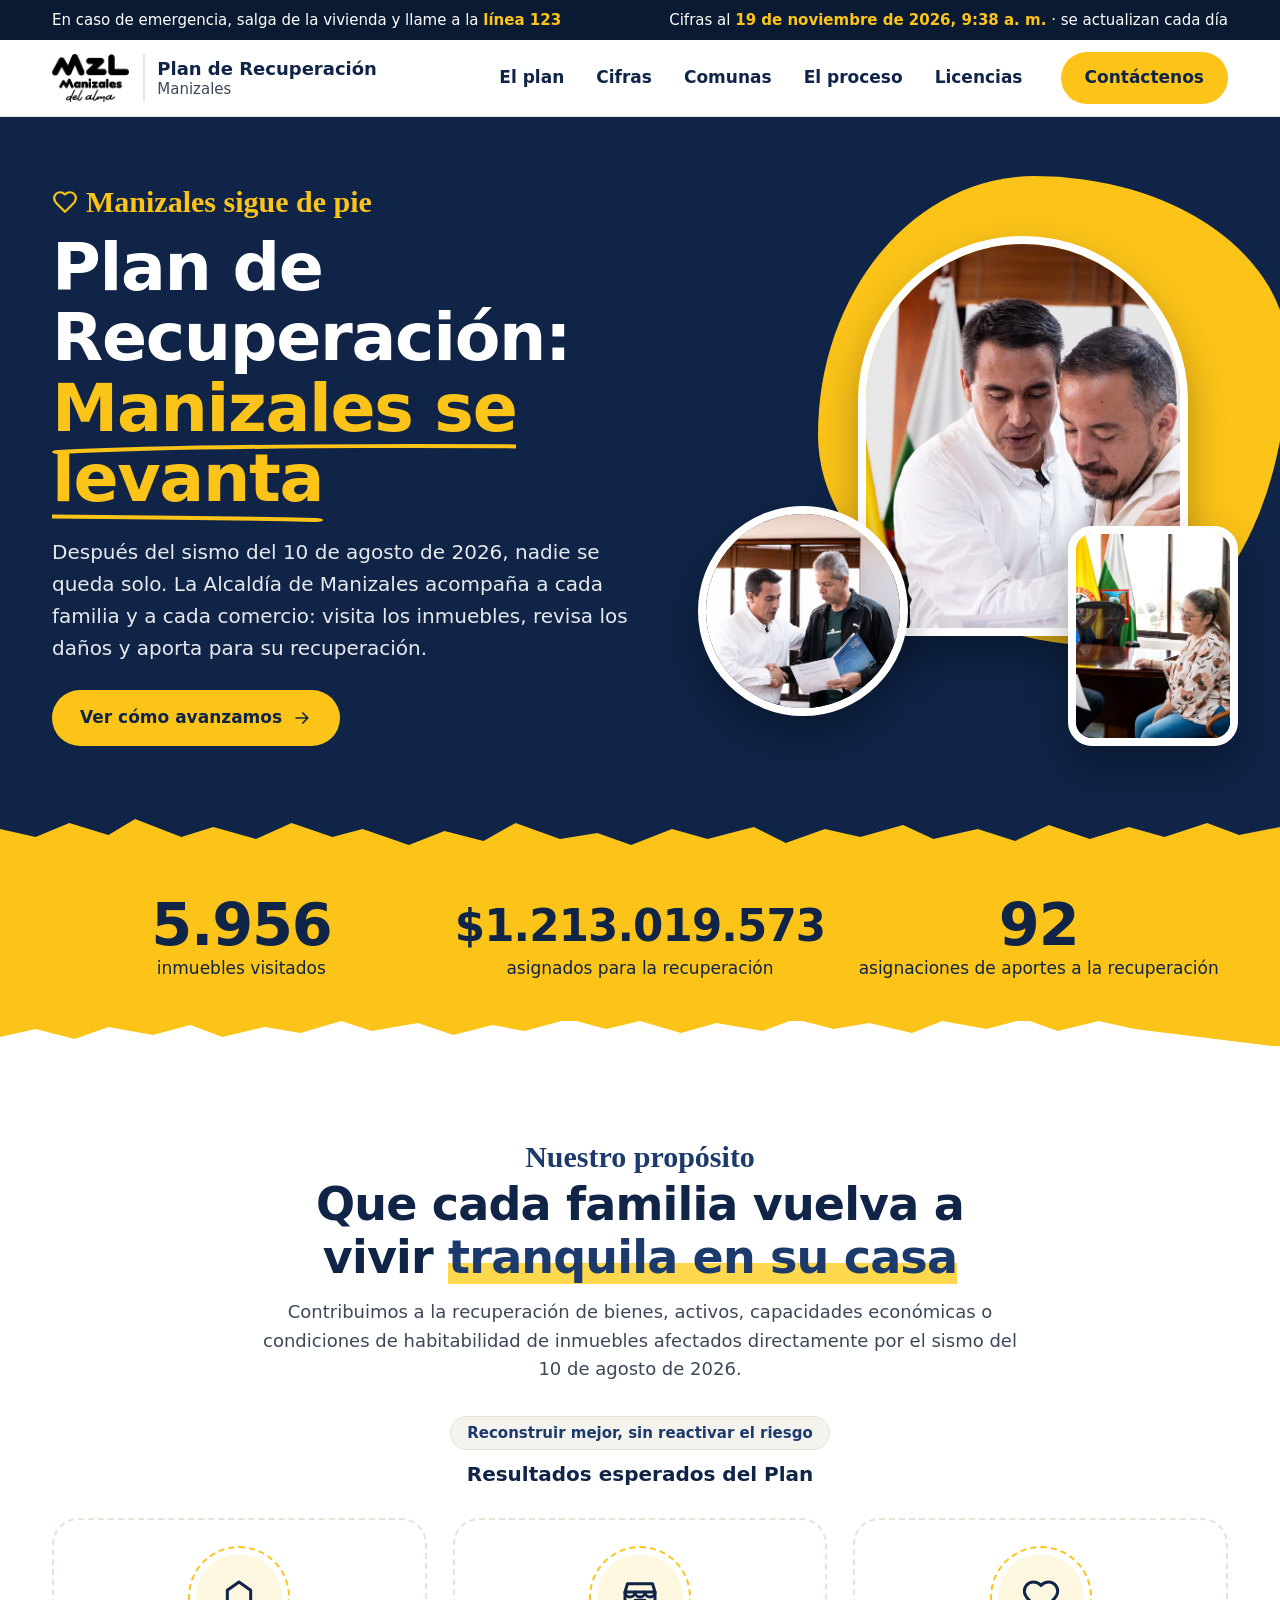
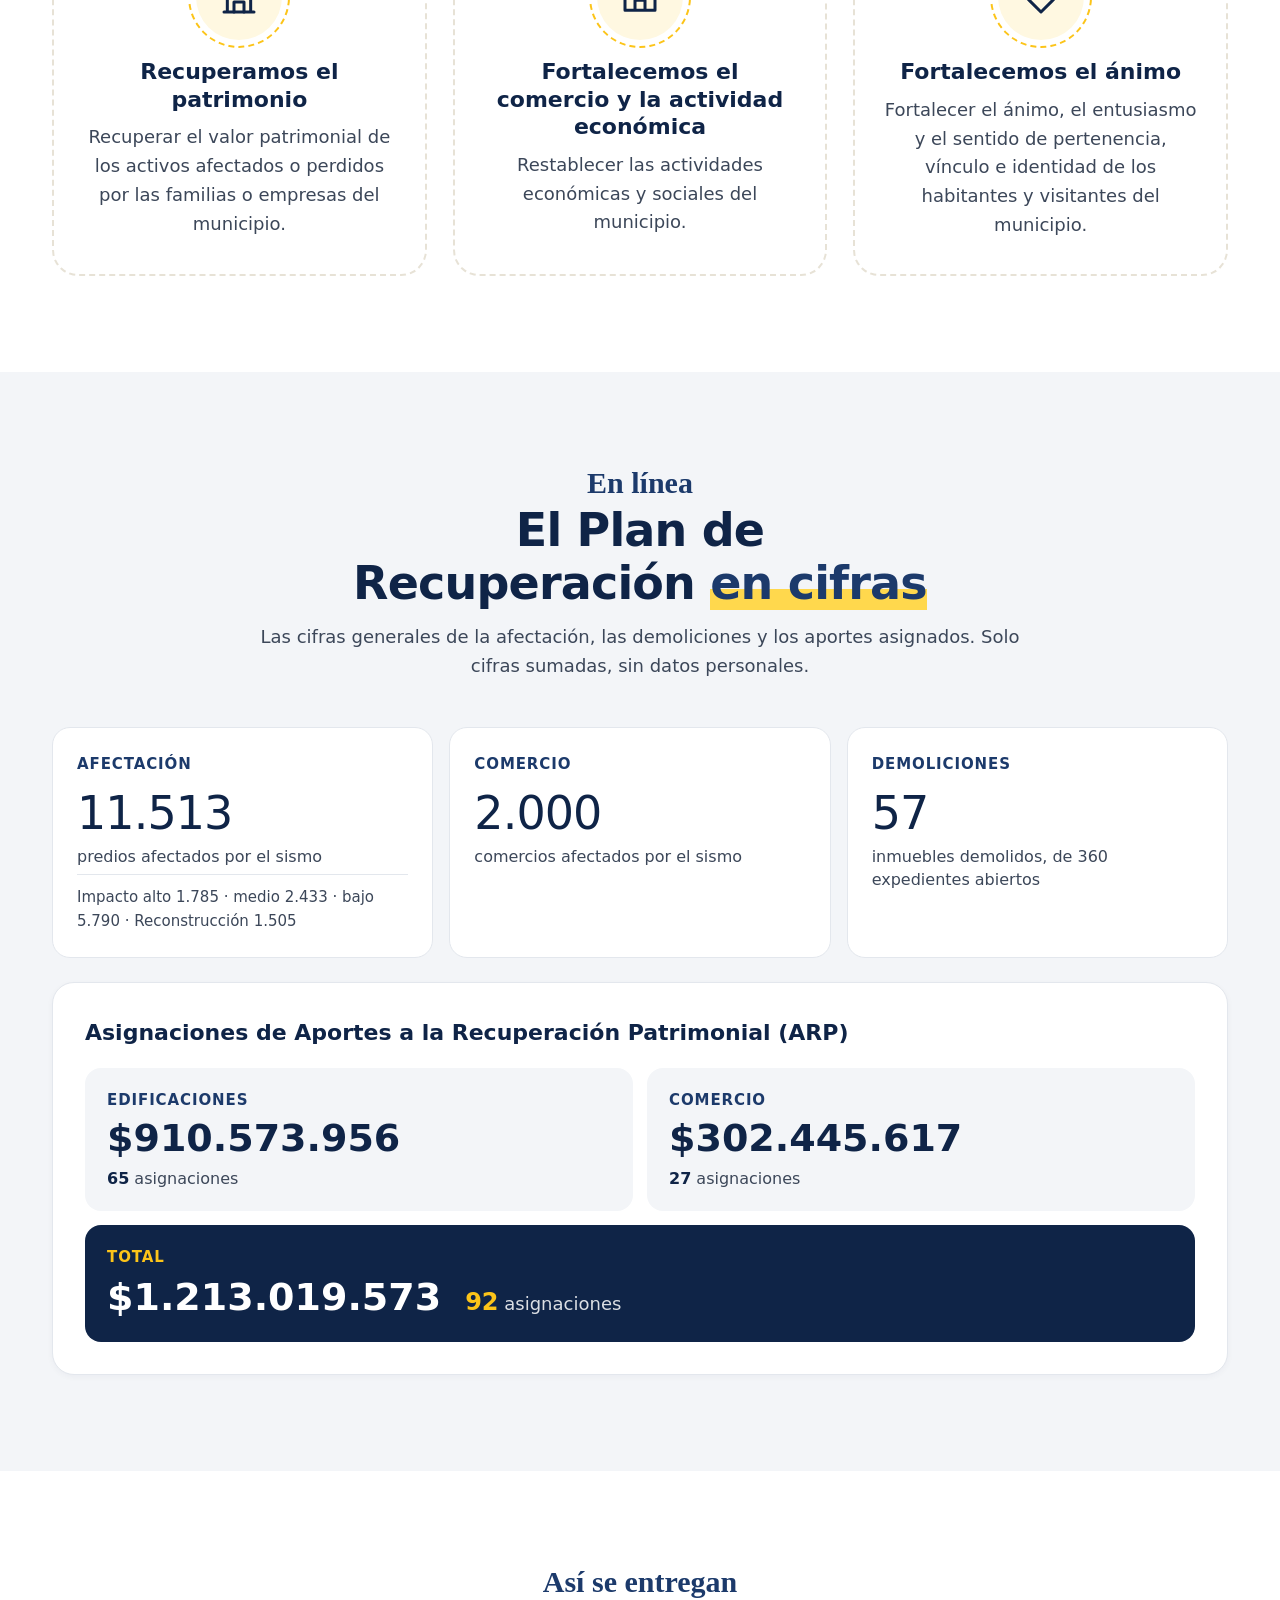
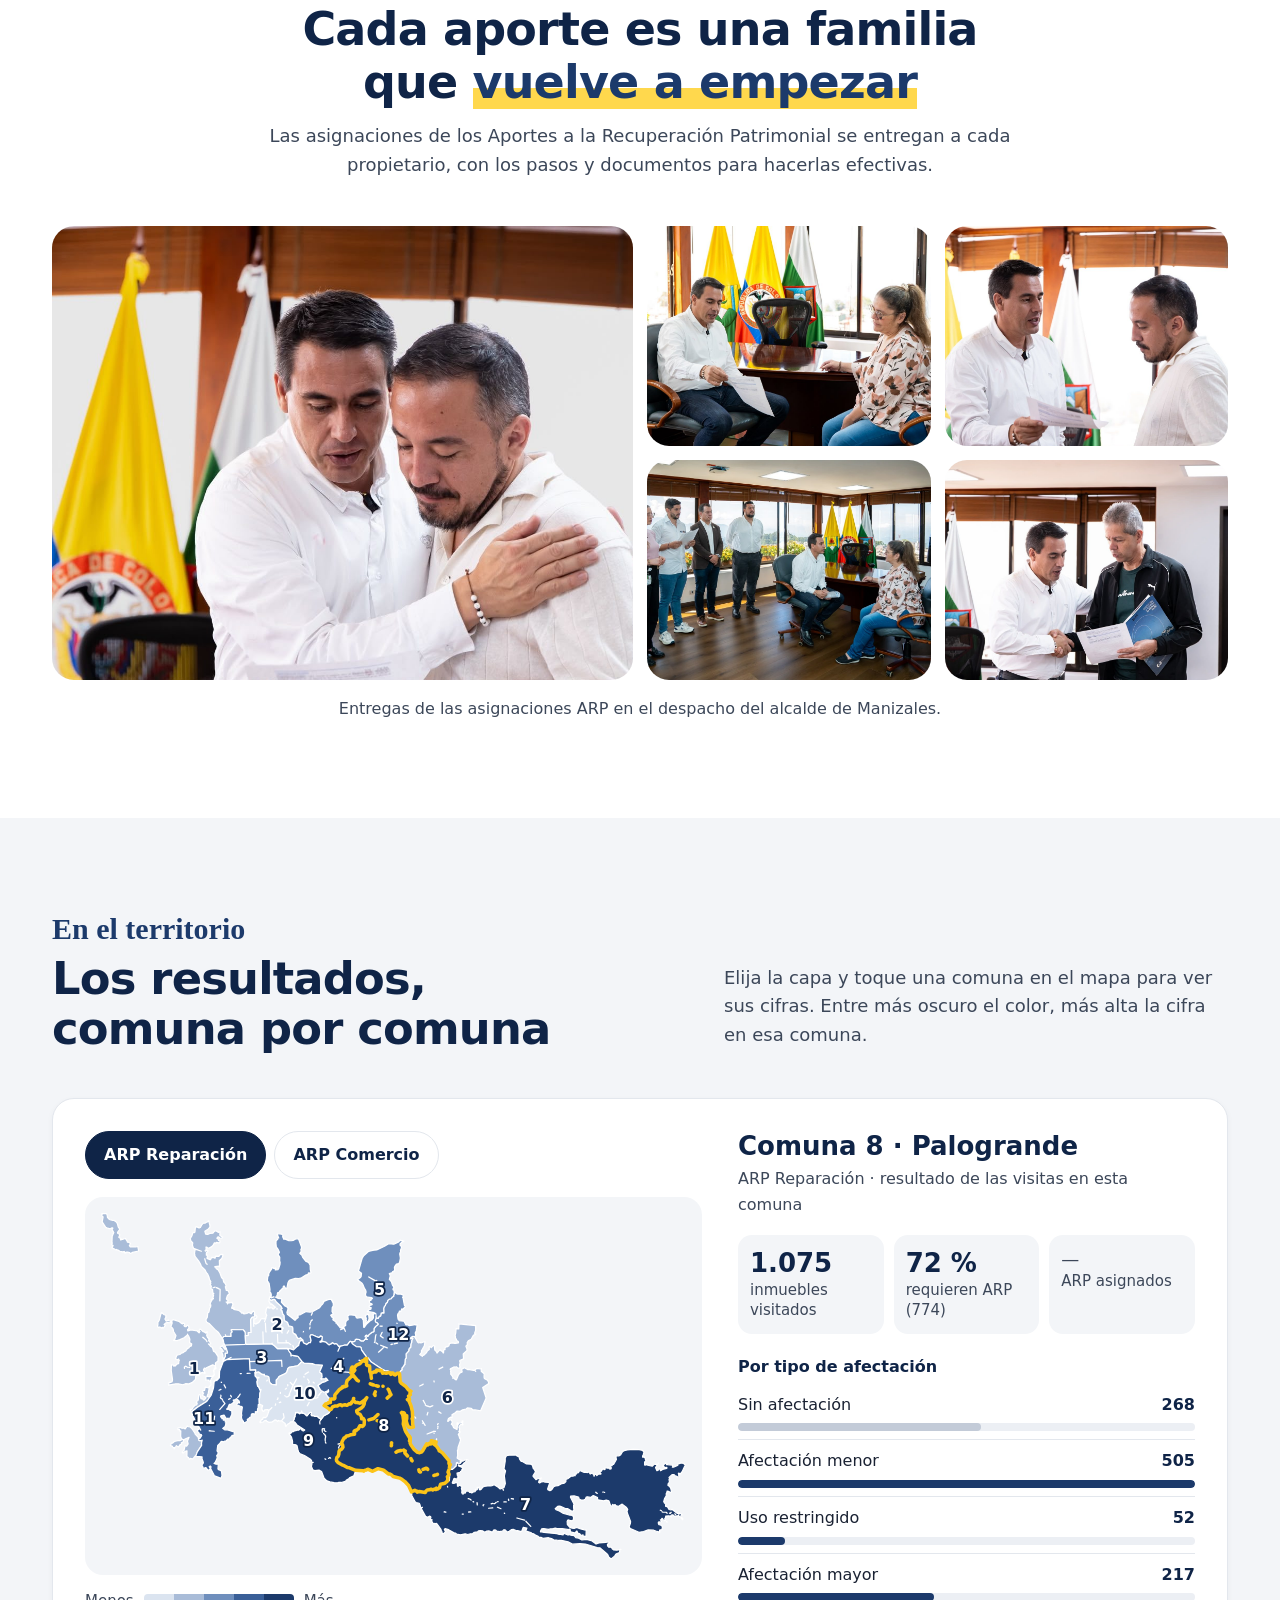
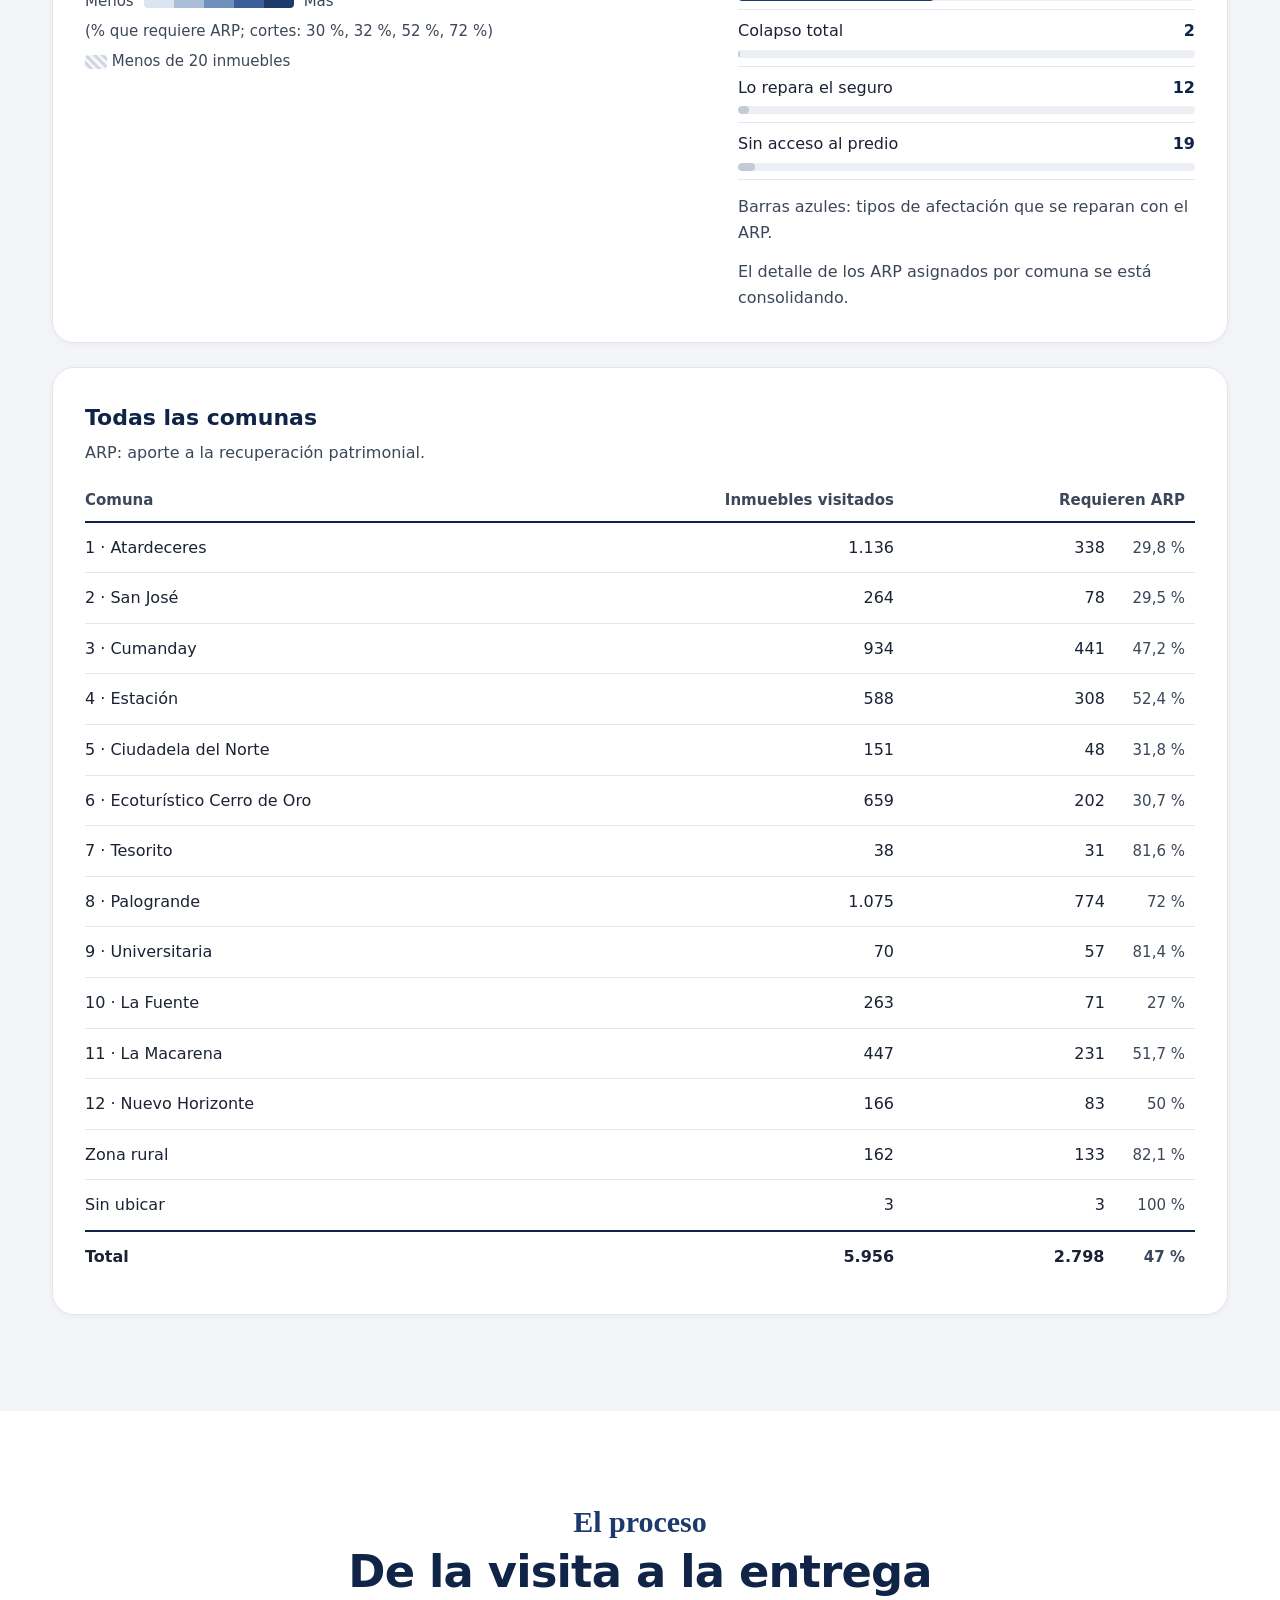
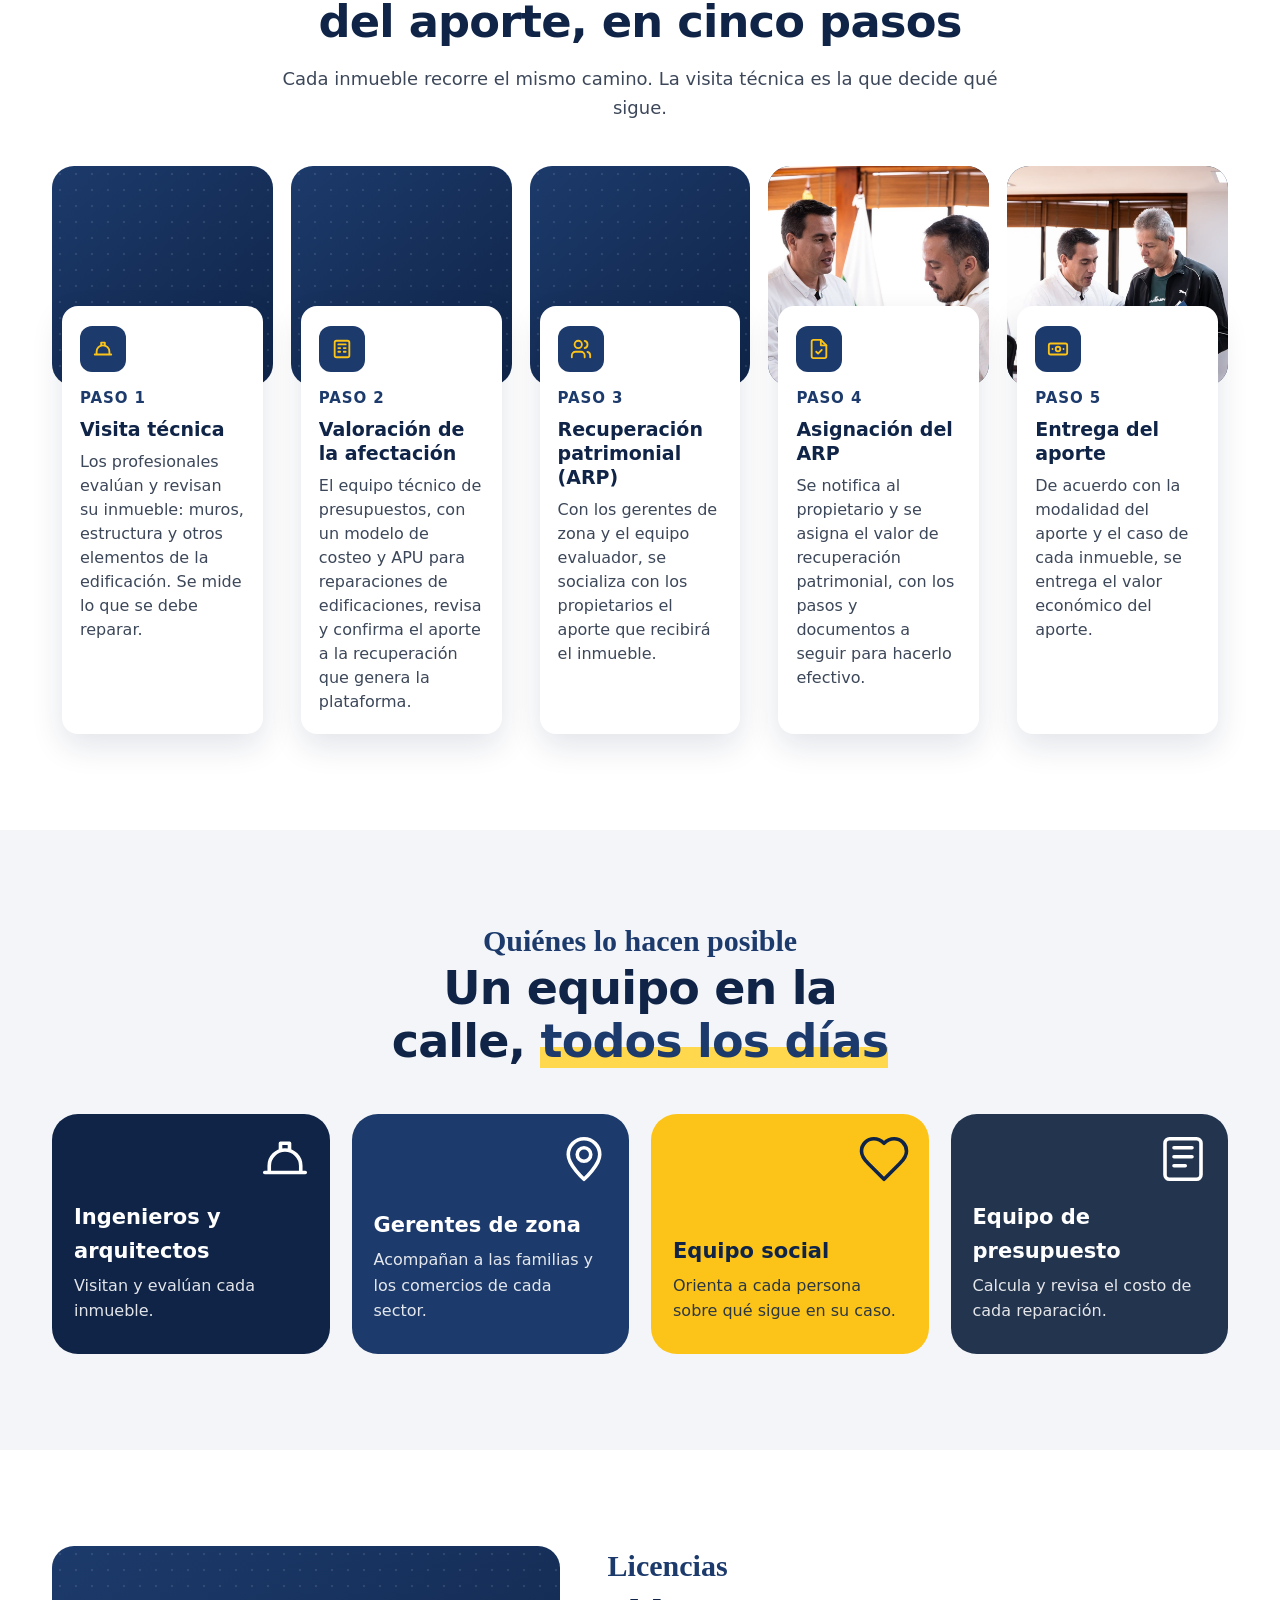
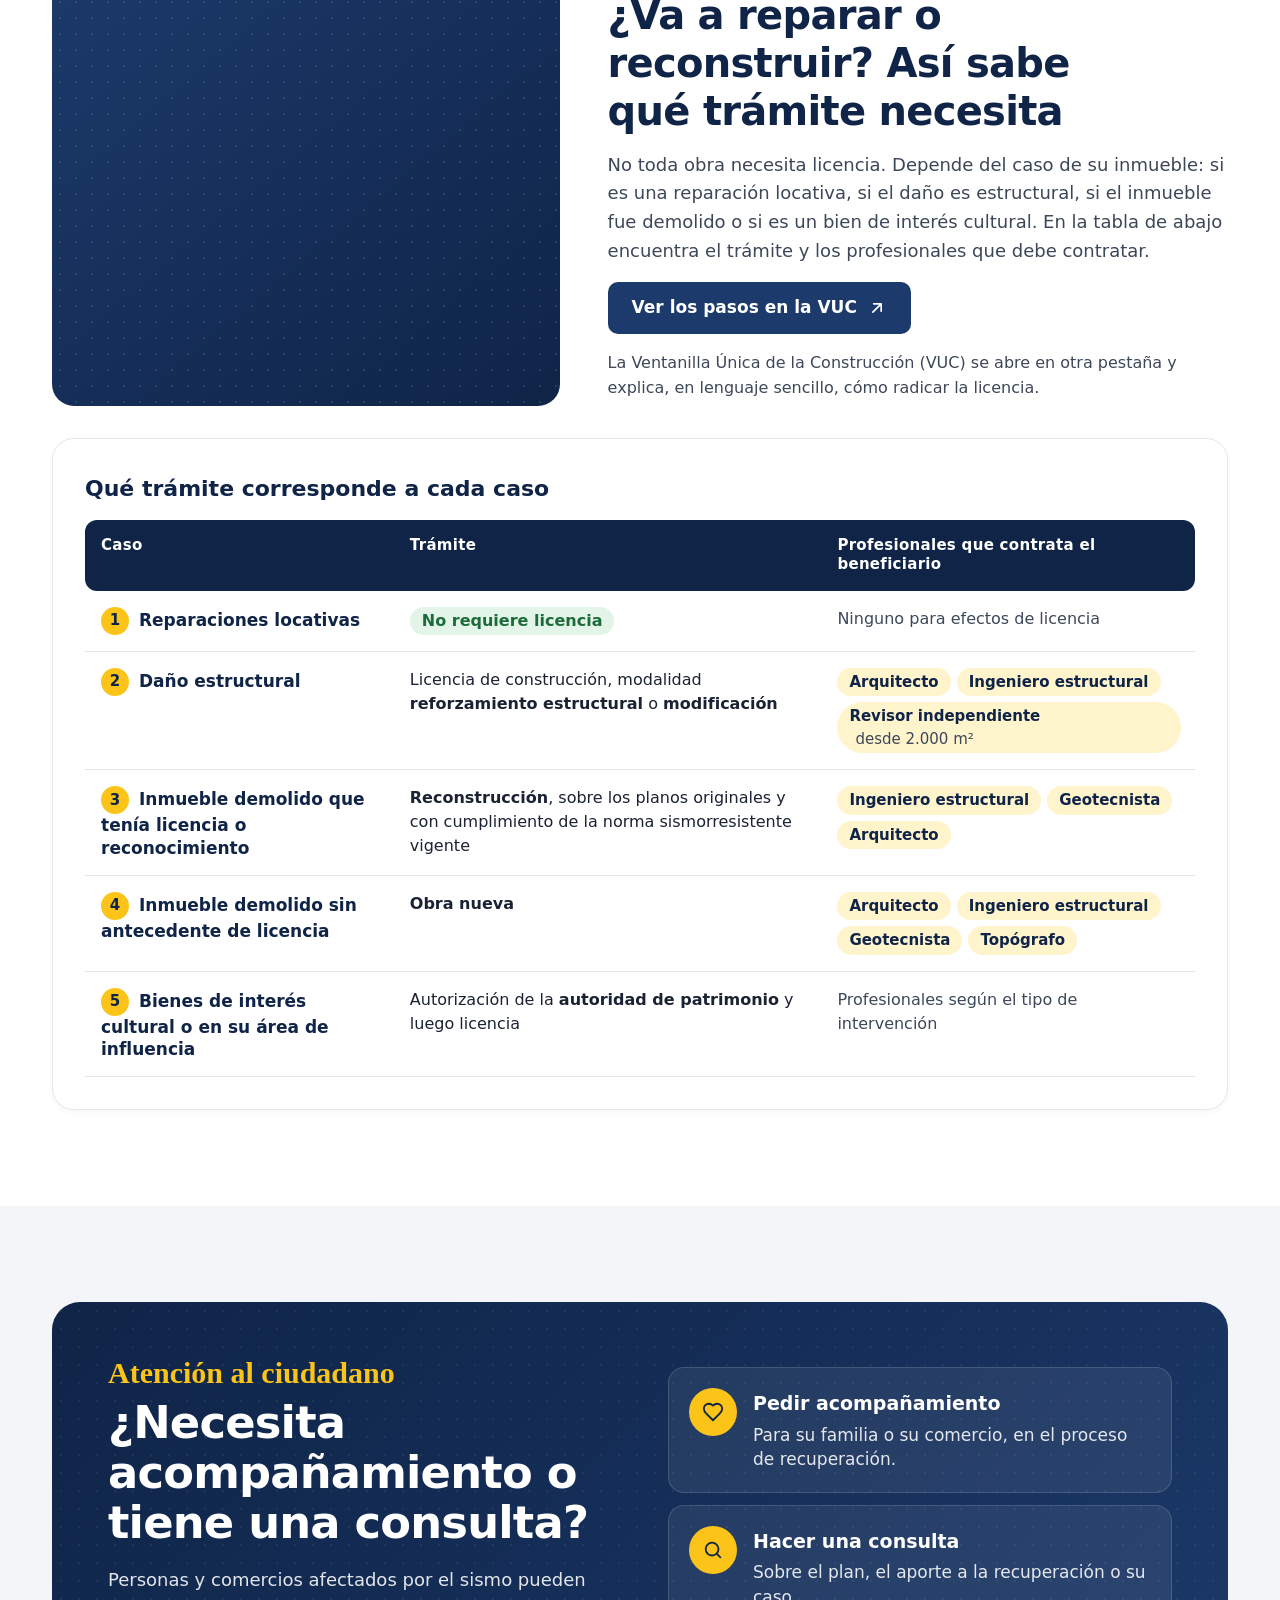
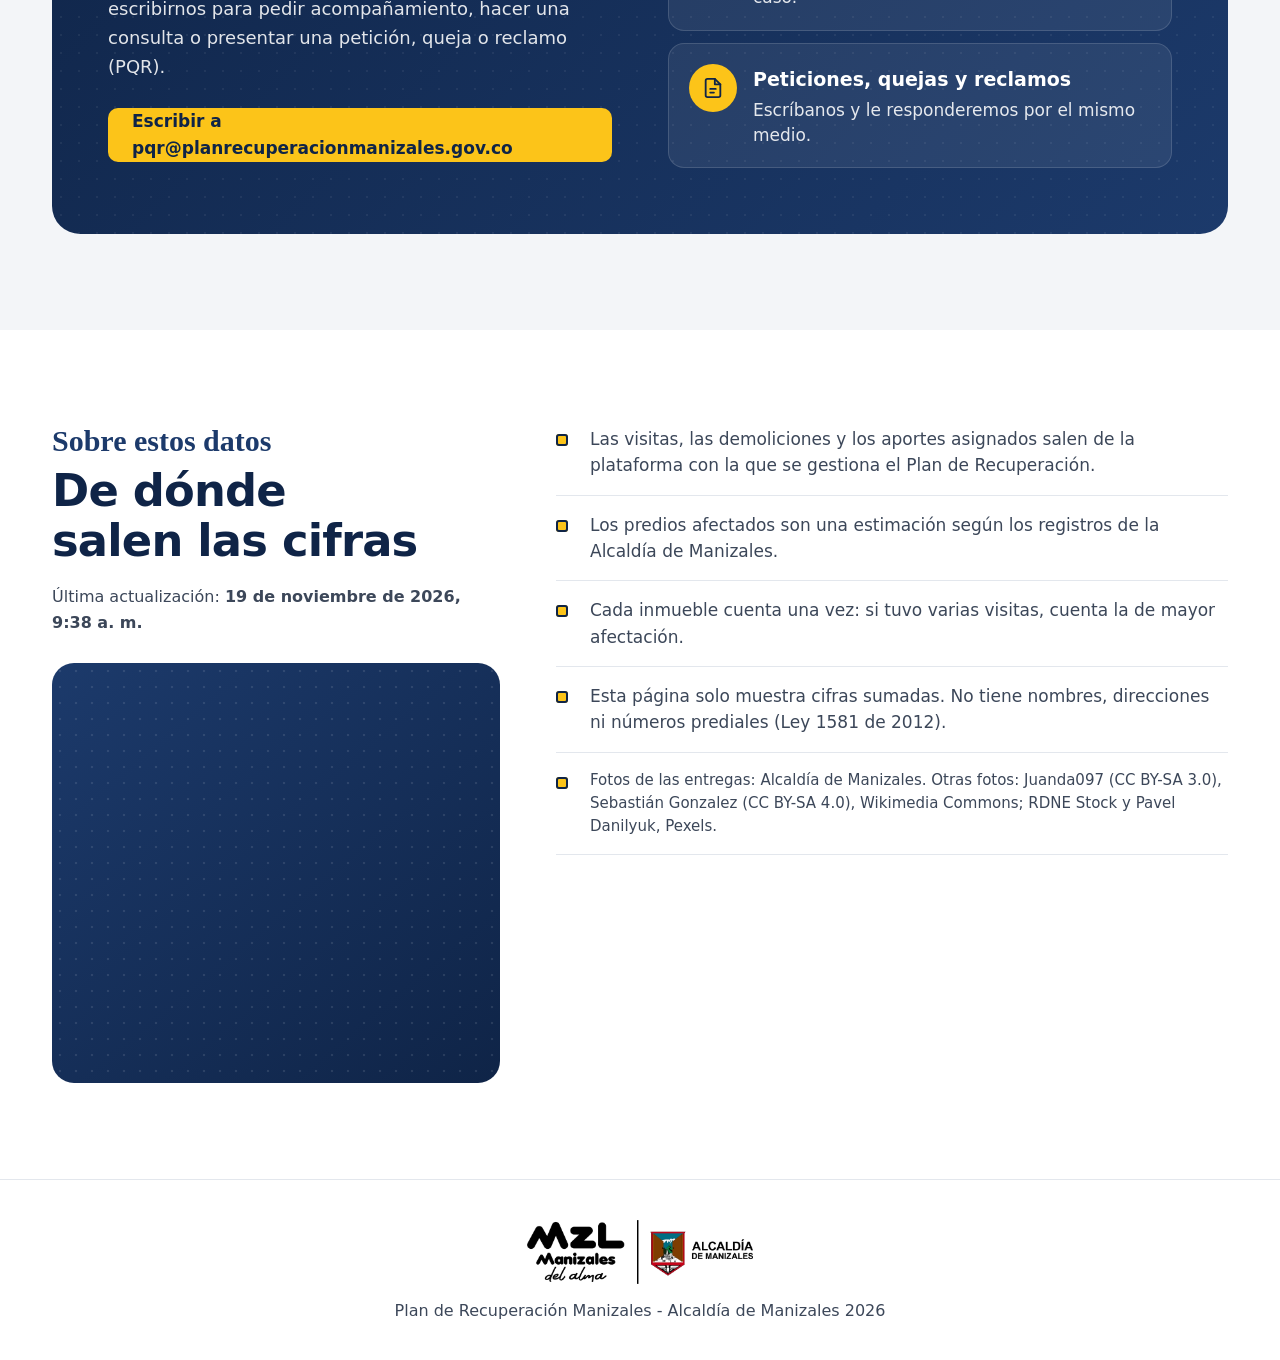
<file: index.html>
<!doctype html>
<html lang="es-CO">
<head>
<meta charset="utf-8">
<meta name="viewport" content="width=device-width, initial-scale=1">
<!-- Lee sus propios archivos (datos/) y, cuando datos/arp.json trae la dirección «en_vivo», las cifras públicas del servidor de la plataforma. -->
<meta http-equiv="Content-Security-Policy" content="default-src 'none'; script-src 'self'; style-src 'self' https://fonts.googleapis.com; font-src https://fonts.gstatic.com; img-src 'self' data:; connect-src 'self' https://api.manizalesconstruye.camacolcaldas.com; base-uri 'none'; form-action 'none'">
<meta name="referrer" content="no-referrer">
<title>Plan de Recuperación Manizales</title>
<meta name="description" content="Plan de Recuperación Manizales: contribuimos a la recuperación de los inmuebles y comercios afectados por el sismo del 10 de agosto de 2026. Cifras en línea, aportes asignados y licencias de construcción.">
<meta name="theme-color" content="#0f2447">
<link rel="icon" href="data:image/svg+xml,%3Csvg xmlns='http://www.w3.org/2000/svg' viewBox='0 0 64 64'%3E%3Crect width='64' height='64' rx='12' fill='%23fcc419'/%3E%3Ctext x='32' y='42' font-family='Arial' font-weight='700' font-size='26' text-anchor='middle' fill='%230f2447'%3EMC%3C/text%3E%3C/svg%3E">
<link rel="preconnect" href="https://fonts.googleapis.com">
<link rel="preconnect" href="https://fonts.gstatic.com" crossorigin>
<link rel="stylesheet" href="https://fonts.googleapis.com/css2?family=DM+Sans:opsz,wght@9..40,400;9..40,500;9..40,600;9..40,700;9..40,800&family=Caveat:wght@700&display=swap">
<link rel="stylesheet" href="css/estilos.css">
<script src="js/app.js" defer></script>
</head>
<body>
<a class="saltar" href="#cifras">Saltar a las cifras</a>

<div class="f-tope"><div class="envoltura"><span>En caso de emergencia, salga de la vivienda y llame a la <b>línea 123</b></span><span>Cifras al <b data-dato="corte">19 de noviembre de 2026</b> · <span data-dato="frecuencia">se actualizan cada día</span></span></div></div>
<header class="encabezado" id="inicio">
  <div class="envoltura cab-barra">
    <a class="marca" href="#inicio" aria-label="Plan de Recuperación Manizales, inicio">
      <img class="marca-logo" src="img/mzl.webp" alt="Manizales del alma" width="322" height="200">
      <span class="marca-txt"><b>Plan de Recuperación</b><span>Manizales</span></span>
    </a>
    <nav class="nav" id="nav" aria-label="Secciones">
      <ul>
        <li><a href="#mision">El plan</a></li>
        <li><a href="#cifras">Cifras</a></li>
        <li><a href="#comunas">Comunas</a></li>
        <li><a href="#proceso">El proceso</a></li>
        <li><a href="#licencias">Licencias</a></li>
        <li class="solo-movil"><a href="#contacto">Contáctenos</a></li>
      </ul>
    </nav>
    <a class="boton amarillo barra-cta" href="#contacto">Contáctenos</a>
    <button class="menu" id="menu" type="button" aria-expanded="false" aria-controls="nav" aria-label="Abrir el menú">
      <svg viewBox="0 0 24 24" aria-hidden="true"><path d="M4 7h16M4 12h16M4 17h16"/></svg>
    </button>
  </div>
</header>

<!-- ============ PORTADA ============ -->
<section class="f-portada" aria-labelledby="h-inicio">
  <div class="envoltura f-portada-g">
    <div>
      <p class="f-mano"><svg viewBox="0 0 24 24" aria-hidden="true"><path d="M19 14c1.5-1.5 3-3.2 3-5.5A5.5 5.5 0 0 0 16.5 3c-1.8 0-3 .5-4.5 2-1.5-1.5-2.7-2-4.5-2A5.5 5.5 0 0 0 2 8.5c0 2.3 1.5 4 3 5.5l7 7z"/></svg>Manizales sigue de pie</p>
      <h1 id="h-inicio">Plan de Recuperación: <span class="f-sub">Manizales se levanta</span></h1>
      <p class="f-lead">Después del sismo del 10 de agosto de 2026, nadie se queda solo. La Alcaldía de Manizales acompaña a cada familia y a cada comercio: visita los inmuebles, revisa los daños y aporta para su recuperación.</p>
      <div class="f-acciones">
        <a class="boton amarillo" href="#cifras">Ver cómo avanzamos <svg viewBox="0 0 24 24" aria-hidden="true"><path d="M5 12h14M13 6l6 6-6 6"/></svg></a>
      </div>
    </div>
    <div class="f-collage" aria-hidden="true">
      <div class="f-mancha"></div>
      <svg class="f-corazon" viewBox="0 0 80 60"><path d="M10 40C-6 18 26 2 40 22 54 2 86 18 70 40 60 52 44 56 40 58"/></svg>
      <img class="f-c1" src="img/fotos/entregas/entrega-abrazo.jpg" alt="" width="1280" height="854">
      <img class="f-c2" src="img/fotos/entregas/entrega-saludo.jpg" alt="" width="1280" height="854">
      <img class="f-c3" src="img/fotos/entregas/entrega-despacho.jpg" alt="" width="1280" height="854">
    </div>
  </div>
</section>
<svg class="f-rasgado a-amarillo" viewBox="0 0 1440 46" preserveAspectRatio="none" aria-hidden="true"><path d="M0 46V18l40 8 38-14 44 12 30-16 52 18 36-10 48 12 40-16 46 14 34-8 52 16 40-14 44 10 36-18 50 16 42-6 38 12 46-16 40 10 52-12 36 16 44-14 40 8 48-12 34 14 50-10 42 12 38-16 46 14 44-12 40 10 48-14 36 12 46-8L1440 18V46z"/></svg>

<main>
  <!-- ============ CIFRAS A DESTACAR ============ -->
  <section class="f-banda f-banda-arriba" aria-label="Cifras a destacar">
    <ul class="envoltura f-banda-g tres">
      <li><b data-dato="total">5.956</b><span>inmuebles visitados</span></li>
      <li><b class="dinero" data-dato="asig_total_valor">$1.384.470.170</b><span>asignados para la recuperación</span></li>
      <li><b data-dato="asig_total_n">104</b><span>asignaciones de aportes a la recuperación</span></li>
    </ul>
    <svg class="f-ras-b" viewBox="0 0 1440 26" preserveAspectRatio="none" aria-hidden="true"><path d="M0 0h1440v10l-40 8-44-10-38 12-50-8-42 10-36-12-48 10-40-6-46 12-34-10-52 8-40-12-44 10-36-6-50 12-42-10-38 8-46-12-40 10-52-8-36 12-44-10-40 6-48-10-34 12-50-8-42 10-38-12-46 10-40-8z"/></svg>
  </section>

  <!-- ============ NUESTRO PROPÓSITO ============ -->
  <section class="seccion" id="mision" aria-labelledby="h-mision">
    <div class="envoltura">
      <div class="f-cabeza">
        <p class="f-mano azul">Nuestro propósito</p>
        <h2 id="h-mision">Que cada familia vuelva a vivir <em>tranquila en su casa</em></h2>
        <p>Contribuimos a la recuperación de bienes, activos, capacidades económicas o condiciones de habitabilidad de inmuebles afectados directamente por el sismo del 10 de agosto de 2026.</p>
      </div>
      <p class="f-pildora"><span>Reconstruir mejor, sin reactivar el riesgo</span>Resultados esperados del Plan</p>
      <ul class="f-tarjetas">
        <li class="f-tarjeta"><span class="f-ic"><svg viewBox="0 0 24 24" aria-hidden="true"><path d="M3 21h18M5 21V8l7-5 7 5v13"/><path d="M9 21v-6h6v6"/></svg></span><h3>Recuperamos el patrimonio</h3><p>Recuperar el valor patrimonial de los activos afectados o perdidos por las familias o empresas del municipio.</p></li>
        <li class="f-tarjeta"><span class="f-ic"><svg viewBox="0 0 24 24" aria-hidden="true"><path d="M3 9l1.5-5h15L21 9M3 9v11h18V9M3 9h18M9 20v-6h6v6"/><path d="M3 9a3 3 0 0 0 6 0 3 3 0 0 0 6 0 3 3 0 0 0 6 0"/></svg></span><h3>Fortalecemos el comercio y la actividad económica</h3><p>Restablecer las actividades económicas y sociales del municipio.</p></li>
        <li class="f-tarjeta"><span class="f-ic"><svg viewBox="0 0 24 24" aria-hidden="true"><path d="M19 14c1.5-1.5 3-3.2 3-5.5A5.5 5.5 0 0 0 16.5 3c-1.8 0-3 .5-4.5 2-1.5-1.5-2.7-2-4.5-2A5.5 5.5 0 0 0 2 8.5c0 2.3 1.5 4 3 5.5l7 7z"/></svg></span><h3>Fortalecemos el ánimo</h3><p>Fortalecer el ánimo, el entusiasmo y el sentido de pertenencia, vínculo e identidad de los habitantes y visitantes del municipio.</p></li>
      </ul>
    </div>
  </section>

  <!-- ============ EL PLAN EN CIFRAS ============ -->
  <section class="seccion fondo" id="cifras" aria-labelledby="h-cifras">
    <div class="envoltura">
      <div class="f-cabeza">
        <p class="f-mano azul">En línea</p>
        <h2 id="h-cifras">El Plan de Recuperación <em>en cifras</em></h2>
        <p>Las cifras generales de la afectación, las demoliciones y los aportes asignados. Solo cifras sumadas, sin datos personales.</p>
      </div>
      <div class="cifras tres">
        <div class="cifra">
          <span class="c-rot">Afectación</span>
          <b data-dato="predios_afectados">11.513</b>
          <span class="c-txt">predios afectados por el sismo</span>
          <span class="c-linea" data-dato="niveles">Impacto alto 1.785 · medio 2.433 · bajo 5.790 · reconstrucción 1.505</span>
        </div>
        <div class="cifra">
          <span class="c-rot">Comercio</span>
          <b data-dato="comercios_afectados">2.000</b>
          <span class="c-txt">comercios afectados por el sismo</span>
        </div>
        <div class="cifra">
          <span class="c-rot">Demoliciones</span>
          <b data-dato="demolidas">57</b>
          <span class="c-txt">inmuebles demolidos, de <span data-dato="expedientes">360</span> expedientes abiertos</span>
        </div>
      </div>

      <div class="tarjeta asignaciones" aria-labelledby="h-asignaciones">
        <h3 id="h-asignaciones">Asignaciones de Aportes a la Recuperación Patrimonial (ARP)</h3>
        <div class="asig-g">
          <div class="asig">
            <span class="c-rot">Edificaciones</span>
            <b data-dato="asig_edif_valor">$757.645.391</b>
            <span><b data-dato="asig_edif_n">48</b> asignaciones</span>
          </div>
          <div class="asig">
            <span class="c-rot">Comercio</span>
            <b data-dato="asig_com_valor">$626.824.779</b>
            <span><b data-dato="asig_com_n">56</b> asignaciones</span>
          </div>
          <div class="asig total">
            <span class="c-rot">Total</span>
            <b data-dato="asig_total_valor">$1.384.470.170</b>
            <span><b data-dato="asig_total_n">104</b> asignaciones</span>
          </div>
        </div>
      </div>
    </div>
  </section>

  <!-- ============ ENTREGAS (fotos reales de la Alcaldía, 19-nov) ============ -->
  <section class="seccion" id="entregas" aria-labelledby="h-entregas">
    <div class="envoltura">
      <div class="f-cabeza">
        <p class="f-mano azul">Así se entregan</p>
        <h2 id="h-entregas">Cada aporte es una familia que <em>vuelve a empezar</em></h2>
        <p>Las asignaciones de los Aportes a la Recuperación Patrimonial se entregan a cada propietario, con los pasos y documentos para hacerlas efectivas.</p>
      </div>
      <ul class="galeria">
        <li class="g-grande"><img src="img/fotos/entregas/entrega-abrazo.jpg" alt="El alcalde abraza a un beneficiario durante la entrega de su aporte" width="1280" height="854" loading="lazy"></li>
        <li><img src="img/fotos/entregas/entrega-despacho.jpg" alt="El alcalde conversa con una propietaria en su despacho" width="1280" height="854" loading="lazy"></li>
        <li><img src="img/fotos/entregas/entrega-documento.jpg" alt="El alcalde explica el documento de asignación a un propietario" width="1280" height="854" loading="lazy"></li>
        <li><img src="img/fotos/entregas/grupo-entrega-1.jpg" alt="El equipo del Plan acompaña la entrega a una propietaria" width="1280" height="854" loading="lazy"></li>
        <li><img src="img/fotos/entregas/entrega-saludo.jpg" alt="El alcalde saluda a un beneficiario con el documento de su aporte" width="1280" height="854" loading="lazy"></li>
      </ul>
      <p class="nota galeria-nota">Entregas de las asignaciones ARP en el despacho del alcalde de Manizales.</p>
    </div>
  </section>

  <!-- ============ COMUNAS ============ -->
  <section class="seccion fondo" id="comunas" aria-labelledby="h-comunas">
    <div class="envoltura">
      <div class="cabeza dos">
        <div>
          <p class="rotulo">En el territorio</p>
          <h2 id="h-comunas">Los resultados, comuna por comuna</h2>
        </div>
        <p>Elija la capa y toque una comuna en el mapa para ver sus cifras. Entre más oscuro el color, más alta la cifra en esa comuna.</p>
      </div>
      <div class="tarjeta mapa-tarjeta">
        <div class="mapa-lado">
          <div class="selector" role="group" aria-label="Capa del mapa" id="metricas">
            <button type="button" data-m="rep" aria-pressed="true">ARP Reparación</button>
            <button type="button" data-m="com" aria-pressed="false">ARP Comercio</button>
          </div>
          <div class="mapa" id="mapa" role="group" aria-label="Mapa de las comunas de Manizales"><p class="cargando">Cargando el mapa…</p></div>
          <div class="escala" id="escala"></div>
        </div>
        <div class="ficha" id="ficha" aria-live="polite"></div>
      </div>
      <div class="tarjeta tabla-tarjeta">
        <h3>Todas las comunas</h3>
        <p class="sub" id="t-sub">ARP: aporte a la recuperación patrimonial.</p>
        <div class="tabla-w" id="t-comunas"></div>
      </div>
    </div>
  </section>

  <!-- ============ EL PROCESO ============ -->
  <section class="seccion" id="proceso" aria-labelledby="h-proceso">
    <div class="envoltura">
      <div class="cabeza centro">
        <p class="rotulo">El proceso</p>
        <h2 id="h-proceso">De la visita a la entrega del aporte, en cinco pasos</h2>
        <p>Cada inmueble recorre el mismo camino. La visita técnica es la que decide qué sigue.</p>
      </div>
      <ol class="servicios cinco">
        <li class="servicio">
          <figure class="foto"><img src="img/fotos/ingeniera-obra.jpg" alt="Una ingeniera con casco blanco y planilla revisa el interior de una vivienda" width="1600" height="1068" loading="lazy"></figure>
          <div class="s-tarjeta">
            <span class="s-ic"><svg viewBox="0 0 24 24" aria-hidden="true"><path d="M3 18h18M5 18v-3a7 7 0 0 1 14 0v3M10 8V5h4v3"/></svg></span>
            <span class="s-paso">Paso 1</span>
            <h3>Visita técnica</h3>
            <p>Los profesionales evalúan y revisan su inmueble: muros, estructura y otros elementos de la edificación. Se mide lo que se debe reparar.</p>
            <p class="s-dato" data-paso="visita" hidden><b></b> <span></span></p>
          </div>
        </li>
        <li class="servicio">
          <figure class="foto"><img src="img/fotos/ingeniera-planos.jpg" alt="Una ingeniera con casco toma notas en su planilla" width="1600" height="1068" loading="lazy"></figure>
          <div class="s-tarjeta">
            <span class="s-ic"><svg viewBox="0 0 24 24" aria-hidden="true"><rect x="4" y="3" width="16" height="18" rx="2"/><path d="M8 7h8M8 11h2M14 11h2M8 15h2M14 15h2"/></svg></span>
            <span class="s-paso">Paso 2</span>
            <h3>Valoración de la afectación</h3>
            <p>El equipo técnico de presupuestos, con un modelo de costeo y APU para reparaciones de edificaciones, revisa y confirma el aporte a la recuperación que genera la plataforma.</p>
            <p class="s-dato" data-paso="valoracion" hidden><b></b> <span></span></p>
          </div>
        </li>
        <li class="servicio">
          <figure class="foto"><img src="img/fotos/entregas/entrega-socializacion.jpg" alt="Una propietaria revisa el documento de su aporte" width="1280" height="854" loading="lazy"></figure>
          <div class="s-tarjeta">
            <span class="s-ic"><svg viewBox="0 0 24 24" aria-hidden="true"><path d="M16 21v-2a4 4 0 0 0-4-4H6a4 4 0 0 0-4 4v2"/><circle cx="9" cy="7" r="4"/><path d="M22 21v-2a4 4 0 0 0-3-3.9M16 3.1a4 4 0 0 1 0 7.8"/></svg></span>
            <span class="s-paso">Paso 3</span>
            <h3>Recuperación patrimonial (ARP)</h3>
            <p>Con los gerentes de zona y el equipo evaluador, se socializa con los propietarios el aporte que recibirá el inmueble.</p>
            <p class="s-dato" data-paso="socializados" hidden><b></b> <span></span></p>
          </div>
        </li>
        <li class="servicio">
          <figure class="foto"><img src="img/fotos/entregas/entrega-documento.jpg" alt="El alcalde explica a un propietario el documento de asignación de su aporte" width="1280" height="854" loading="lazy"></figure>
          <div class="s-tarjeta">
            <span class="s-ic"><svg viewBox="0 0 24 24" aria-hidden="true"><path d="M14 2H6a2 2 0 0 0-2 2v16a2 2 0 0 0 2 2h12a2 2 0 0 0 2-2V8z"/><path d="M14 2v6h6M9 15l2 2 4-4"/></svg></span>
            <span class="s-paso">Paso 4</span>
            <h3>Asignación del ARP</h3>
            <p>Se notifica al propietario y se asigna el valor de recuperación patrimonial, con los pasos y documentos a seguir para hacerlo efectivo.</p>
            <p class="s-dato" data-paso="asignados" hidden><b></b> <span></span></p>
          </div>
        </li>
        <li class="servicio">
          <figure class="foto"><img src="img/fotos/entregas/entrega-saludo.jpg" alt="El alcalde saluda a un beneficiario al entregarle el documento de su aporte" width="1280" height="854" loading="lazy"></figure>
          <div class="s-tarjeta">
            <span class="s-ic"><svg viewBox="0 0 24 24" aria-hidden="true"><rect x="2" y="6" width="20" height="12" rx="2"/><circle cx="12" cy="12" r="2.5"/><path d="M6 12h.01M18 12h.01"/></svg></span>
            <span class="s-paso">Paso 5</span>
            <h3>Entrega del aporte</h3>
            <p>De acuerdo con la modalidad del aporte y el caso de cada inmueble, se entrega el valor económico del aporte.</p>
            <p class="s-dato" data-paso="entregados" hidden><b></b> <span></span></p>
          </div>
        </li>
      </ol>

      <!-- (19-nov) Oculto por ahora, a pedido de Manuel: las fases de la demolición. El JS lo sigue llenando. -->
      <div class="tarjeta fases-tarjeta" id="demolicion" hidden>
        <div class="fases-cabeza">
          <div>
            <h3>Cuando un inmueble no se puede salvar</h3>
            <p>Una demolición no se decide en la visita. Pasa por estas cinco fases antes de ejecutarse.</p>
          </div>
          <p class="fases-total"><b data-dato="demolidas">57</b> ya demolidos: <span data-dato="por_municipio">50</span> por el municipio y <span data-dato="por_particular">7</span> por particulares</p>
        </div>
        <ol class="fases" id="fases"></ol>
        <p class="nota">Expedientes en cada fase, de los <span data-dato="expedientes">360</span> abiertos.</p>
      </div>
    </div>
  </section>

  <!-- ============ EL EQUIPO (sin cantidades de personas) ============ -->
  <section class="seccion fondo" id="equipo" aria-labelledby="h-equipo">
    <div class="envoltura">
      <div class="f-cabeza">
        <p class="f-mano azul">Quiénes lo hacen posible</p>
        <h2 id="h-equipo">Un equipo en la calle, <em>todos los días</em></h2>
      </div>
      <ul class="f-equipo">
        <li class="f-rol"><svg viewBox="0 0 24 24" aria-hidden="true"><path d="M3 18h18M5 18v-3a7 7 0 0 1 14 0v3M10 8V5h4v3"/></svg><h3>Ingenieros y arquitectos</h3><p>Visitan y evalúan cada inmueble.</p></li>
        <li class="f-rol"><svg viewBox="0 0 24 24" aria-hidden="true"><circle cx="12" cy="10" r="3"/><path d="M12 21s-7-6.2-7-11a7 7 0 0 1 14 0c0 4.8-7 11-7 11z"/></svg><h3>Gerentes de zona</h3><p>Acompañan a las familias y los comercios de cada sector.</p></li>
        <li class="f-rol"><svg viewBox="0 0 24 24" aria-hidden="true"><path d="M19 14c1.5-1.5 3-3.2 3-5.5A5.5 5.5 0 0 0 16.5 3c-1.8 0-3 .5-4.5 2-1.5-1.5-2.7-2-4.5-2A5.5 5.5 0 0 0 2 8.5c0 2.3 1.5 4 3 5.5l7 7z"/></svg><h3>Equipo social</h3><p>Orienta a cada persona sobre qué sigue en su caso.</p></li>
        <li class="f-rol"><svg viewBox="0 0 24 24" aria-hidden="true"><rect x="4" y="3" width="16" height="18" rx="2"/><path d="M8 7h8M8 11h8M8 15h5"/></svg><h3>Equipo de presupuesto</h3><p>Calcula y revisa el costo de cada reparación.</p></li>
      </ul>
    </div>
  </section>

  <!-- ============ LICENCIAS ============ -->
  <section class="seccion licencias" id="licencias" aria-labelledby="h-licencias">
    <div class="envoltura">
      <div class="licencia">
        <figure class="foto licencia-foto"><img src="img/fotos/carrera-22.jpg" alt="Carrera 22, en el centro de Manizales, con la catedral al fondo" width="1280" height="960" loading="lazy"></figure>
        <div class="licencia-texto">
          <p class="rotulo">Licencias</p>
          <h2 id="h-licencias">¿Va a reparar o reconstruir? Así sabe qué trámite necesita</h2>
          <p>No toda obra necesita licencia. Depende del caso de su inmueble: si es una reparación locativa, si el daño es estructural, si el inmueble fue demolido o si es un bien de interés cultural. En la tabla de abajo encuentra el trámite y los profesionales que debe contratar.</p>
          <p><a class="boton azul" href="https://vuc.camacolcaldas.com/tramites/licencia-de-construccion" target="_blank" rel="noopener">Ver los pasos en la VUC
            <svg viewBox="0 0 24 24" aria-hidden="true"><path d="M7 17 17 7M8 7h9v9"/></svg></a></p>
          <p class="nota">La Ventanilla Única de la Construcción (VUC) se abre en otra pestaña y explica, en lenguaje sencillo, cómo radicar la licencia.</p>
        </div>
      </div>

      <div class="tarjeta lic-tabla">
        <h3>Qué trámite corresponde a cada caso</h3>
        <table>
          <caption class="oculto">Trámite y profesionales que contrata el beneficiario, según el caso del inmueble</caption>
          <thead><tr><th scope="col">Caso</th><th scope="col">Trámite</th><th scope="col">Profesionales que contrata el beneficiario</th></tr></thead>
          <tbody>
            <tr><th scope="row"><span class="lic-n">1</span>Reparaciones locativas</th><td data-l="Trámite"><span class="lic-sin">No requiere licencia</span></td><td data-l="Profesionales"><span class="lic-nota">Ninguno para efectos de licencia</span></td></tr>
            <tr><th scope="row"><span class="lic-n">2</span>Daño estructural</th><td data-l="Trámite">Licencia de construcción, modalidad <b>reforzamiento estructural</b> o <b>modificación</b></td><td data-l="Profesionales"><ul class="chips"><li>Arquitecto</li><li>Ingeniero estructural</li><li>Revisor independiente <small>desde 2.000 m²</small></li></ul></td></tr>
            <tr><th scope="row"><span class="lic-n">3</span>Inmueble demolido que tenía licencia o reconocimiento</th><td data-l="Trámite"><b>Reconstrucción</b>, sobre los planos originales y con cumplimiento de la norma sismorresistente vigente</td><td data-l="Profesionales"><ul class="chips"><li>Ingeniero estructural</li><li>Geotecnista</li><li>Arquitecto</li></ul></td></tr>
            <tr><th scope="row"><span class="lic-n">4</span>Inmueble demolido sin antecedente de licencia</th><td data-l="Trámite"><b>Obra nueva</b></td><td data-l="Profesionales"><ul class="chips"><li>Arquitecto</li><li>Ingeniero estructural</li><li>Geotecnista</li><li>Topógrafo</li></ul></td></tr>
            <tr><th scope="row"><span class="lic-n">5</span>Bienes de interés cultural o en su área de influencia</th><td data-l="Trámite">Autorización de la <b>autoridad de patrimonio</b> y luego licencia</td><td data-l="Profesionales"><span class="lic-nota">Profesionales según el tipo de intervención</span></td></tr>
          </tbody>
        </table>
      </div>
    </div>
  </section>

  <!-- ============ ATENCIÓN · PQR ============ -->
  <section class="seccion fondo" id="contacto" aria-labelledby="h-contacto">
    <div class="envoltura">
      <div class="ventanilla">
        <div class="v-texto">
          <p class="rotulo claro">Atención al ciudadano</p>
          <h2 id="h-contacto">¿Necesita acompañamiento o tiene una consulta?</h2>
          <p>Personas y comercios afectados por el sismo pueden escribirnos para pedir acompañamiento, hacer una consulta o presentar una petición, queja o reclamo (PQR).</p>
          <p><a class="boton amarillo" href="mailto:pqr@planrecuperacionmanizales.gov.co">Escribir a pqr@planrecuperacionmanizales.gov.co</a></p>
        </div>
        <ul class="v-lista">
          <li><span class="v-ic"><svg viewBox="0 0 24 24" aria-hidden="true"><path d="M19 14c1.5-1.5 3-3.2 3-5.5A5.5 5.5 0 0 0 16.5 3c-1.8 0-3 .5-4.5 2-1.5-1.5-2.7-2-4.5-2A5.5 5.5 0 0 0 2 8.5c0 2.3 1.5 4 3 5.5l7 7z"/></svg></span><div><h3><a href="mailto:pqr@planrecuperacionmanizales.gov.co?subject=Solicitud%20de%20acompa%C3%B1amiento">Pedir acompañamiento</a></h3><p>Para su familia o su comercio, en el proceso de recuperación.</p></div></li>
          <li><span class="v-ic"><svg viewBox="0 0 24 24" aria-hidden="true"><circle cx="11" cy="11" r="7"/><path d="m20 20-3.5-3.5"/></svg></span><div><h3><a href="mailto:pqr@planrecuperacionmanizales.gov.co?subject=Consulta">Hacer una consulta</a></h3><p>Sobre el plan, el aporte a la recuperación o su caso.</p></div></li>
          <li><span class="v-ic"><svg viewBox="0 0 24 24" aria-hidden="true"><path d="M14 2H6a2 2 0 0 0-2 2v16a2 2 0 0 0 2 2h12a2 2 0 0 0 2-2V8z"/><path d="M14 2v6h6M9 13h6M9 17h4"/></svg></span><div><h3><a href="mailto:pqr@planrecuperacionmanizales.gov.co?subject=PQR">Peticiones, quejas y reclamos</a></h3><p>Escríbanos y le responderemos por el mismo medio.</p></div></li>
        </ul>
      </div>
    </div>
  </section>

  <!-- ============ DE DÓNDE SALEN LAS CIFRAS ============ -->
  <section class="seccion" id="datos" aria-labelledby="h-datos">
    <div class="envoltura datos">
      <div>
        <p class="rotulo">Sobre estos datos</p>
        <h2 id="h-datos">De dónde salen las cifras</h2>
        <p class="nota-corte">Última actualización: <b data-dato="corte">19 de noviembre de 2026</b></p>
        <figure class="foto foto-datos"><img src="img/fotos/catedral.jpg" alt="Fachada de la catedral basílica de Manizales" width="1280" height="1707" loading="lazy"></figure>
      </div>
      <ul class="datos-lista">
        <li>Las visitas, las demoliciones y los aportes asignados salen de la plataforma con la que se gestiona el Plan de Recuperación.</li>
        <li>Los predios afectados son una estimación según los registros de la Alcaldía de Manizales.</li>
        <li>Cada inmueble cuenta una vez: si tuvo varias visitas, cuenta la de mayor afectación.</li>
        <li>Esta página solo muestra cifras sumadas. No tiene nombres, direcciones ni números prediales (Ley 1581 de 2012).</li>
        <li class="creditos">Fotos de las entregas: Alcaldía de Manizales. Otras fotos: Juanda097 (CC BY-SA 3.0), Sebastián Gonzalez (CC BY-SA 4.0), Wikimedia Commons; RDNE Stock y Pavel Danilyuk, Pexels.</li>
      </ul>
    </div>
  </section>
</main>

<footer class="pie pie-simple">
  <div class="envoltura">
    <img class="pie-logo" src="img/mzl-alcaldia.webp" alt="Manizales del alma · Alcaldía de Manizales" width="705" height="200">
    <p>Plan de Recuperación Manizales - Alcaldía de Manizales 2026</p>
  </div>
</footer>
<div class="globo" id="globo" role="tooltip" hidden></div>
</body>
</html>
</file>
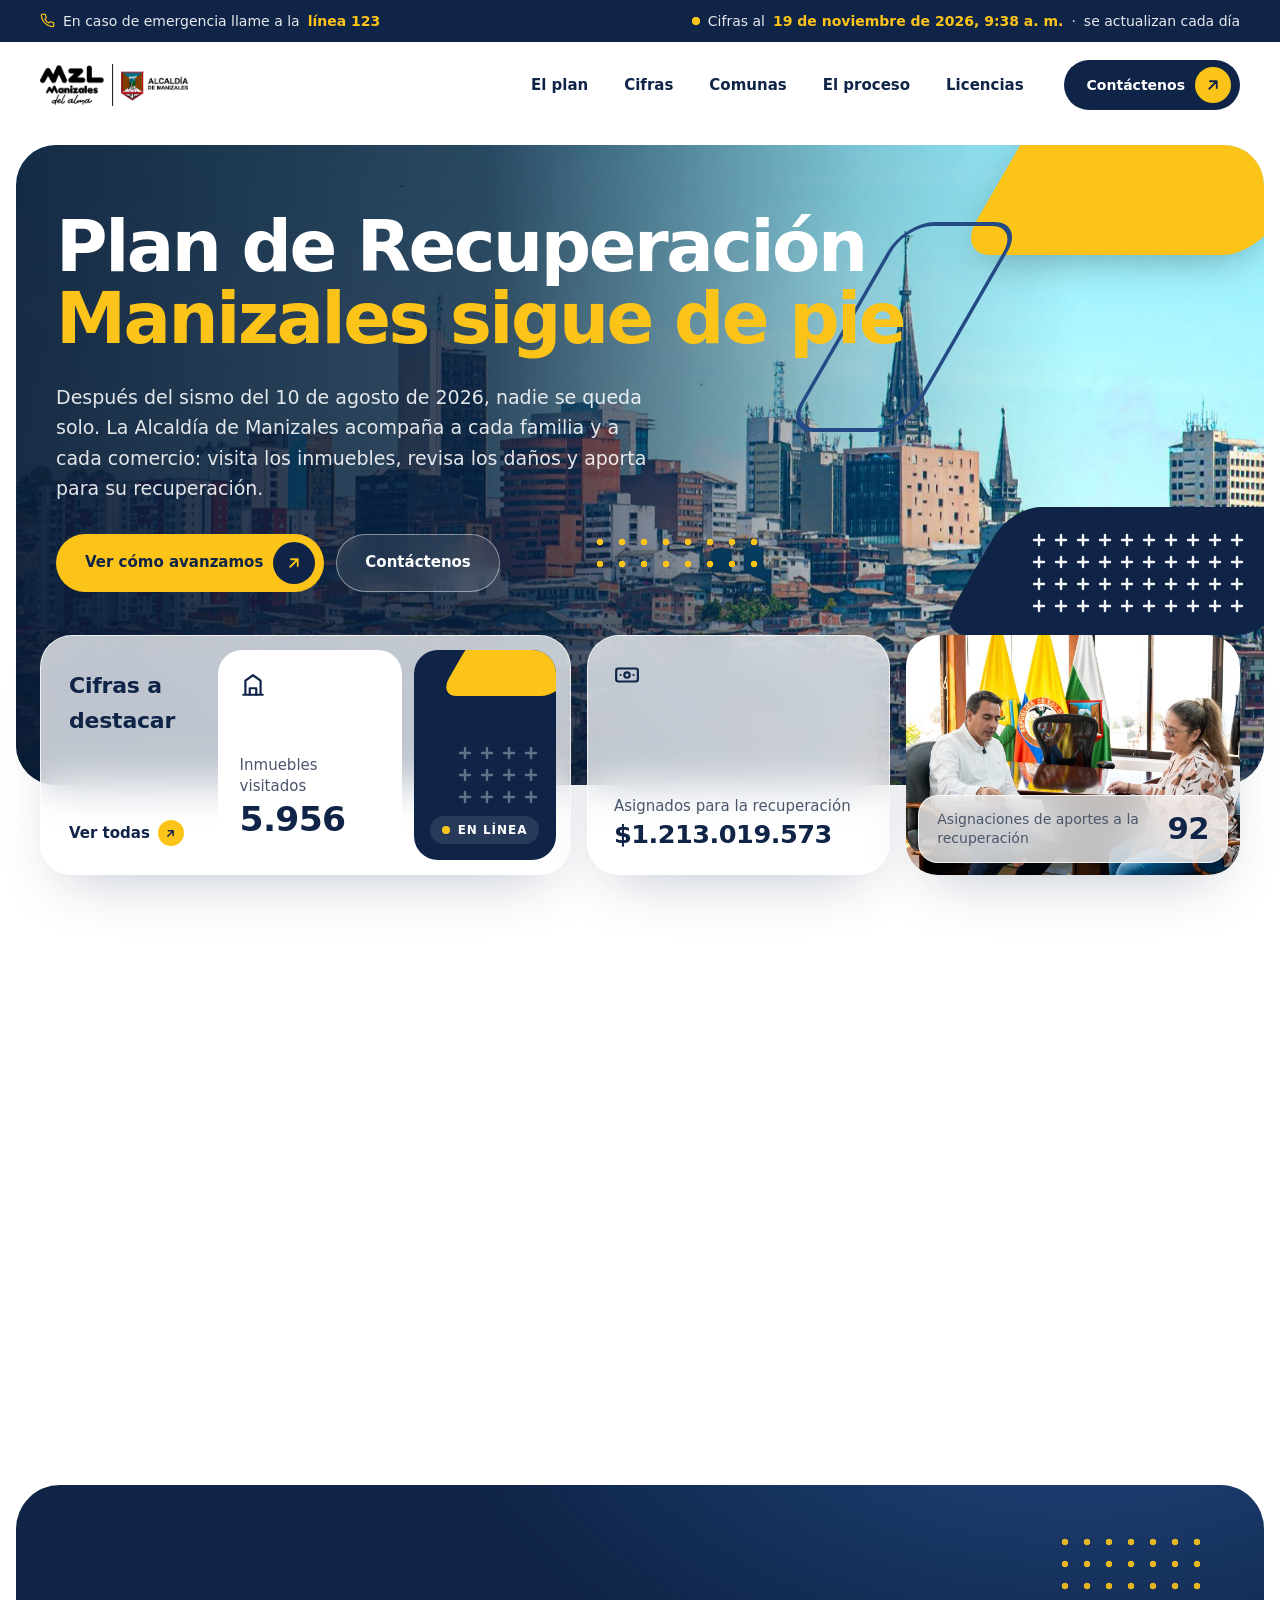
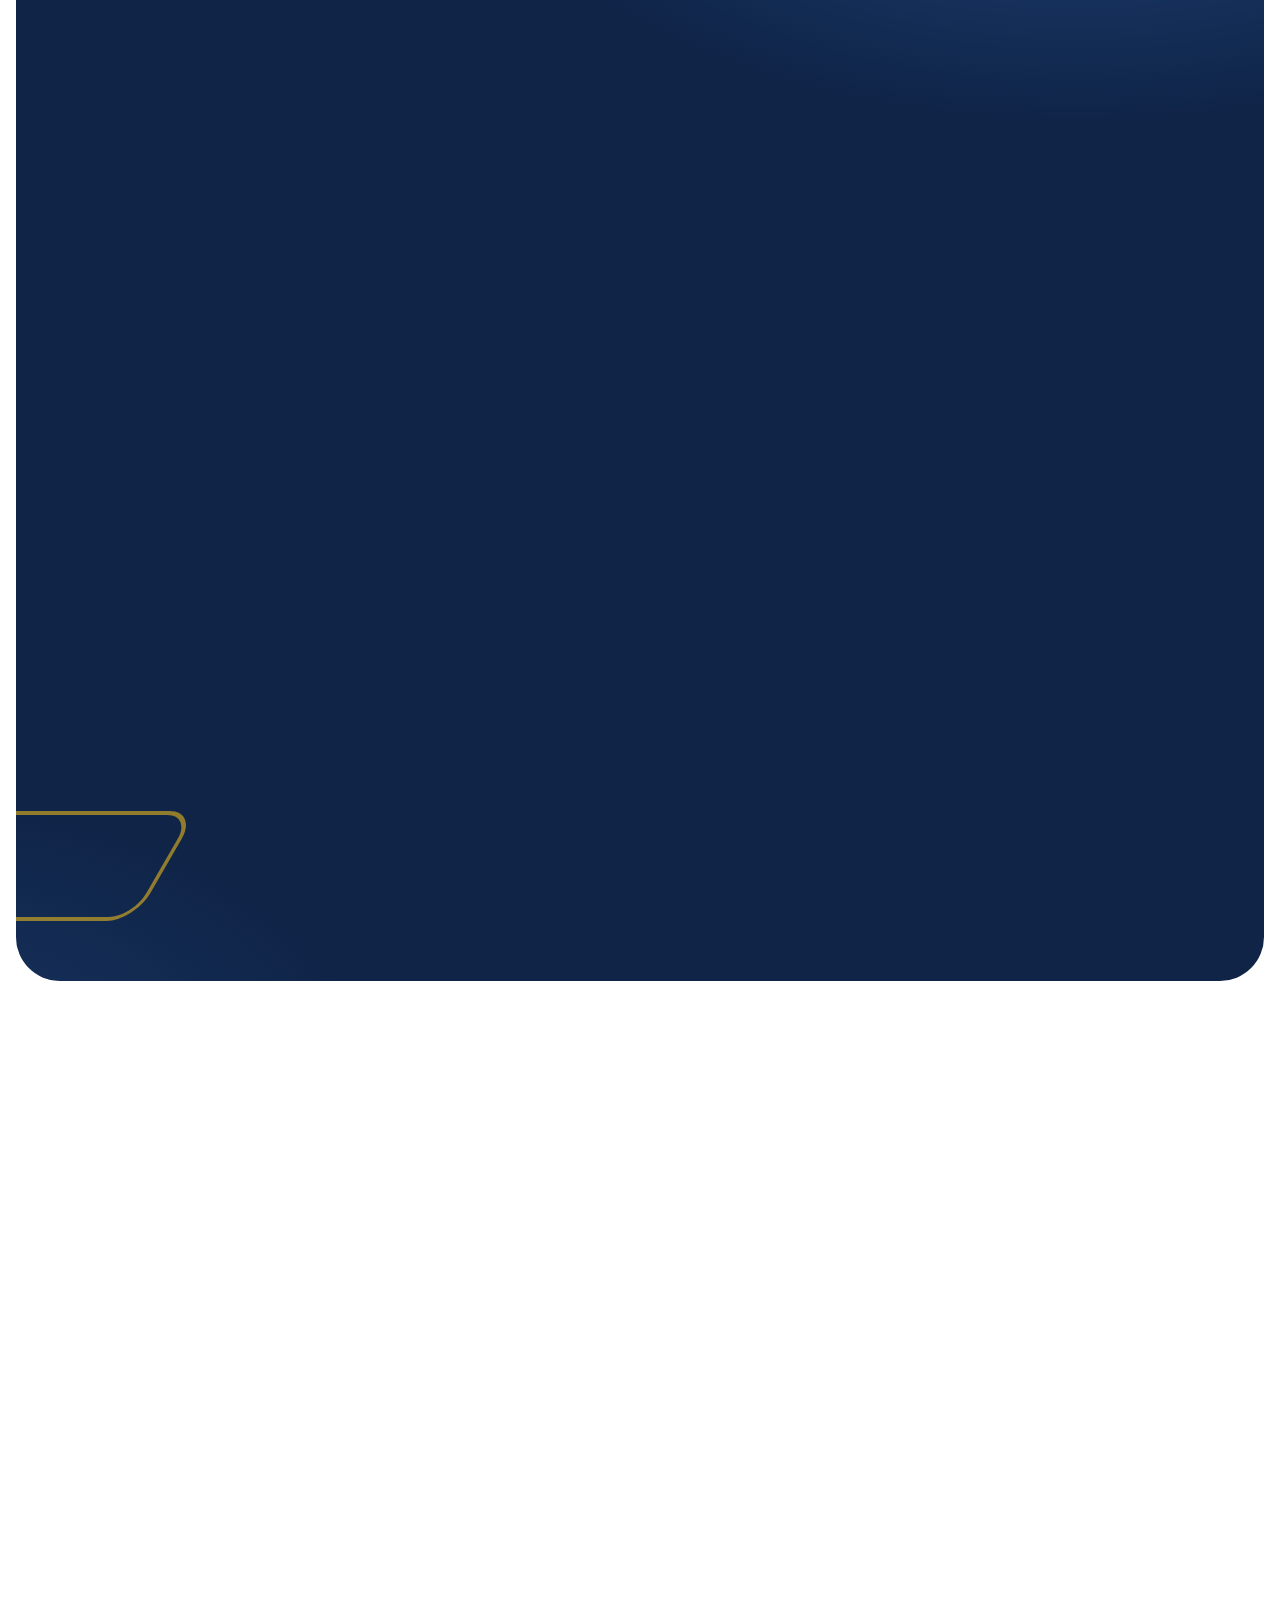
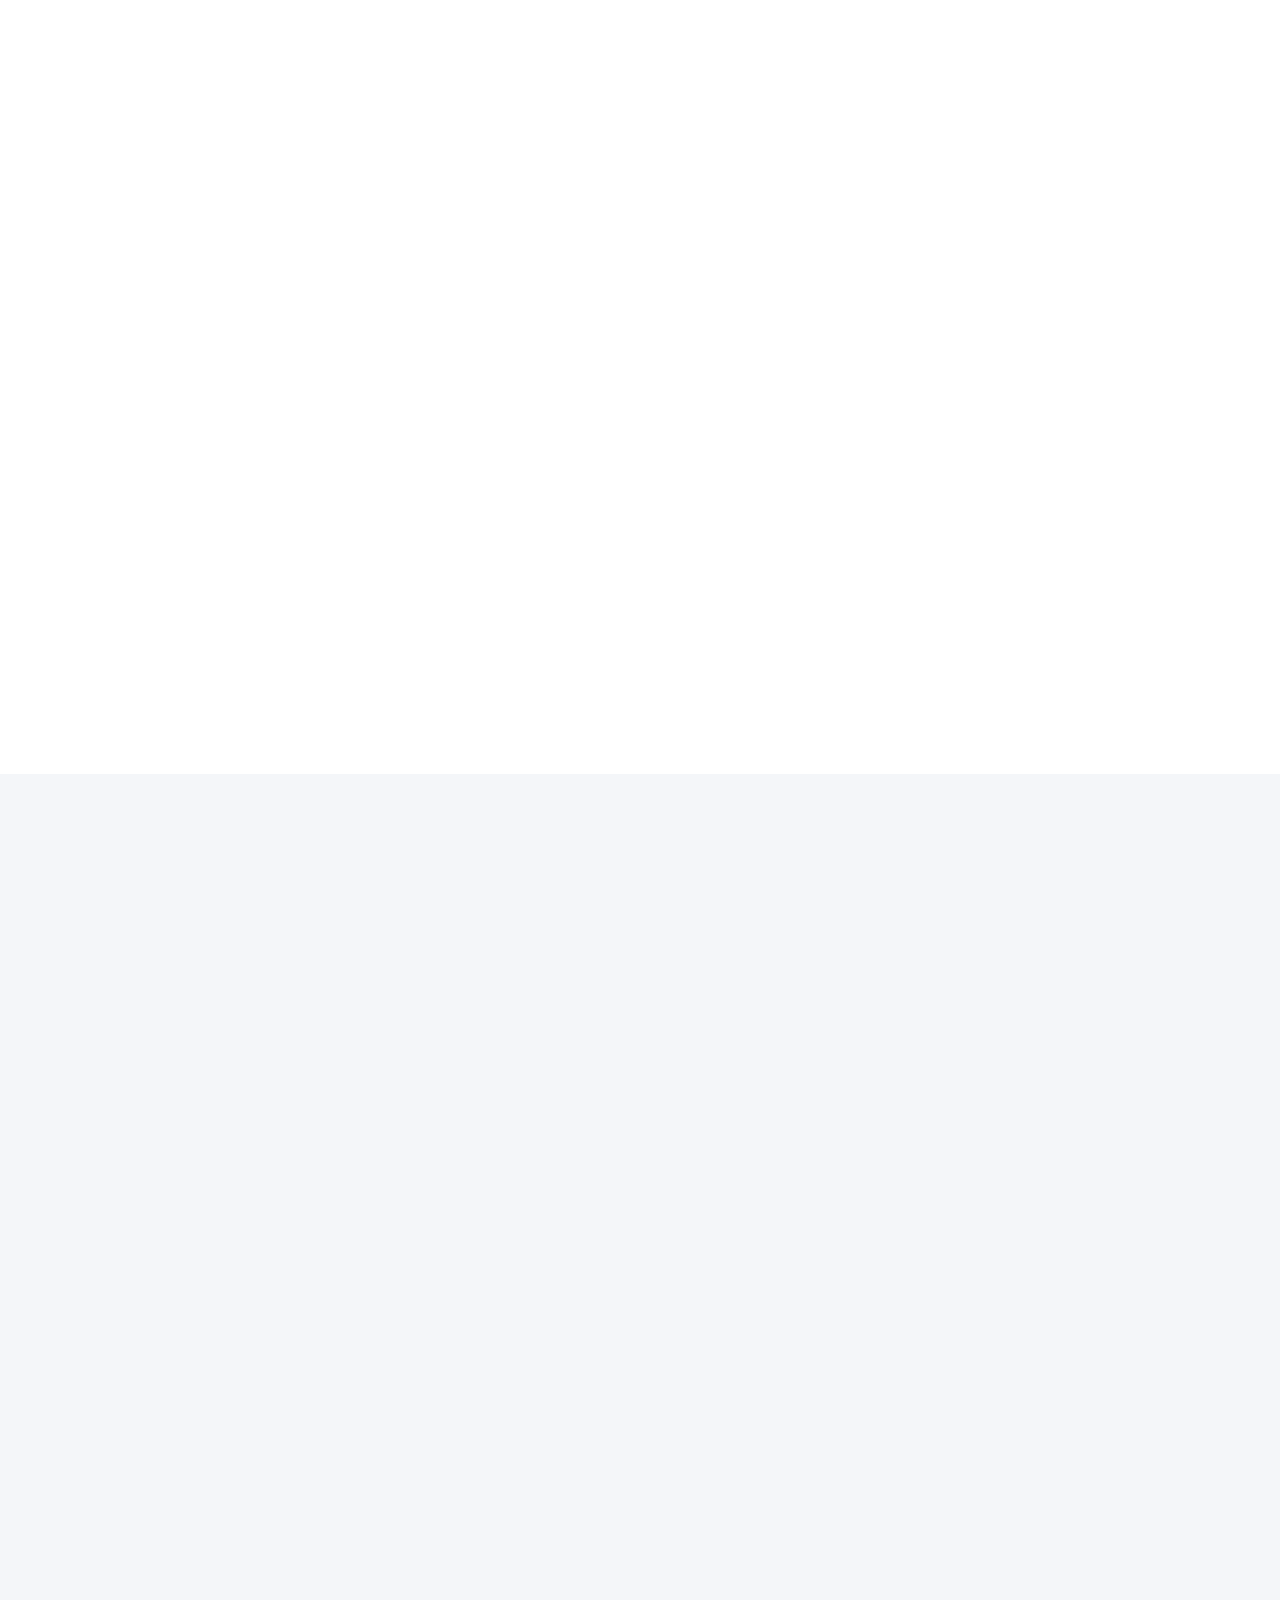
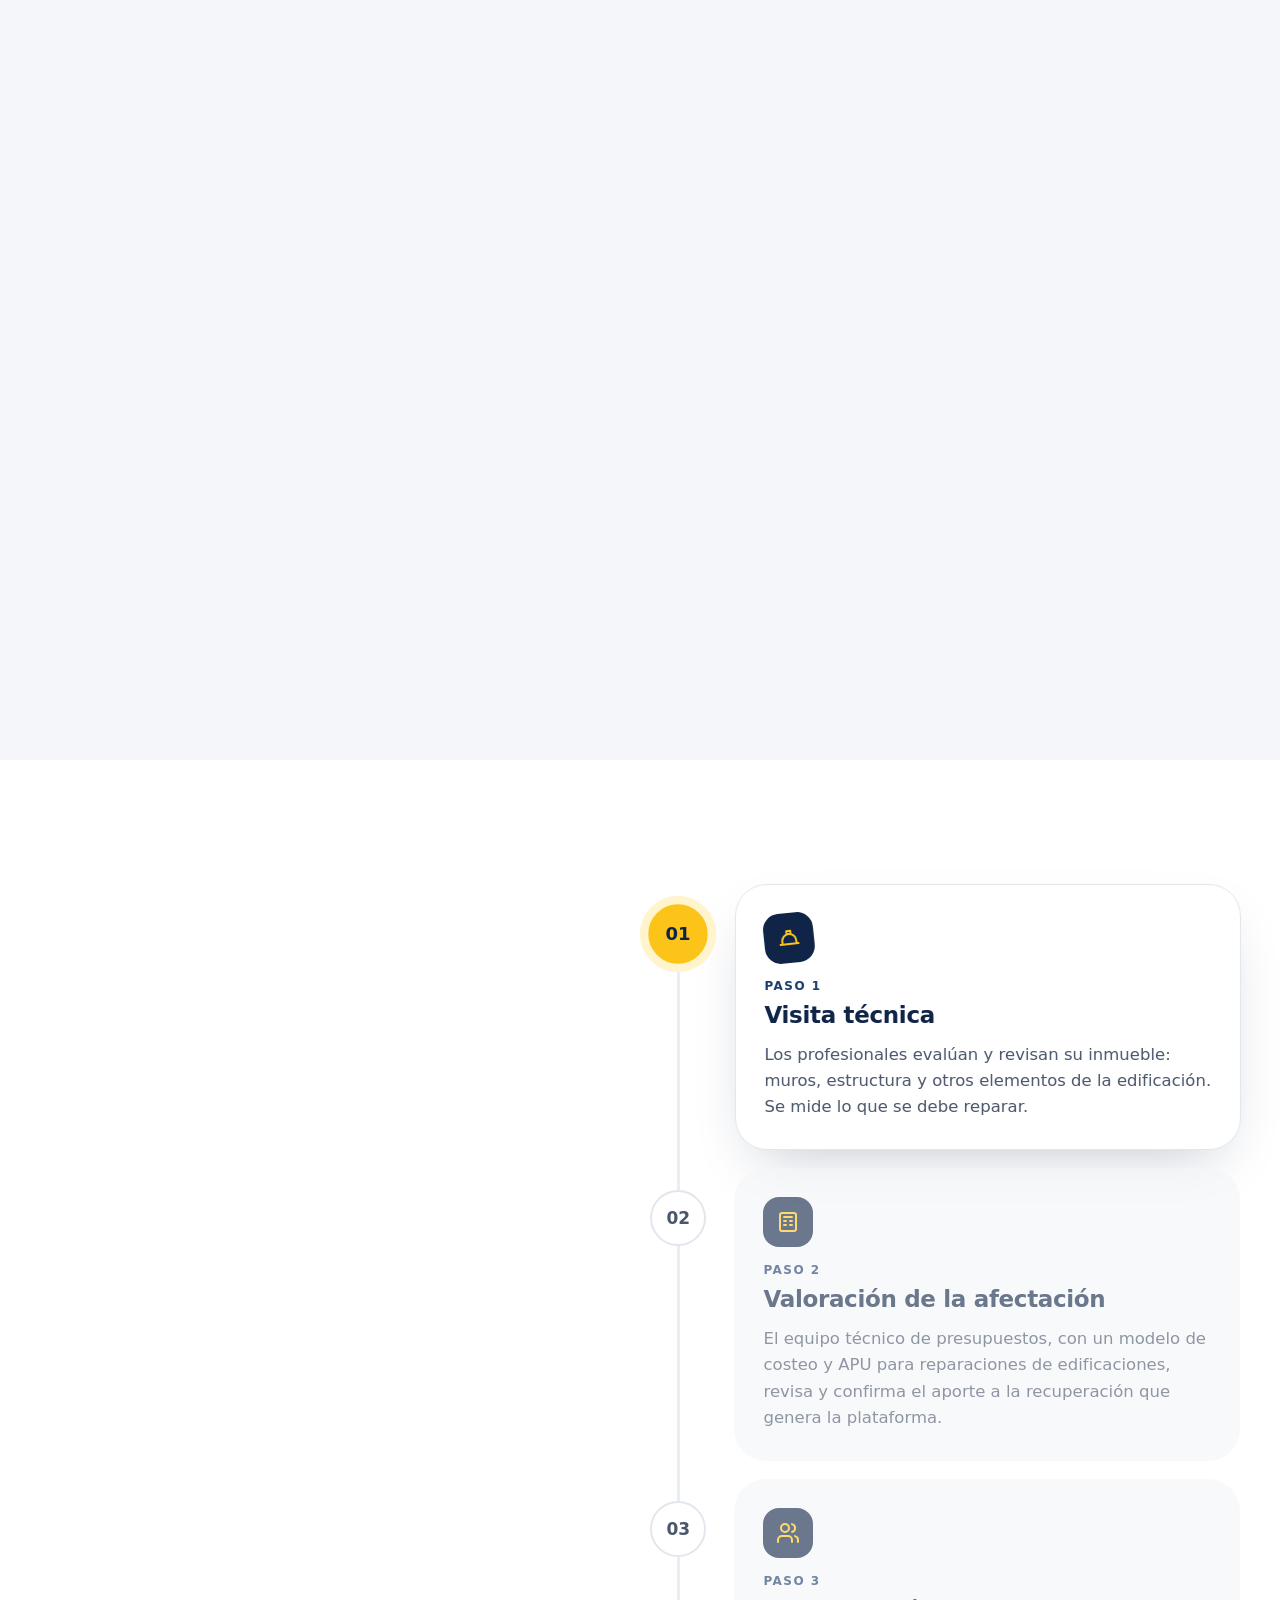
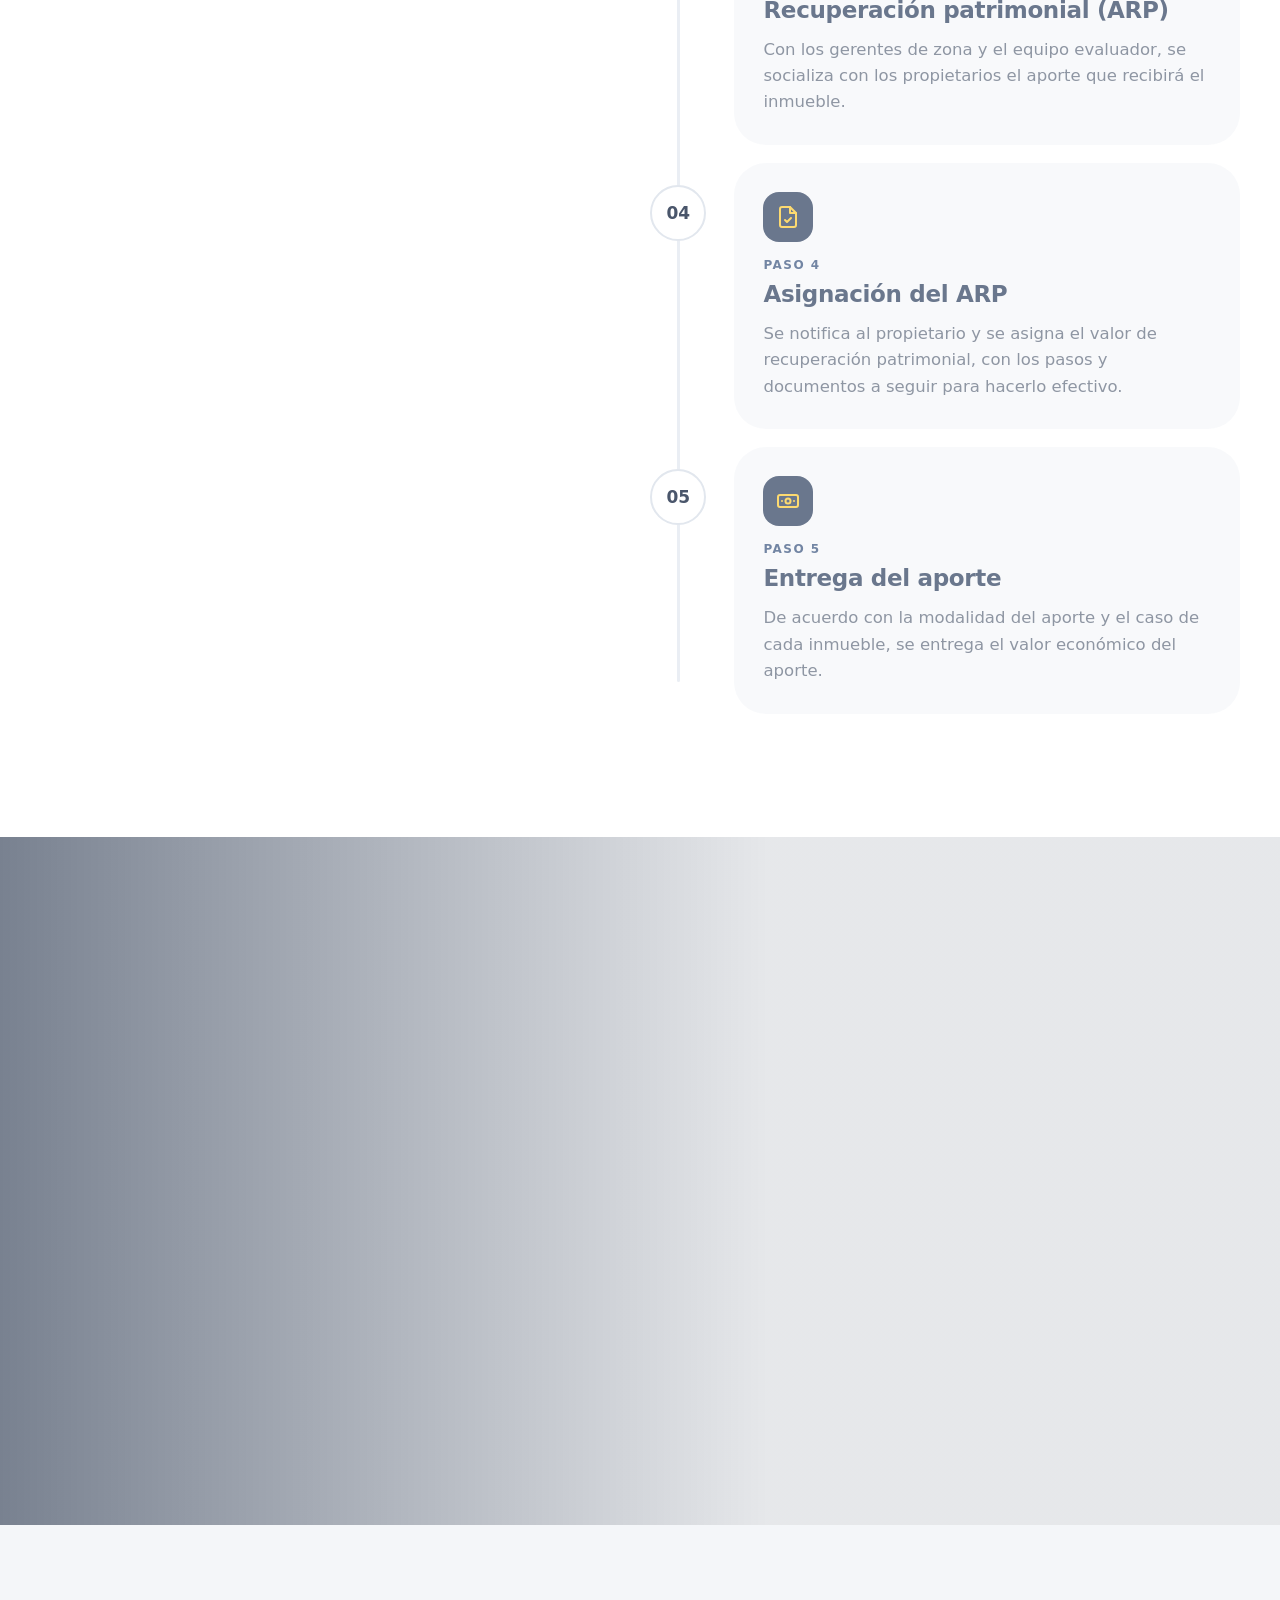
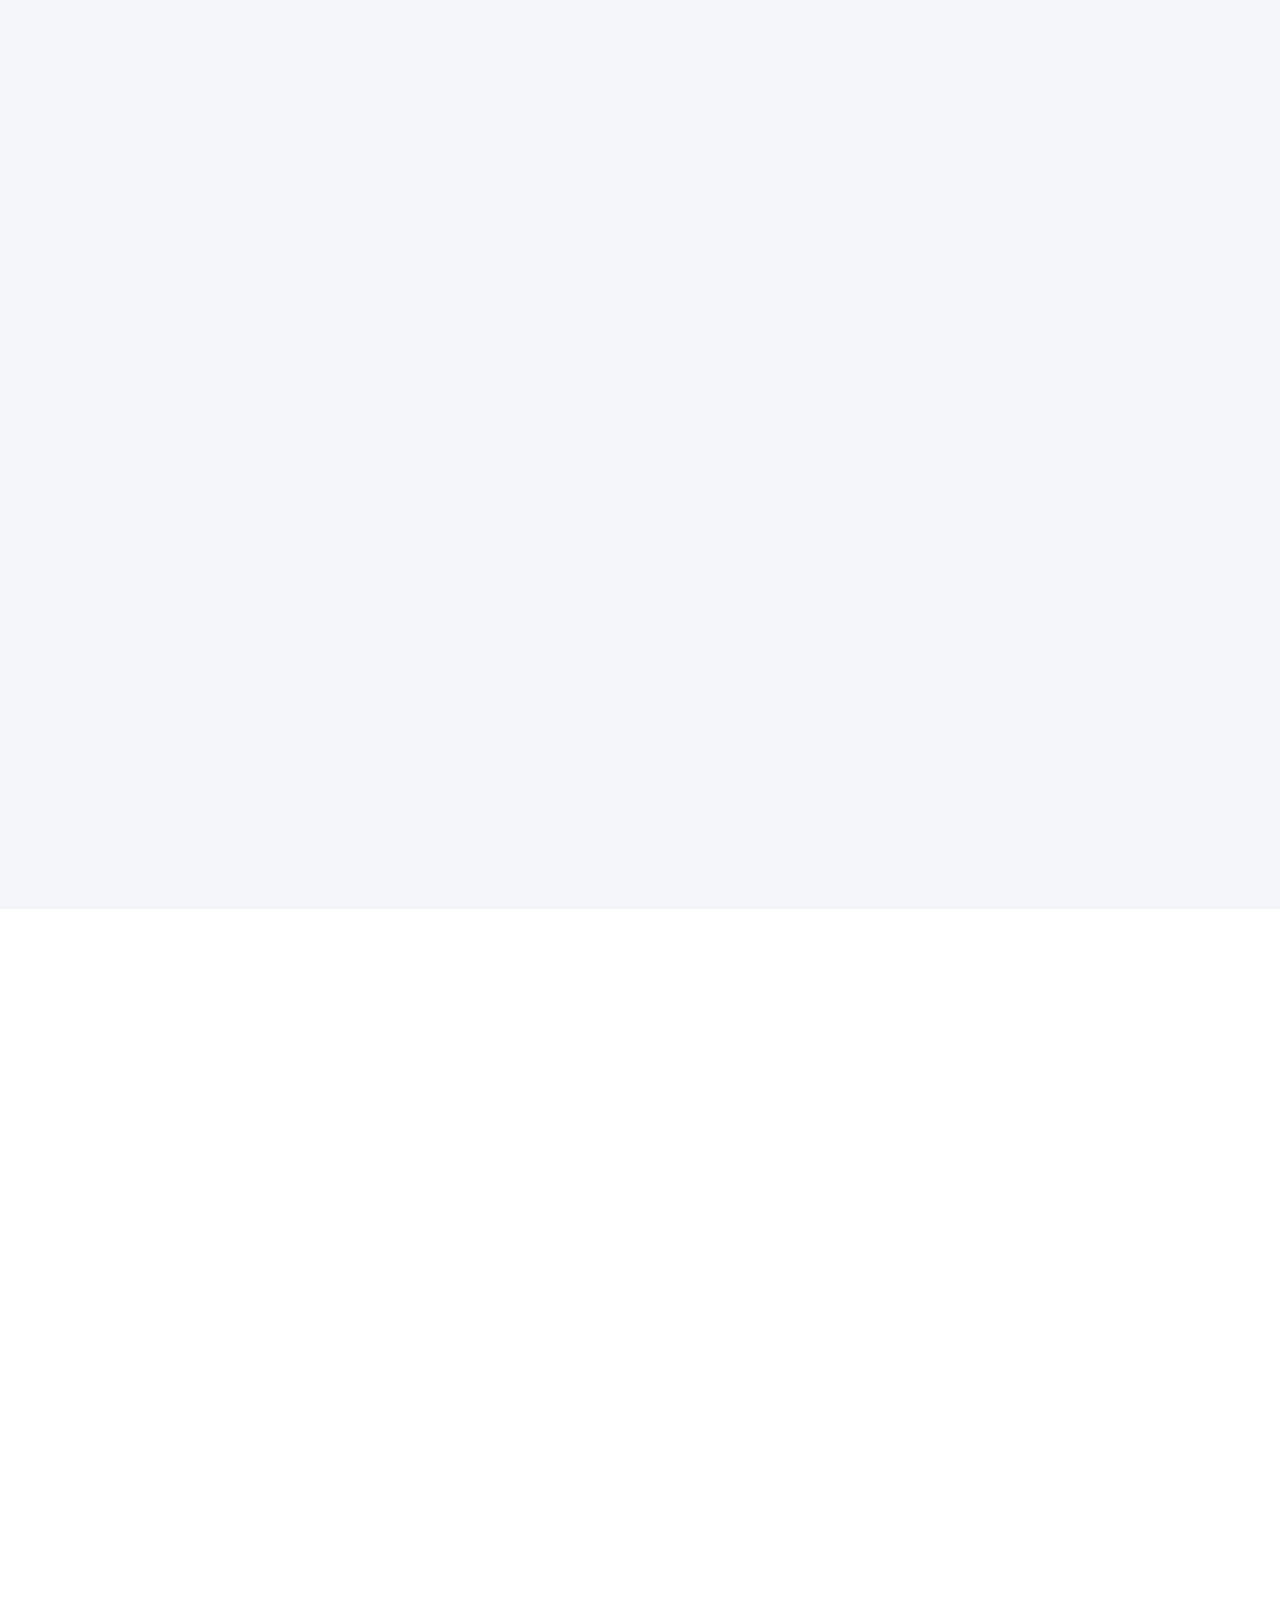
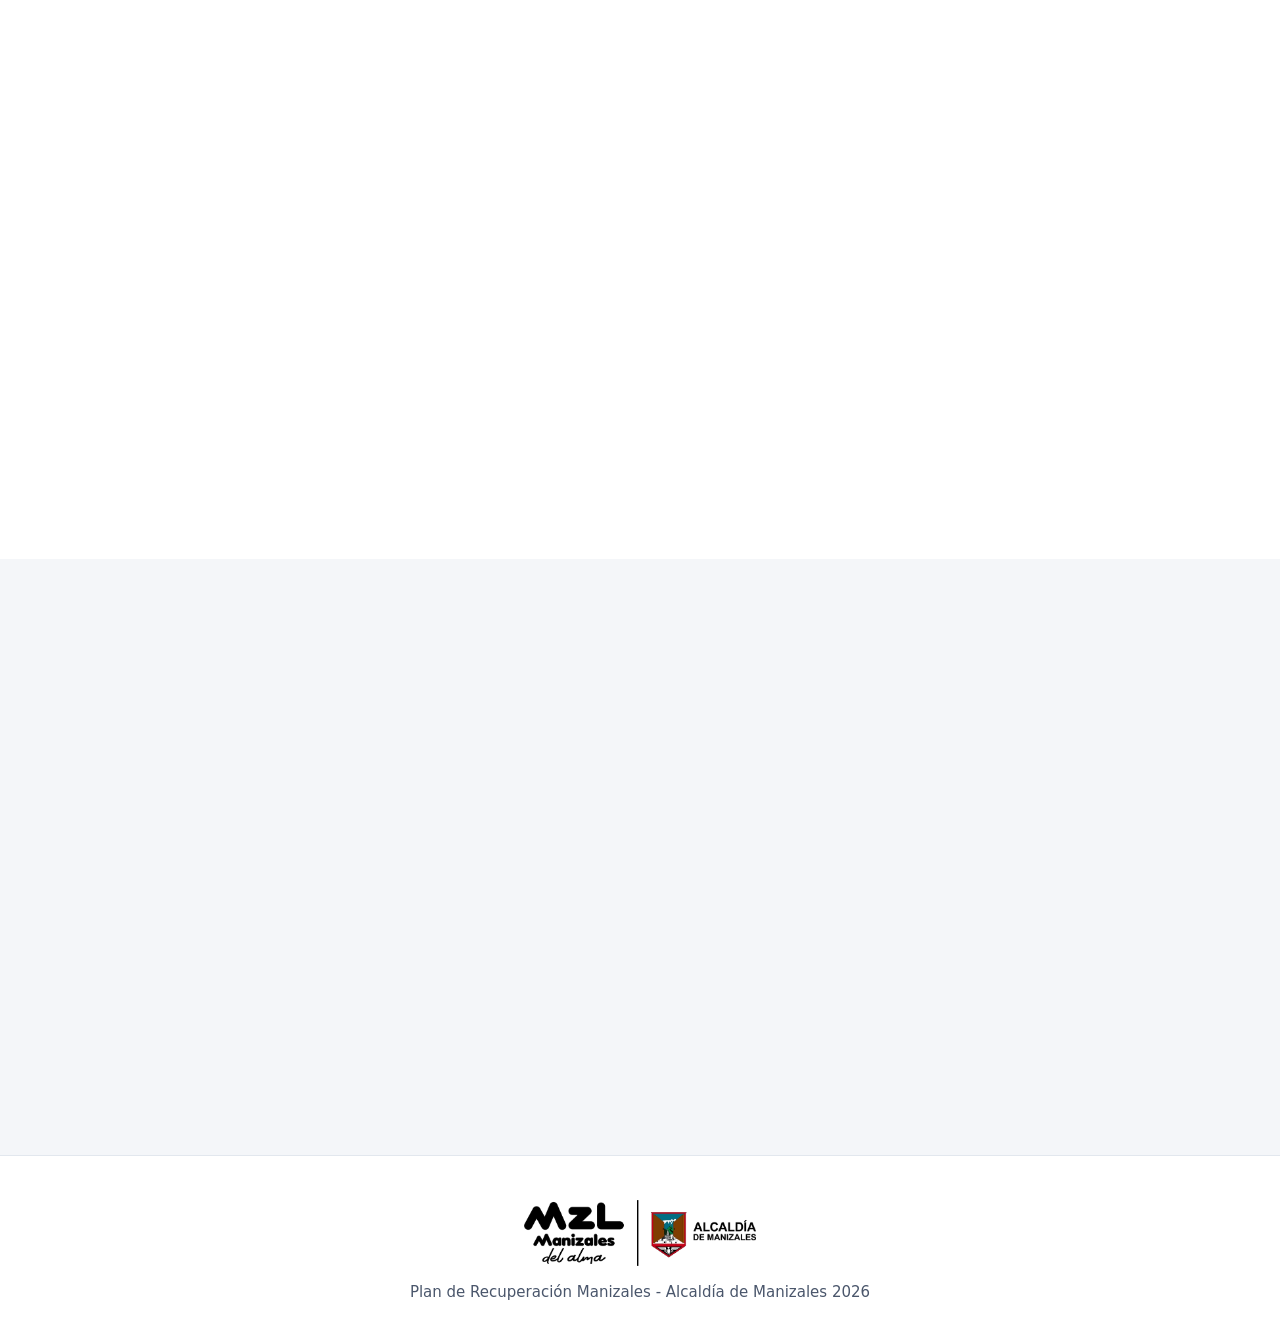
<file: home-2/index.html>
<!doctype html>
<html lang="es-CO">
<head>
<meta charset="utf-8">
<meta name="viewport" content="width=device-width, initial-scale=1">
<!-- v2.0, propuesta de diseño publicada en /home-2/ para compararla con la página actual. Lee sus propios archivos (datos/) y las cifras públicas en vivo del servidor de la plataforma. -->
<meta http-equiv="Content-Security-Policy" content="default-src 'none'; script-src 'self'; style-src 'self' https://fonts.googleapis.com; font-src https://fonts.gstatic.com; img-src 'self' data:; connect-src 'self' https://api.manizalesconstruye.camacolcaldas.com; base-uri 'none'; form-action 'none'">
<meta name="referrer" content="no-referrer">
<meta name="robots" content="noindex, nofollow">
<title>Plan de Recuperación Manizales</title>
<meta name="description" content="Plan de Recuperación Manizales: contribuimos a la recuperación de los inmuebles y comercios afectados por el sismo del 10 de agosto de 2026. Cifras en línea, aportes asignados y licencias de construcción.">
<meta name="theme-color" content="#0f2447">
<link rel="icon" href="data:image/svg+xml,%3Csvg xmlns='http://www.w3.org/2000/svg' viewBox='0 0 64 64'%3E%3Crect width='64' height='64' rx='16' fill='%230f2447'/%3E%3Cpath d='M18 44 32 18l14 26' stroke='%23fcc419' stroke-width='7' fill='none' stroke-linecap='round' stroke-linejoin='round'/%3E%3C/svg%3E">
<link rel="preconnect" href="https://fonts.googleapis.com">
<link rel="preconnect" href="https://fonts.gstatic.com" crossorigin>
<link rel="stylesheet" href="https://fonts.googleapis.com/css2?family=DM+Sans:opsz,wght@9..40,400;9..40,500;9..40,600;9..40,700&family=Montserrat:wght@500;600;700;800&display=swap">
<link rel="stylesheet" href="css/v2.css">
<link rel="stylesheet" href="css/mapa.css">
<link rel="stylesheet" href="css/secciones.css">
<script src="js/pre.js"></script>
<script src="js/ui.js" defer></script>
<script src="js/app.js" defer></script>
</head>
<body>
<a class="saltar" href="#cifras">Saltar a las cifras</a>

<!-- ============ FRANJA SUPERIOR ============ -->
<div class="tope">
  <div class="cont tope-g">
    <span><svg class="ic" viewBox="0 0 24 24" aria-hidden="true"><path d="M22 16.9v3a2 2 0 0 1-2.2 2 19.8 19.8 0 0 1-8.6-3.1 19.5 19.5 0 0 1-6-6A19.8 19.8 0 0 1 2.1 4.2 2 2 0 0 1 4.1 2h3a2 2 0 0 1 2 1.7c.1 1 .4 1.9.7 2.8a2 2 0 0 1-.5 2.1L8 9.9a16 16 0 0 0 6 6l1.3-1.3a2 2 0 0 1 2.1-.4c.9.3 1.8.6 2.8.7a2 2 0 0 1 1.7 2z"/></svg>En caso de emergencia llame a la <b>línea 123</b></span>
    <span class="tope-vivo"><i class="pulso" aria-hidden="true"></i>Cifras al <b data-dato="corte">19 de noviembre de 2026</b> · <span data-dato="frecuencia">se actualizan cada día</span></span>
  </div>
</div>

<!-- ============ ENCABEZADO ============ -->
<header class="cab" id="cab">
  <div class="cont cab-g">
    <a class="marca" href="#inicio" aria-label="Plan de Recuperación Manizales · Alcaldía de Manizales, inicio">
      <img src="../img/mzl-alcaldia.webp" alt="Manizales del alma · Alcaldía de Manizales" width="705" height="200">
    </a>
    <nav class="nav" id="nav" aria-label="Secciones">
      <ul>
        <li><a href="#mision">El plan</a></li>
        <li><a href="#cifras">Cifras</a></li>
        <li><a href="#comunas">Comunas</a></li>
        <li><a href="#proceso">El proceso</a></li>
        <li><a href="#licencias">Licencias</a></li>
        <li class="solo-movil"><a href="#contacto">Contáctenos</a></li>
      </ul>
    </nav>
    <a class="btn btn-osc btn-chico cab-cta" href="#contacto"><span>Contáctenos</span><i class="btn-c" aria-hidden="true"><svg viewBox="0 0 24 24"><path d="M7 17 17 7M8 7h9v9"/></svg></i></a>
    <button class="menu" id="menu" type="button" aria-expanded="false" aria-controls="nav" aria-label="Abrir el menú">
      <svg viewBox="0 0 24 24" aria-hidden="true"><path d="M4 7h16M4 12h16M4 17h16"/></svg>
    </button>
  </div>
</header>

<main id="inicio">
  <!-- ============ PORTADA ============ -->
  <section class="hero" aria-labelledby="h-inicio">
    <div class="hero-foto">
      <div class="hero-img" data-r="zoom">
        <img src="../img/manizales.jpg" alt="" width="1600" height="1066" fetchpriority="high">
        <span class="deco d-puntos" aria-hidden="true"></span>
        <span class="deco d-amarillo" aria-hidden="true"></span>
        <span class="deco d-contorno" aria-hidden="true"></span>
        <span class="deco d-noche" aria-hidden="true"><span class="d-cruces"></span></span>
        <div class="cont hero-top">
          <h1 id="h-inicio" class="t-xl t-hero" data-split>Plan de Recuperación<br class="br-d"> <span class="amarillo">Manizales sigue de pie</span></h1>
          <div class="hero-lado" data-r>
            <p class="lead">Después del sismo del 10 de agosto de 2026, nadie se queda solo. La Alcaldía de Manizales acompaña a cada familia y a cada comercio: visita los inmuebles, revisa los daños y aporta para su recuperación.</p>
            <div class="botones">
              <a class="btn btn-amarillo" href="#cifras"><span>Ver cómo avanzamos</span><i class="btn-c" aria-hidden="true"><svg viewBox="0 0 24 24"><path d="M7 17 17 7M8 7h9v9"/></svg></i></a>
              <a class="btn btn-vidrio" href="#contacto"><span>Contáctenos</span></a>
            </div>
          </div>
        </div>
      </div>

      <div class="cont hero-cifras">
        <article class="vidrio cif-a" data-r>
          <div class="cif-a-txt">
            <h2 class="t-card">Cifras a destacar</h2>
            <a class="enlace" href="#cifras">Ver todas <i class="mini-c" aria-hidden="true"><svg viewBox="0 0 24 24"><path d="M7 17 17 7M8 7h9v9"/></svg></i></a>
          </div>
          <div class="cif-a-dato">
            <svg class="ic ic-dato" viewBox="0 0 24 24" aria-hidden="true"><path d="M3 21h18M5 21V8l7-5 7 5v13"/><path d="M9 21v-6h6v6"/></svg>
            <span>Inmuebles visitados</span>
            <b data-dato="total" data-cuenta>5.956</b>
          </div>
          <div class="cif-a-tile" aria-hidden="true"><span class="d-cruces tile-cruces"></span><span class="tile-vivo"><i class="pulso"></i>En línea</span></div>
        </article>
        <article class="vidrio cif-b" data-r>
          <svg class="ic ic-dato" viewBox="0 0 24 24" aria-hidden="true"><rect x="2" y="6" width="20" height="12" rx="2"/><circle cx="12" cy="12" r="2.5"/><path d="M6 12h.01M18 12h.01"/></svg>
          <span>Asignados para la recuperación</span>
          <b class="dinero" data-dato="asig_total_valor" data-cuenta>$1.213.019.573</b>
        </article>
        <article class="cif-c" data-r>
          <img src="../img/fotos/entregas/entrega-despacho.jpg" alt="El alcalde entrega a una propietaria el documento de su aporte" width="1280" height="854">
          <div class="vidrio cif-c-in">
            <span>Asignaciones de aportes a la recuperación</span>
            <b data-dato="asig_total_n" data-cuenta>92</b>
          </div>
        </article>
      </div>
    </div>
  </section>

  <!-- ============ PROPÓSITO ============ -->
  <section class="sec" id="mision" aria-labelledby="h-mision">
    <div class="cont prop-g">
      <div>
        <p class="pildora" data-r>Nuestro propósito</p>
        <h2 id="h-mision" class="t-l" data-split>Que cada familia vuelva a vivir <span class="marcador">tranquila en su casa</span>.</h2>
        <p class="prop-leyenda" data-r>Contribuimos a la recuperación de bienes, activos, capacidades económicas o condiciones de habitabilidad de inmuebles afectados directamente por el sismo del 10 de agosto de 2026.</p>
        <div class="botones" data-r>
          <a class="btn btn-osc" href="#proceso"><span>Conozca el proceso</span><i class="btn-c" aria-hidden="true"><svg viewBox="0 0 24 24"><path d="M7 17 17 7M8 7h9v9"/></svg></i></a>
          <a class="btn btn-linea" href="#licencias"><span>Licencias</span></a>
        </div>
      </div>
      <div class="prop-tabs" data-r>
        <p class="prop-rot"><b>Resultados esperados del Plan</b><span>Reconstruir mejor, sin reactivar el riesgo</span></p>
        <div class="tabs" role="tablist" aria-label="Resultados esperados del Plan">
          <button role="tab" id="tab-1" aria-controls="pan-1" aria-selected="true">01</button>
          <button role="tab" id="tab-2" aria-controls="pan-2" aria-selected="false" tabindex="-1">02</button>
          <button role="tab" id="tab-3" aria-controls="pan-3" aria-selected="false" tabindex="-1">03</button>
        </div>
        <div class="panel" role="tabpanel" id="pan-1" aria-labelledby="tab-1">
          <h3>Recuperamos el patrimonio</h3>
          <p>Recuperar el valor patrimonial de los activos afectados o perdidos por las familias o empresas del municipio.</p>
        </div>
        <div class="panel" role="tabpanel" id="pan-2" aria-labelledby="tab-2" hidden>
          <h3>Fortalecemos el comercio y la actividad económica</h3>
          <p>Restablecer las actividades económicas y sociales del municipio.</p>
        </div>
        <div class="panel" role="tabpanel" id="pan-3" aria-labelledby="tab-3" hidden>
          <h3>Fortalecemos el ánimo</h3>
          <p>Fortalecer el ánimo, el entusiasmo y el sentido de pertenencia, vínculo e identidad de los habitantes y visitantes del municipio.</p>
        </div>
      </div>
    </div>
  </section>

  <!-- ============ EL PLAN EN CIFRAS (panel azul noche) ============ -->
  <section class="sec-panel" id="cifras" aria-labelledby="h-cifras">
    <div class="panel-noche">
      <span class="deco p-puntos" aria-hidden="true"></span>
      <span class="deco p-amarillo" aria-hidden="true"></span>
      <div class="cont">
        <div class="cabeza-dos">
          <div>
            <p class="pildora pildora-osc" data-r><i class="pulso" aria-hidden="true"></i>En línea</p>
            <h2 id="h-cifras" class="t-l claro" data-split>El Plan de Recuperación <span class="amarillo">en cifras</span></h2>
          </div>
          <a class="btn btn-blanco" href="#comunas" data-r><span>Ver por comuna</span><i class="btn-c" aria-hidden="true"><svg viewBox="0 0 24 24"><path d="M7 17 17 7M8 7h9v9"/></svg></i></a>
        </div>

        <div class="cifras-g">
          <article class="cif-t cif-t-amarillo" data-r>
            <span class="cif-t-rot">Afectación</span>
            <b data-dato="predios_afectados" data-cuenta>11.513</b>
            <span class="cif-t-txt">predios afectados por el sismo</span>
            <span class="cif-t-linea" data-dato="niveles">Impacto alto 1.785 · medio 2.433 · bajo 5.790 · reconstrucción 1.505</span>
          </article>
          <article class="cif-t" data-r>
            <span class="cif-t-rot">Comercio</span>
            <b data-dato="comercios_afectados" data-cuenta>2.000</b>
            <span class="cif-t-txt">comercios afectados por el sismo</span>
          </article>
          <article class="cif-t" data-r>
            <span class="cif-t-rot">Demoliciones</span>
            <b data-dato="demolidas" data-cuenta>57</b>
            <span class="cif-t-txt">inmuebles demolidos, de <span data-dato="expedientes">361</span> expedientes abiertos</span>
          </article>
        </div>

        <div class="asig" data-r>
          <h3 class="asig-h">Asignaciones de Aportes a la Recuperación Patrimonial <span>(ARP)</span></h3>
          <div class="asig-g">
            <article class="asig-c">
              <figure class="forma forma-arco"><img src="../img/fotos/entregas/entrega-despacho.jpg" alt="" width="1280" height="854" loading="lazy"></figure>
              <div>
                <span class="cif-t-rot">Edificaciones</span>
                <b data-dato="asig_edif_valor">$910.573.956</b>
                <span><b data-dato="asig_edif_n">65</b> asignaciones</span>
              </div>
            </article>
            <article class="asig-c">
              <figure class="forma forma-diag"><img src="../img/fotos/entregas/entrega-documento.jpg" alt="" width="1280" height="854" loading="lazy"></figure>
              <div>
                <span class="cif-t-rot">Comercio</span>
                <b data-dato="asig_com_valor">$302.445.617</b>
                <span><b data-dato="asig_com_n">27</b> asignaciones</span>
              </div>
            </article>
            <article class="asig-total">
              <span class="cif-t-rot">Total asignado</span>
              <b data-dato="asig_total_valor">$1.213.019.573</b>
              <span><b data-dato="asig_total_n">92</b> asignaciones</span>
              <span class="d-cruces chico" aria-hidden="true"></span>
            </article>
          </div>
        </div>
      </div>
    </div>
  </section>

  <!-- ============ ENTREGAS ============ -->
  <section class="sec" id="entregas" aria-labelledby="h-entregas">
    <div class="cont">
      <div class="cabeza-dos">
        <div>
          <p class="pildora" data-r>Así se entregan</p>
          <h2 id="h-entregas" class="t-l" data-split>Cada aporte es una familia que <span class="marcador">vuelve a empezar</span></h2>
        </div>
        <p class="cabeza-txt" data-r>Las asignaciones de los Aportes a la Recuperación Patrimonial se entregan a cada propietario, con los pasos y documentos para hacerlas efectivas.</p>
      </div>
      <div class="entregas-g">
        <figure class="ent-grande" data-r="zoom">
          <img src="../img/fotos/entregas/entrega-abrazo.jpg" alt="El alcalde abraza a un beneficiario durante la entrega de su aporte" width="1280" height="854" loading="lazy">
          <figcaption class="vidrio ent-sello"><i class="pulso" aria-hidden="true"></i>Manizales sigue de pie</figcaption>
        </figure>
        <article class="ent-amarilla" data-r>
          <p class="pildora pildora-osc-linea">Entregas ARP</p>
          <p class="ent-frase">Se notifica al propietario y se asigna el valor de recuperación patrimonial, con los pasos y documentos a seguir para hacerlo efectivo.</p>
          <a class="btn btn-osc" href="#proceso"><span>Ver los cinco pasos</span><i class="btn-c" aria-hidden="true"><svg viewBox="0 0 24 24"><path d="M7 17 17 7M8 7h9v9"/></svg></i></a>
        </article>
      </div>
      <ul class="ent-tiras">
        <li data-r><figure class="forma forma-ola"><img src="../img/fotos/entregas/entrega-despacho.jpg" alt="El alcalde conversa con una propietaria en su despacho" width="1280" height="854" loading="lazy"></figure><p>La entrega, en el despacho</p></li>
        <li data-r><figure class="forma forma-arco"><img src="../img/fotos/entregas/entrega-documento.jpg" alt="El alcalde explica el documento de asignación a un propietario" width="1280" height="854" loading="lazy"></figure><p>Cada documento, explicado</p></li>
        <li data-r><figure class="forma forma-diag"><img src="../img/fotos/entregas/grupo-entrega-1.jpg" alt="El equipo del Plan acompaña la entrega a una propietaria" width="1280" height="854" loading="lazy"></figure><p>El equipo acompaña</p></li>
        <li data-r><figure class="forma forma-flecha"><img src="../img/fotos/entregas/entrega-saludo.jpg" alt="El alcalde saluda a un beneficiario con el documento de su aporte" width="1280" height="854" loading="lazy"></figure><p>El aporte, en sus manos</p></li>
      </ul>
    </div>
  </section>

  <!-- ============ COMUNAS ============ -->
  <section class="sec sec-gris" id="comunas" aria-labelledby="h-comunas">
    <div class="cont">
      <div class="cabeza-dos">
        <div>
          <p class="pildora" data-r>En el territorio</p>
          <h2 id="h-comunas" class="t-l" data-split>Los resultados, <span class="marcador">comuna por comuna</span></h2>
        </div>
        <p class="cabeza-txt" data-r>Elija la capa y toque una comuna para ver sus cifras. Entre más amarillo el color, más alta la cifra; las burbujas muestran los aportes asignados.</p>
      </div>
      <div class="mapa-noche" data-r>
        <span class="deco mn-puntos" aria-hidden="true"></span>
        <div class="mn-barra">
          <div class="segmento segmento-osc" role="group" aria-label="Capa del mapa" id="metricas">
            <button type="button" data-m="rep" aria-pressed="true"><svg viewBox="0 0 24 24" aria-hidden="true"><path d="M3 21h18M5 21V8l7-5 7 5v13"/><path d="M9 21v-6h6v6"/></svg>ARP Reparación</button>
            <button type="button" data-m="com" aria-pressed="false"><svg viewBox="0 0 24 24" aria-hidden="true"><path d="M3 9l1.5-5h15L21 9M3 9v11h18V9M3 9h18M9 20v-6h6v6"/></svg>ARP Comercio</button>
          </div>
          <div class="escala" id="escala"></div>
        </div>
        <div class="mn-g">
          <div class="mn-mapa">
            <div class="mapa" id="mapa" role="group" aria-label="Mapa de las comunas de Manizales"><p class="cargando">Cargando el mapa…</p></div>
            <div class="mn-rank" id="rank"></div>
            <p class="mn-ayuda">Toque una comuna en el mapa o en la lista.</p>
          </div>
          <aside class="mn-ficha" id="ficha" aria-live="polite"></aside>
        </div>
      </div>
      <details class="card tabla-card" data-r>
        <summary><span><b class="t-card">Todas las comunas en una tabla</b><span class="sub" id="t-sub">Inmuebles visitados, los que requieren ARP y los aportes asignados.</span></span><i class="mini-c" aria-hidden="true"><svg viewBox="0 0 24 24"><path d="M6 9l6 6 6-6"/></svg></i></summary>
        <div class="tabla-w" id="t-comunas"></div>
      </details>
    </div>
  </section>

  <!-- ============ EL PROCESO (línea de tiempo con foto fija) ============ -->
  <section class="sec" id="proceso" aria-labelledby="h-proceso">
    <div class="cont proc-g">
      <div class="proc-lado">
        <div class="proc-fijo">
          <p class="pildora" data-r>El proceso</p>
          <h2 id="h-proceso" class="t-l" data-split>De la visita a la entrega del aporte, <span class="marcador">en cinco pasos</span></h2>
          <p class="cabeza-txt" data-r>Cada inmueble recorre el mismo camino. La visita técnica es la que decide qué sigue.</p>
          <figure class="proc-foto" data-r="zoom">
            <img data-p="1" class="on" src="../img/fotos/ingeniera-obra.jpg" alt="Una ingeniera revisa el interior de una vivienda" width="1600" height="1068" loading="lazy">
            <img data-p="2" src="../img/fotos/ingeniera-planos.jpg" alt="Una ingeniera toma notas en su planilla" width="1600" height="1068" loading="lazy">
            <img data-p="3" src="../img/fotos/entregas/entrega-socializacion.jpg" alt="Una propietaria revisa el documento de su aporte" width="1280" height="854" loading="lazy">
            <img data-p="4" src="../img/fotos/entregas/entrega-documento.jpg" alt="El alcalde explica a un propietario el documento de asignación" width="1280" height="854" loading="lazy">
            <img data-p="5" src="../img/fotos/entregas/entrega-saludo.jpg" alt="El alcalde saluda a un beneficiario con el documento de su aporte" width="1280" height="854" loading="lazy">
            <figcaption class="vidrio proc-cap"><span id="proc-n">Paso 01 de 05</span><b id="proc-t">Visita técnica</b></figcaption>
            <span class="deco d-amarillo chico" aria-hidden="true"></span>
          </figure>
        </div>
      </div>
      <div class="linea-w">
        <span class="linea-riel" aria-hidden="true"><i id="riel"></i></span>
        <ol class="linea" id="linea">
          <li class="hito activo" data-p="1">
            <span class="hito-n" aria-hidden="true">01</span>
            <div class="hito-c">
              <span class="hito-ic" aria-hidden="true"><svg viewBox="0 0 24 24"><path d="M3 18h18M5 18v-3a7 7 0 0 1 14 0v3M10 8V5h4v3"/></svg></span>
              <span class="hito-paso">Paso 1</span>
              <h3>Visita técnica</h3>
              <p>Los profesionales evalúan y revisan su inmueble: muros, estructura y otros elementos de la edificación. Se mide lo que se debe reparar.</p>
              <p class="paso-dato" data-paso="visita" hidden><b></b> <span></span></p>
            </div>
          </li>
          <li class="hito" data-p="2">
            <span class="hito-n" aria-hidden="true">02</span>
            <div class="hito-c">
              <span class="hito-ic" aria-hidden="true"><svg viewBox="0 0 24 24"><rect x="4" y="3" width="16" height="18" rx="2"/><path d="M8 7h8M8 11h2M14 11h2M8 15h2M14 15h2"/></svg></span>
              <span class="hito-paso">Paso 2</span>
              <h3>Valoración de la afectación</h3>
              <p>El equipo técnico de presupuestos, con un modelo de costeo y APU para reparaciones de edificaciones, revisa y confirma el aporte a la recuperación que genera la plataforma.</p>
              <p class="paso-dato" data-paso="valoracion" hidden><b></b> <span></span></p>
            </div>
          </li>
          <li class="hito" data-p="3">
            <span class="hito-n" aria-hidden="true">03</span>
            <div class="hito-c">
              <span class="hito-ic" aria-hidden="true"><svg viewBox="0 0 24 24"><path d="M16 21v-2a4 4 0 0 0-4-4H6a4 4 0 0 0-4 4v2"/><circle cx="9" cy="7" r="4"/><path d="M22 21v-2a4 4 0 0 0-3-3.9M16 3.1a4 4 0 0 1 0 7.8"/></svg></span>
              <span class="hito-paso">Paso 3</span>
              <h3>Recuperación patrimonial (ARP)</h3>
              <p>Con los gerentes de zona y el equipo evaluador, se socializa con los propietarios el aporte que recibirá el inmueble.</p>
              <p class="paso-dato" data-paso="socializados" hidden><b></b> <span></span></p>
            </div>
          </li>
          <li class="hito" data-p="4">
            <span class="hito-n" aria-hidden="true">04</span>
            <div class="hito-c">
              <span class="hito-ic" aria-hidden="true"><svg viewBox="0 0 24 24"><path d="M14 2H6a2 2 0 0 0-2 2v16a2 2 0 0 0 2 2h12a2 2 0 0 0 2-2V8z"/><path d="M14 2v6h6M9 15l2 2 4-4"/></svg></span>
              <span class="hito-paso">Paso 4</span>
              <h3>Asignación del ARP</h3>
              <p>Se notifica al propietario y se asigna el valor de recuperación patrimonial, con los pasos y documentos a seguir para hacerlo efectivo.</p>
              <p class="paso-dato" data-paso="asignados" hidden><b></b> <span></span></p>
            </div>
          </li>
          <li class="hito" data-p="5">
            <span class="hito-n" aria-hidden="true">05</span>
            <div class="hito-c">
              <span class="hito-ic" aria-hidden="true"><svg viewBox="0 0 24 24"><rect x="2" y="6" width="20" height="12" rx="2"/><circle cx="12" cy="12" r="2.5"/><path d="M6 12h.01M18 12h.01"/></svg></span>
              <span class="hito-paso">Paso 5</span>
              <h3>Entrega del aporte</h3>
              <p>De acuerdo con la modalidad del aporte y el caso de cada inmueble, se entrega el valor económico del aporte.</p>
              <p class="paso-dato" data-paso="entregados" hidden><b></b> <span></span></p>
            </div>
          </li>
        </ol>
      </div>
    </div>

    <!-- Oculto por ahora (pedido de Manuel): las fases de la demolición. El JS lo sigue llenando. -->
    <div class="card" id="demolicion" hidden>
      <ol class="fases" id="fases"></ol>
      <p><span data-dato="por_municipio">50</span> · <span data-dato="por_particular">7</span></p>
    </div>
  </section>

  <!-- ============ ATENCIÓN · PQR (tarjeta de vidrio sobre foto) ============ -->
  <section class="atencion" id="contacto" aria-labelledby="h-contacto">
    <img class="atencion-foto" src="../img/fotos/entregas/grupo-entrega-2.jpg" alt="" width="1280" height="854" loading="lazy">
    <div class="cont">
      <div class="vidrio vidrio-claro atencion-card" data-r>
        <div class="atencion-cab">
          <p class="pildora">Atención al ciudadano</p>
          <span class="sello-ast" aria-hidden="true"><svg viewBox="0 0 24 24"><path d="M12 3v18M4.2 7.5l15.6 9M4.2 16.5l15.6-9"/></svg></span>
        </div>
        <h2 id="h-contacto" class="t-l">¿Necesita acompañamiento o tiene una <span class="marcador">consulta</span>?</h2>
        <p>Personas y comercios afectados por el sismo pueden escribirnos para pedir acompañamiento, hacer una consulta o presentar una petición, queja o reclamo (PQR).</p>
        <ul class="chips-pqr">
          <li><a href="mailto:pqr@planrecuperacionmanizales.gov.co?subject=Solicitud%20de%20acompa%C3%B1amiento">Pedir acompañamiento</a></li>
          <li><a href="mailto:pqr@planrecuperacionmanizales.gov.co?subject=Consulta">Hacer una consulta</a></li>
          <li><a href="mailto:pqr@planrecuperacionmanizales.gov.co?subject=PQR">Peticiones, quejas y reclamos</a></li>
        </ul>
        <a class="btn btn-osc btn-largo" href="mailto:pqr@planrecuperacionmanizales.gov.co"><span>pqr@planrecuperacionmanizales.gov.co</span><i class="btn-c" aria-hidden="true"><svg viewBox="0 0 24 24"><path d="M7 17 17 7M8 7h9v9"/></svg></i></a>
      </div>
    </div>
  </section>

  <!-- ============ EL EQUIPO (sin cantidades de personas) ============ -->
  <section class="sec sec-gris" id="equipo" aria-labelledby="h-equipo">
    <div class="cont">
      <div class="cabeza-dos">
        <div>
          <p class="pildora" data-r>Quiénes lo hacen posible</p>
          <h2 id="h-equipo" class="t-l" data-split>Un equipo en la calle, <span class="marcador">todos los días</span></h2>
        </div>
        <a class="btn btn-osc" href="#contacto" data-r><span>Contáctenos</span><i class="btn-c" aria-hidden="true"><svg viewBox="0 0 24 24"><path d="M7 17 17 7M8 7h9v9"/></svg></i></a>
      </div>
      <ul class="bento">
        <li class="bento-c b-a bento-foto" data-r>
          <img src="../img/fotos/ingeniera-obra.jpg" alt="Una ingeniera con casco revisa el interior de una vivienda" width="1600" height="1068" loading="lazy">
          <div class="b-txt">
            <span class="b-ic"><svg viewBox="0 0 24 24" aria-hidden="true"><path d="M3 18h18M5 18v-3a7 7 0 0 1 14 0v3M10 8V5h4v3"/></svg></span>
            <h3>Ingenieros y arquitectos</h3>
            <p>Visitan y evalúan cada inmueble, predio por predio, y miden lo que hay que reparar.</p>
          </div>
          <i class="mini-c" aria-hidden="true"><svg viewBox="0 0 24 24"><path d="M7 17 17 7M8 7h9v9"/></svg></i>
        </li>
        <li class="bento-c b-b bento-noche" data-r>
          <span class="d-cruces b-cruces" aria-hidden="true"></span>
          <span class="b-ic"><svg viewBox="0 0 24 24" aria-hidden="true"><circle cx="12" cy="10" r="3"/><path d="M12 21s-7-6.2-7-11a7 7 0 0 1 14 0c0 4.8-7 11-7 11z"/></svg></span>
          <h3>Gerentes de zona</h3>
          <p>Acompañan a las familias y los comercios de cada sector.</p>
        </li>
        <li class="bento-c b-c bento-amarillo" data-r>
          <span class="b-ic"><svg viewBox="0 0 24 24" aria-hidden="true"><path d="M19 14c1.5-1.5 3-3.2 3-5.5A5.5 5.5 0 0 0 16.5 3c-1.8 0-3 .5-4.5 2-1.5-1.5-2.7-2-4.5-2A5.5 5.5 0 0 0 2 8.5c0 2.3 1.5 4 3 5.5l7 7z"/></svg></span>
          <h3>Equipo social</h3>
          <p>Orienta a cada persona sobre qué sigue en su caso.</p>
        </li>
        <li class="bento-c b-d bento-foto" data-r>
          <img src="../img/fotos/ingeniera-planos.jpg" alt="Una ingeniera toma notas en su planilla durante la revisión" width="1600" height="1068" loading="lazy">
          <div class="b-txt">
            <span class="b-ic"><svg viewBox="0 0 24 24" aria-hidden="true"><rect x="4" y="3" width="16" height="18" rx="2"/><path d="M8 7h8M8 11h8M8 15h5"/></svg></span>
            <h3>Equipo de presupuesto</h3>
            <p>Calcula y revisa el costo de cada reparación con precios unitarios (APU).</p>
          </div>
          <i class="mini-c" aria-hidden="true"><svg viewBox="0 0 24 24"><path d="M7 17 17 7M8 7h9v9"/></svg></i>
        </li>
      </ul>
    </div>
  </section>

  <!-- ============ LICENCIAS ============ -->
  <section class="sec" id="licencias" aria-labelledby="h-licencias">
    <div class="cont">
      <div class="lic-g">
        <figure class="lic-foto" data-r="zoom">
          <img src="../img/fotos/carrera-22.jpg" alt="Carrera 22, en el centro de Manizales, con la catedral al fondo" width="1280" height="960" loading="lazy">
          <span class="deco d-amarillo chico" aria-hidden="true"></span>
        </figure>
        <div>
          <p class="pildora" data-r>Licencias</p>
          <h2 id="h-licencias" class="t-l" data-split>¿Va a reparar o reconstruir? <span class="marcador">Así sabe qué trámite</span> necesita</h2>
          <p data-r>No toda obra necesita licencia. Depende del caso de su inmueble: si es una reparación locativa, si el daño es estructural, si el inmueble fue demolido o si es un bien de interés cultural.</p>
          <div class="botones" data-r>
            <a class="btn btn-osc" href="https://vuc.camacolcaldas.com/tramites/licencia-de-construccion" target="_blank" rel="noopener"><span>Ver los pasos en la VUC</span><i class="btn-c" aria-hidden="true"><svg viewBox="0 0 24 24"><path d="M7 17 17 7M8 7h9v9"/></svg></i></a>
          </div>
          <p class="nota" data-r>La Ventanilla Única de la Construcción (VUC) se abre en otra pestaña y explica cómo radicar la licencia.</p>
        </div>
      </div>

      <div class="lic-guia" data-r>
        <div class="lic-casos" role="tablist" aria-label="Casos" aria-orientation="vertical">
          <p class="lic-pre">¿Cuál es su caso?</p>
          <button role="tab" id="lc-1" aria-controls="lp-1" aria-selected="true"><span class="lic-n">1</span><span class="lic-caso-t">Reparaciones locativas</span><svg class="lic-fl" viewBox="0 0 24 24" aria-hidden="true"><path d="M9 6l6 6-6 6"/></svg></button>
          <button role="tab" id="lc-2" aria-controls="lp-2" aria-selected="false" tabindex="-1"><span class="lic-n">2</span><span class="lic-caso-t">Daño estructural</span><svg class="lic-fl" viewBox="0 0 24 24" aria-hidden="true"><path d="M9 6l6 6-6 6"/></svg></button>
          <button role="tab" id="lc-3" aria-controls="lp-3" aria-selected="false" tabindex="-1"><span class="lic-n">3</span><span class="lic-caso-t">Inmueble demolido que tenía licencia o reconocimiento</span><svg class="lic-fl" viewBox="0 0 24 24" aria-hidden="true"><path d="M9 6l6 6-6 6"/></svg></button>
          <button role="tab" id="lc-4" aria-controls="lp-4" aria-selected="false" tabindex="-1"><span class="lic-n">4</span><span class="lic-caso-t">Inmueble demolido sin antecedente de licencia</span><svg class="lic-fl" viewBox="0 0 24 24" aria-hidden="true"><path d="M9 6l6 6-6 6"/></svg></button>
          <button role="tab" id="lc-5" aria-controls="lp-5" aria-selected="false" tabindex="-1"><span class="lic-n">5</span><span class="lic-caso-t">Bienes de interés cultural o en su área de influencia</span><svg class="lic-fl" viewBox="0 0 24 24" aria-hidden="true"><path d="M9 6l6 6-6 6"/></svg></button>
        </div>
        <div class="lic-paneles" aria-live="polite">
        <div class="lic-panel" role="tabpanel" id="lp-1" aria-labelledby="lc-1">
          <p class="lic-etq">Caso 1 · Reparaciones locativas</p>
          <span class="lic-etq2">Trámite</span>
          <h3 class="lic-tram lic-tram-sin"><svg viewBox="0 0 24 24" aria-hidden="true"><path d="m5 12 5 5 9-10"/></svg>No requiere licencia</h3>
          
          <span class="lic-etq2">Profesionales que contrata el beneficiario</span>
          <ul class="pros"><li><span class="pro-ic"><svg viewBox="0 0 24 24" aria-hidden="true"><circle cx="12" cy="12" r="9"/><path d="m8 12 3 3 5-6"/></svg></span><span>Ninguno para efectos de licencia</span></li></ul>
        </div>
        <div class="lic-panel" role="tabpanel" id="lp-2" aria-labelledby="lc-2" hidden>
          <p class="lic-etq">Caso 2 · Daño estructural</p>
          <span class="lic-etq2">Trámite</span>
          <h3 class="lic-tram">Licencia de construcción</h3>
          <p class="lic-det">Modalidad reforzamiento estructural o modificación.</p>
          <span class="lic-etq2">Profesionales que contrata el beneficiario</span>
          <ul class="pros"><li><span class="pro-ic"><svg viewBox="0 0 24 24" aria-hidden="true"><path d="M12 3v3M12 6 6 20M12 6l6 14M8.4 14.5h7.2"/><circle cx="12" cy="6" r="1.6"/></svg></span><span>Arquitecto</span></li><li><span class="pro-ic"><svg viewBox="0 0 24 24" aria-hidden="true"><path d="M3 18h18M5 18v-3a7 7 0 0 1 14 0v3M10 8V5h4v3"/></svg></span><span>Ingeniero estructural</span></li><li><span class="pro-ic"><svg viewBox="0 0 24 24" aria-hidden="true"><circle cx="11" cy="11" r="7"/><path d="m20 20-3.5-3.5M8 11l2 2 4-4"/></svg></span><span>Revisor independiente<small>Desde 2.000 m²</small></span></li></ul>
        </div>
        <div class="lic-panel" role="tabpanel" id="lp-3" aria-labelledby="lc-3" hidden>
          <p class="lic-etq">Caso 3 · Inmueble demolido que tenía licencia o reconocimiento</p>
          <span class="lic-etq2">Trámite</span>
          <h3 class="lic-tram">Reconstrucción</h3>
          <p class="lic-det">Sobre los planos originales y con cumplimiento de la norma sismorresistente vigente.</p>
          <span class="lic-etq2">Profesionales que contrata el beneficiario</span>
          <ul class="pros"><li><span class="pro-ic"><svg viewBox="0 0 24 24" aria-hidden="true"><path d="M3 18h18M5 18v-3a7 7 0 0 1 14 0v3M10 8V5h4v3"/></svg></span><span>Ingeniero estructural</span></li><li><span class="pro-ic"><svg viewBox="0 0 24 24" aria-hidden="true"><path d="M12 3 2 8l10 5 10-5-10-5z"/><path d="m2 13 10 5 10-5M2 18l10 5 10-5"/></svg></span><span>Geotecnista</span></li><li><span class="pro-ic"><svg viewBox="0 0 24 24" aria-hidden="true"><path d="M12 3v3M12 6 6 20M12 6l6 14M8.4 14.5h7.2"/><circle cx="12" cy="6" r="1.6"/></svg></span><span>Arquitecto</span></li></ul>
        </div>
        <div class="lic-panel" role="tabpanel" id="lp-4" aria-labelledby="lc-4" hidden>
          <p class="lic-etq">Caso 4 · Inmueble demolido sin antecedente de licencia</p>
          <span class="lic-etq2">Trámite</span>
          <h3 class="lic-tram">Obra nueva</h3>
          
          <span class="lic-etq2">Profesionales que contrata el beneficiario</span>
          <ul class="pros"><li><span class="pro-ic"><svg viewBox="0 0 24 24" aria-hidden="true"><path d="M12 3v3M12 6 6 20M12 6l6 14M8.4 14.5h7.2"/><circle cx="12" cy="6" r="1.6"/></svg></span><span>Arquitecto</span></li><li><span class="pro-ic"><svg viewBox="0 0 24 24" aria-hidden="true"><path d="M3 18h18M5 18v-3a7 7 0 0 1 14 0v3M10 8V5h4v3"/></svg></span><span>Ingeniero estructural</span></li><li><span class="pro-ic"><svg viewBox="0 0 24 24" aria-hidden="true"><path d="M12 3 2 8l10 5 10-5-10-5z"/><path d="m2 13 10 5 10-5M2 18l10 5 10-5"/></svg></span><span>Geotecnista</span></li><li><span class="pro-ic"><svg viewBox="0 0 24 24" aria-hidden="true"><circle cx="12" cy="6" r="3"/><path d="M12 9v12M12 13l-6 8M12 13l6 8"/></svg></span><span>Topógrafo</span></li></ul>
        </div>
        <div class="lic-panel" role="tabpanel" id="lp-5" aria-labelledby="lc-5" hidden>
          <p class="lic-etq">Caso 5 · Bienes de interés cultural o en su área de influencia</p>
          <span class="lic-etq2">Trámite</span>
          <h3 class="lic-tram">Autorización de la autoridad de patrimonio y luego licencia</h3>
          
          <span class="lic-etq2">Profesionales que contrata el beneficiario</span>
          <ul class="pros"><li><span class="pro-ic"><svg viewBox="0 0 24 24" aria-hidden="true"><path d="M3 21h18M5 21V10M19 21V10M9 21V10M15 21V10M2 10l10-6 10 6z"/></svg></span><span>Profesionales según el tipo de intervención</span></li></ul>
        </div>
          <span class="deco lic-deco" aria-hidden="true"></span>
        </div>
      </div>
    </div>
  </section>

  <!-- ============ SOBRE LOS DATOS ============ -->
  <section class="sec sec-gris sec-chica" id="datos" aria-labelledby="h-datos">
    <div class="cont datos-g">
      <div>
        <p class="pildora" data-r>Sobre estos datos</p>
        <h2 id="h-datos" class="t-m" data-r>De dónde salen las cifras</h2>
        <p class="nota" data-r>Última actualización: <b data-dato="corte">19 de noviembre de 2026</b></p>
      </div>
      <ul class="datos-lista">
        <li data-r>Las visitas, las demoliciones y los aportes asignados salen de la plataforma con la que se gestiona el Plan de Recuperación.</li>
        <li data-r>Los predios afectados son una estimación según los registros de la Alcaldía de Manizales.</li>
        <li data-r>Cada inmueble cuenta una vez: si tuvo varias visitas, cuenta la de mayor afectación.</li>
        <li data-r>Esta página solo muestra cifras sumadas. No tiene nombres, direcciones ni números prediales (Ley 1581 de 2012).</li>
        <li class="creditos" data-r>Fotos de las entregas: Alcaldía de Manizales. Otras fotos: Juanda097 (CC BY-SA 3.0), Sebastián Gonzalez (CC BY-SA 4.0), Wikimedia Commons; RDNE Stock y Pavel Danilyuk, Pexels.</li>
      </ul>
    </div>
  </section>
</main>

<footer class="pie">
  <div class="cont">
    <img class="pie-logo" src="../img/mzl-alcaldia.webp" alt="Manizales del alma · Alcaldía de Manizales" width="705" height="200">
    <p>Plan de Recuperación Manizales - Alcaldía de Manizales 2026</p>
  </div>
</footer>
<div class="globo" id="globo" role="tooltip" hidden></div>
</body>
</html>
</file>
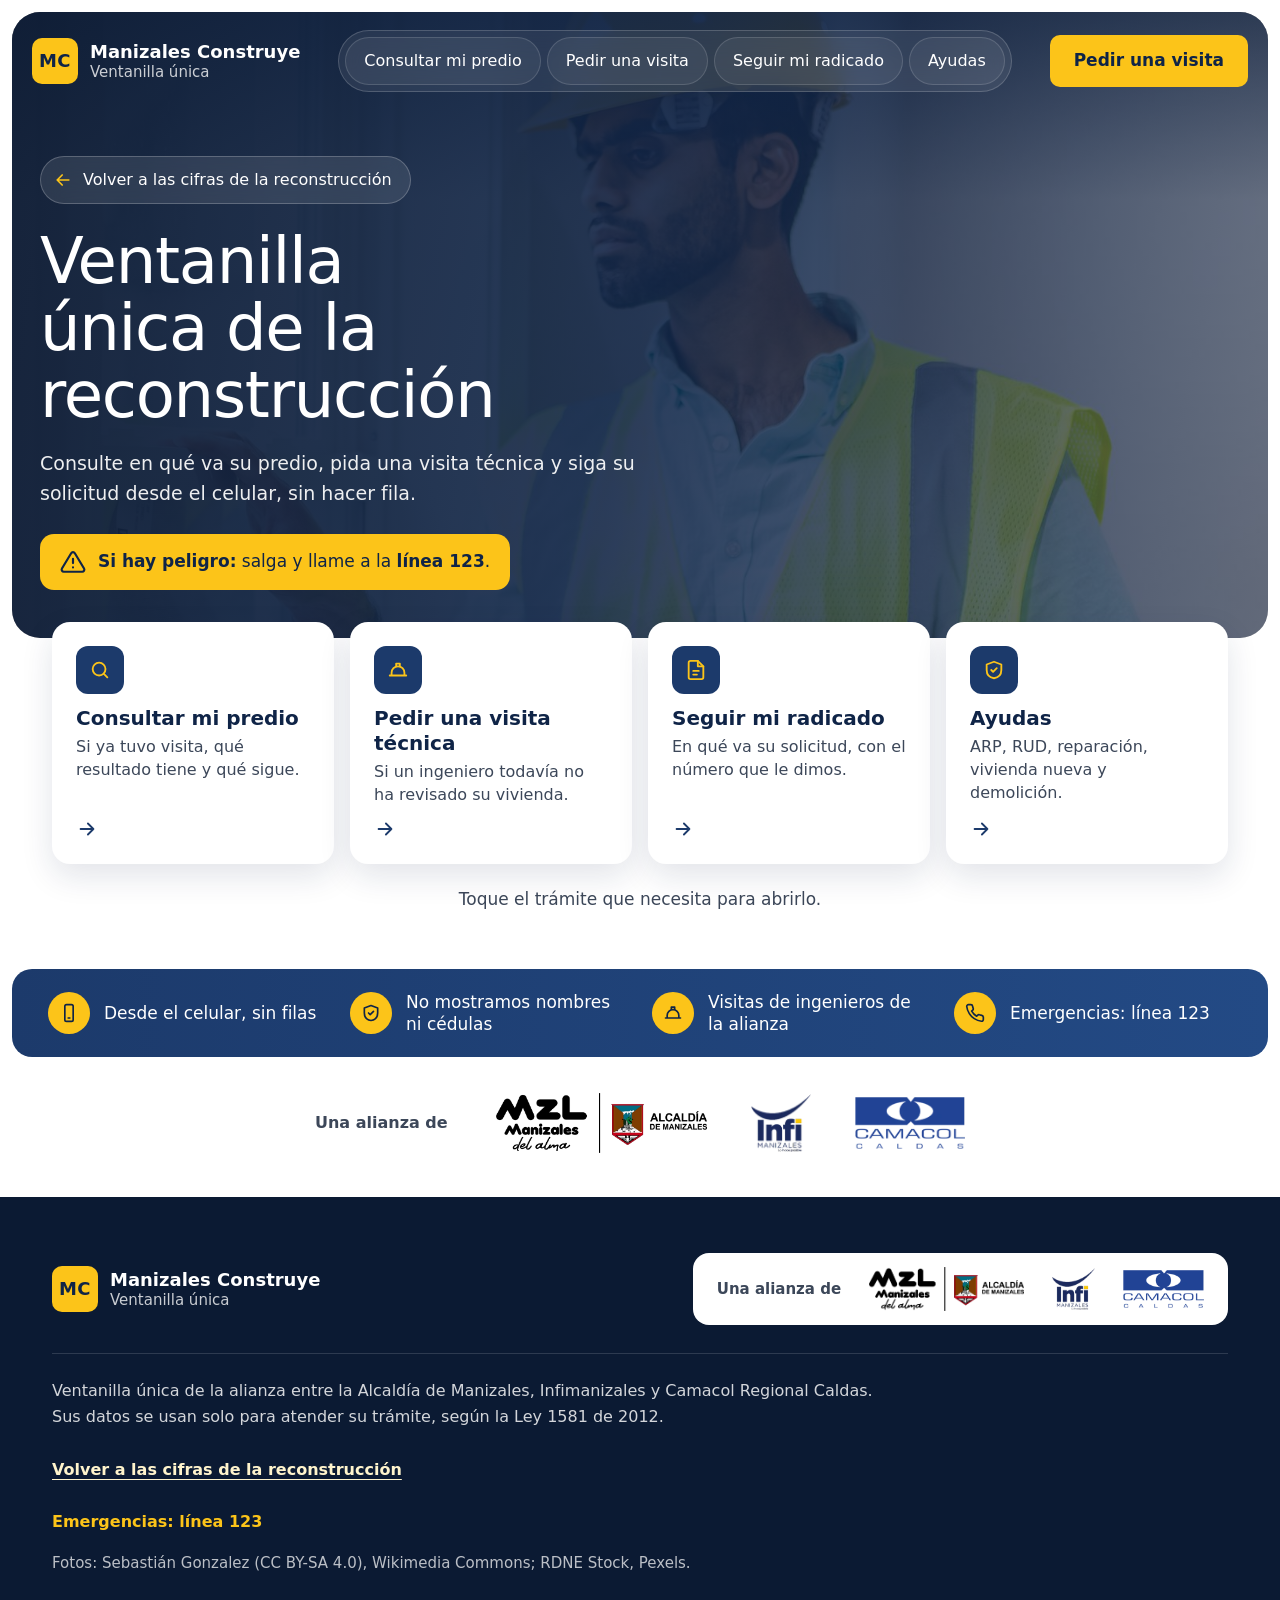
<file: ventanilla/index.html>
<!doctype html>
<html lang="es-CO">
<head>
<meta charset="utf-8">
<meta name="viewport" content="width=device-width, initial-scale=1">
<!-- Solo habla con la función «ventanilla» de la plataforma. Fuentes de Google Fonts. Sin JS ni estilos en línea. -->
<meta http-equiv="Content-Security-Policy" content="default-src 'none'; script-src 'self'; style-src 'self' https://fonts.googleapis.com; font-src https://fonts.gstatic.com; img-src 'self' data:; connect-src https://api.manizalesconstruye.camacolcaldas.com; base-uri 'none'; form-action 'none'">
<meta name="referrer" content="no-referrer">
<title>Ventanilla única de la reconstrucción · Manizales Construye</title>
<meta name="description" content="Consulte el estado de su predio, pida una visita técnica, siga su radicado y conozca las ayudas de la reconstrucción de Manizales, desde el celular y sin hacer fila.">
<meta name="theme-color" content="#0f2447">
<link rel="icon" href="data:image/svg+xml,%3Csvg xmlns='http://www.w3.org/2000/svg' viewBox='0 0 64 64'%3E%3Crect width='64' height='64' rx='12' fill='%23fcc419'/%3E%3Ctext x='32' y='42' font-family='Arial' font-weight='700' font-size='26' text-anchor='middle' fill='%230f2447'%3EMC%3C/text%3E%3C/svg%3E">
<link rel="preconnect" href="https://fonts.googleapis.com">
<link rel="preconnect" href="https://fonts.gstatic.com" crossorigin>
<link rel="stylesheet" href="https://fonts.googleapis.com/css2?family=DM+Sans:opsz,wght@9..40,400;9..40,500;9..40,600;9..40,700&display=swap">
<link rel="stylesheet" href="estilos.css">
<script src="app.js" defer></script>
</head>
<body>
<a class="saltar" href="#servicios">Saltar a los trámites</a>

<!-- ============ PORTADA ============ -->
<header class="portada" id="inicio">
  <div class="portada-velo">
    <div class="barra">
      <a class="marca" href="#inicio" aria-label="Manizales Construye, inicio de la ventanilla única">
        <span class="sello" aria-hidden="true">MC</span>
        <span class="marca-txt"><b>Manizales Construye</b><span>Ventanilla única</span></span>
      </a>
      <nav class="nav" id="nav" aria-label="Trámites">
        <ul>
          <li><a href="#consultar">Consultar mi predio</a></li>
          <li><a href="#pedir-visita">Pedir una visita</a></li>
          <li><a href="#seguimiento">Seguir mi radicado</a></li>
          <li><a href="#ayudas">Ayudas</a></li>
          <li class="solo-movil"><a href="../">Volver a las cifras de la reconstrucción</a></li>
        </ul>
      </nav>
      <a class="boton amarillo barra-cta" href="#pedir-visita">Pedir una visita</a>
      <button class="menu" id="menu" type="button" aria-expanded="false" aria-controls="nav" aria-label="Abrir el menú">
        <svg viewBox="0 0 24 24" aria-hidden="true"><path d="M4 7h16M4 12h16M4 17h16"/></svg>
      </button>
    </div>

    <div class="portada-cuerpo">
      <a class="volver" href="../">
        <svg viewBox="0 0 24 24" aria-hidden="true"><path d="M19 12H5M11 18l-6-6 6-6"/></svg>
        Volver a las cifras de la reconstrucción
      </a>
      <h1>Ventanilla única de la reconstrucción</h1>
      <p class="lead">Consulte en qué va su predio, pida una visita técnica y siga su solicitud desde el celular, sin hacer fila.</p>
      <p class="aviso-123">
        <svg viewBox="0 0 24 24" aria-hidden="true"><path d="M12 9v4M12 17h.01"/><path d="M10.3 3.9 1.8 18a2 2 0 0 0 1.7 3h17a2 2 0 0 0 1.7-3L13.7 3.9a2 2 0 0 0-3.4 0z"/></svg>
        <span><b>Si hay peligro:</b> salga y llame a la <b>línea 123</b>.</span>
      </p>
    </div>
  </div>
</header>

<main>
  <!-- ============ LOS CUATRO SERVICIOS ============ -->
  <section class="servicios-v" id="servicios" aria-labelledby="h-servicios">
    <div class="envoltura">
      <h2 class="oculto" id="h-servicios">¿Qué necesita hacer?</h2>
      <ul class="tarjetas-v">
        <li><a class="tarjeta-v" href="#consultar">
          <span class="v-ic"><svg viewBox="0 0 24 24" aria-hidden="true"><circle cx="11" cy="11" r="7"/><path d="m20 20-3.5-3.5"/></svg></span>
          <span class="tv-txt"><b>Consultar mi predio</b><span>Si ya tuvo visita, qué resultado tiene y qué sigue.</span></span>
          <svg class="tv-flecha" viewBox="0 0 24 24" aria-hidden="true"><path d="M5 12h14M13 6l6 6-6 6"/></svg>
        </a></li>
        <li><a class="tarjeta-v" href="#pedir-visita">
          <span class="v-ic"><svg viewBox="0 0 24 24" aria-hidden="true"><path d="M3 18h18M5 18v-3a7 7 0 0 1 14 0v3M10 8V5h4v3"/></svg></span>
          <span class="tv-txt"><b>Pedir una visita técnica</b><span>Si un ingeniero todavía no ha revisado su vivienda.</span></span>
          <svg class="tv-flecha" viewBox="0 0 24 24" aria-hidden="true"><path d="M5 12h14M13 6l6 6-6 6"/></svg>
        </a></li>
        <li><a class="tarjeta-v" href="#seguimiento">
          <span class="v-ic"><svg viewBox="0 0 24 24" aria-hidden="true"><path d="M14 2H6a2 2 0 0 0-2 2v16a2 2 0 0 0 2 2h12a2 2 0 0 0 2-2V8z"/><path d="M14 2v6h6M9 13h6M9 17h4"/></svg></span>
          <span class="tv-txt"><b>Seguir mi radicado</b><span>En qué va su solicitud, con el número que le dimos.</span></span>
          <svg class="tv-flecha" viewBox="0 0 24 24" aria-hidden="true"><path d="M5 12h14M13 6l6 6-6 6"/></svg>
        </a></li>
        <li><a class="tarjeta-v" href="#ayudas">
          <span class="v-ic"><svg viewBox="0 0 24 24" aria-hidden="true"><path d="M12 3 4 6v6c0 5 3.4 8.3 8 9 4.6-.7 8-4 8-9V6z"/><path d="m9 12 2 2 4-4"/></svg></span>
          <span class="tv-txt"><b>Ayudas</b><span>ARP, RUD, reparación, vivienda nueva y demolición.</span></span>
          <svg class="tv-flecha" viewBox="0 0 24 24" aria-hidden="true"><path d="M5 12h14M13 6l6 6-6 6"/></svg>
        </a></li>
      </ul>
      <p class="elija" id="elija">Toque el trámite que necesita para abrirlo.</p>
    </div>
  </section>

  <!-- ============ 1. CONSULTAR MI PREDIO ============ -->
  <section class="seccion tramite-sec" id="consultar" aria-labelledby="h-consultar" hidden>
    <div class="envoltura">
      <div class="cabeza">
        <p class="rotulo">Consultar mi predio</p>
        <h2 id="h-consultar" tabindex="-1">¿En qué va mi predio?</h2>
        <p>Busque su predio y confirme con una cédula. Le mostramos sus visitas, el resultado y lo que sigue.</p>
      </div>

      <div class="tramite">
        <div class="tarjeta formulario">
          <ol class="pasos" aria-label="Pasos de la consulta">
            <li id="c-paso-1" aria-current="step"><span>1</span>Buscar el predio</li>
            <li id="c-paso-2"><span>2</span>Confirmar con la cédula</li>
          </ol>

          <search>
            <form id="f-buscar" novalidate aria-labelledby="h-buscar">
              <h3 class="paso-tit" id="h-buscar">Paso 1. Busque su predio</h3>
              <div class="campo">
                <label for="b-q">Dirección o número predial</label>
                <p class="ayuda" id="b-q-ayuda">Ejemplo: <b>Calle 22 # 24-11</b>. El número predial tiene de 20 a 30 dígitos y aparece en el recibo del impuesto predial.</p>
                <div class="busca-fila">
                  <input id="b-q" name="q" type="text" required minlength="4" maxlength="120" autocomplete="off" autocorrect="off" autocapitalize="none" spellcheck="false" enterkeyhint="search" aria-describedby="b-q-ayuda" data-error="b-q-error" data-valida="busqueda">
                  <button class="boton azul" type="submit">
                    <svg viewBox="0 0 24 24" aria-hidden="true"><circle cx="11" cy="11" r="7"/><path d="m20 20-3.5-3.5"/></svg>Buscar
                  </button>
                </div>
                <p class="error" id="b-q-error" hidden></p>
              </div>
            </form>
          </search>
          <div class="estado" id="b-estado" role="status"></div>

          <form id="f-consultar" novalidate aria-labelledby="h-confirmar" hidden>
            <fieldset class="campo grupo-radios" id="c-predios-grupo" data-error="c-predio-error">
              <legend>Elija su predio</legend>
              <div class="opciones" id="c-predios"></div>
              <p class="error" id="c-predio-error" hidden></p>
            </fieldset>

            <h3 class="paso-tit" id="h-confirmar">Paso 2. Confirme con una cédula</h3>
            <div class="campo">
              <label for="c-doc">Cédula de una persona del predio</label>
              <p class="ayuda" id="c-doc-ayuda">Del titular, del propietario o de quien atendió la visita. Solo los números, sin puntos.</p>
              <input id="c-doc" name="documento" type="text" inputmode="numeric" required autocomplete="off" autocorrect="off" spellcheck="false" maxlength="15" enterkeyhint="done" aria-describedby="c-doc-ayuda c-privacidad" data-error="c-doc-error" data-valida="cedula">
              <p class="error" id="c-doc-error" hidden></p>
            </div>
            <p class="privacidad" id="c-privacidad">
              <svg viewBox="0 0 24 24" aria-hidden="true"><rect x="4" y="10" width="16" height="11" rx="2"/><path d="M8 10V7a4 4 0 0 1 8 0v3"/></svg>
              <span>Su cédula solo sirve para comprobar que usted tiene relación con el predio. No mostramos nombres ni datos de nadie.</span>
            </p>
            <button class="boton amarillo ancho" type="submit">Consultar el estado</button>
          </form>
        </div>

        <div class="resultado" id="c-resultado"></div>

        <aside class="lateral" aria-label="Antes de consultar">
          <figure class="foto lateral-foto"><img src="../img/fotos/casa-centro.jpg" alt="Fachada de una casa del centro histórico de Manizales" width="1280" height="863" loading="lazy"></figure>
          <div class="lateral-txt">
            <h3>Tenga a mano</h3>
            <ul class="chulos">
              <li>La dirección del predio, o el número predial del recibo del impuesto.</li>
              <li>La cédula del titular, del propietario o de quien atendió la visita.</li>
            </ul>
            <p class="nota">¿Su predio no aparece? <a href="#pedir-visita">Pida una visita técnica</a>.</p>
          </div>
        </aside>
      </div>
    </div>
  </section>

  <!-- ============ 2. PEDIR UNA VISITA TÉCNICA ============ -->
  <section class="seccion tramite-sec" id="pedir-visita" aria-labelledby="h-pedir" hidden>
    <div class="envoltura">
      <div class="cabeza">
        <p class="rotulo">Pedir una visita técnica</p>
        <h2 id="h-pedir" tabindex="-1">Pida que un ingeniero revise su vivienda</h2>
        <p>Llene estos datos. Le daremos un número de radicado y un coordinador programará la visita.</p>
      </div>

      <div class="tramite">
        <div class="tarjeta formulario">
          <div class="resumen-errores" id="p-resumen" tabindex="-1" hidden></div>

          <form id="f-pedir" novalidate aria-labelledby="h-pedir">
            <p class="obligatorio">Todos los datos son obligatorios, menos el correo.</p>

            <fieldset class="bloque">
              <legend>Sus datos</legend>
              <div class="campo">
                <label for="p-nombre">Nombre completo</label>
                <input id="p-nombre" name="nombre" type="text" required minlength="3" maxlength="120" autocomplete="name" enterkeyhint="next" data-error="p-nombre-error" data-valida="nombre">
                <p class="error" id="p-nombre-error" hidden></p>
              </div>
              <div class="campo">
                <label for="p-doc">Cédula</label>
                <p class="ayuda" id="p-doc-ayuda">Solo los números, sin puntos.</p>
                <input id="p-doc" name="documento" type="text" inputmode="numeric" required maxlength="15" autocomplete="off" autocorrect="off" spellcheck="false" enterkeyhint="next" aria-describedby="p-doc-ayuda" data-error="p-doc-error" data-valida="cedula">
                <p class="error" id="p-doc-error" hidden></p>
              </div>
              <div class="campo">
                <label for="p-cel">Celular</label>
                <p class="ayuda" id="p-cel-ayuda">El coordinador lo llamará a este número para programar la visita.</p>
                <input id="p-cel" name="celular" type="tel" inputmode="tel" required maxlength="20" autocomplete="tel" enterkeyhint="next" aria-describedby="p-cel-ayuda" data-error="p-cel-error" data-valida="celular">
                <p class="error" id="p-cel-error" hidden></p>
              </div>
              <div class="campo">
                <label for="p-correo">Correo electrónico <span class="opcional">(opcional)</span></label>
                <input id="p-correo" name="correo" type="email" maxlength="120" autocomplete="email" autocorrect="off" autocapitalize="none" spellcheck="false" enterkeyhint="next" data-error="p-correo-error" data-valida="correo">
                <p class="error" id="p-correo-error" hidden></p>
              </div>
              <fieldset class="campo grupo-radios" id="p-calidad-grupo" data-error="p-calidad-error">
                <legend>¿Quién pide la visita?</legend>
                <div class="opciones dos-col">
                  <label class="opcion"><input type="radio" name="calidad" value="propietario" required><span>Propietario</span></label>
                  <label class="opcion"><input type="radio" name="calidad" value="arrendatario"><span>Arrendatario</span></label>
                  <label class="opcion"><input type="radio" name="calidad" value="familiar"><span>Familiar</span></label>
                  <label class="opcion"><input type="radio" name="calidad" value="otro"><span>Otro</span></label>
                </div>
                <p class="error" id="p-calidad-error" hidden></p>
              </fieldset>
            </fieldset>

            <fieldset class="bloque">
              <legend>Ubicación del predio</legend>
              <div class="campo">
                <label for="p-q">Busque el predio por dirección o número predial</label>
                <p class="ayuda" id="p-q-ayuda">Ejemplo: <b>Calle 22 # 24-11</b>. Después elíjalo en la lista.</p>
                <div class="busca-fila">
                  <input id="p-q" type="text" minlength="4" maxlength="120" autocomplete="off" autocorrect="off" autocapitalize="none" spellcheck="false" enterkeyhint="search" aria-describedby="p-q-ayuda" data-error="p-q-error" data-valida="busqueda">
                  <button class="boton azul" type="button" id="p-buscar">
                    <svg viewBox="0 0 24 24" aria-hidden="true"><circle cx="11" cy="11" r="7"/><path d="m20 20-3.5-3.5"/></svg>Buscar
                  </button>
                </div>
                <p class="error" id="p-q-error" hidden></p>
              </div>
              <div class="estado" id="p-b-estado" role="status"></div>

              <fieldset class="campo grupo-radios" id="p-predios-grupo" data-error="p-predio-error">
                <legend>Elija el predio</legend>
                <div class="opciones" id="p-predios">
                  <label class="opcion manual"><input type="radio" name="id22" value="manual" required><span><b>No lo encuentro: escribiré la dirección</b></span></label>
                </div>
                <p class="error" id="p-predio-error" hidden></p>
              </fieldset>

              <div class="manual-campos" id="p-manual" hidden>
                <div class="campo">
                  <label for="p-dir">Dirección del predio</label>
                  <p class="ayuda" id="p-dir-ayuda">Como la escribiría en un sobre. Ejemplo: Carrera 23 # 30-15, apartamento 201.</p>
                  <input id="p-dir" name="direccion" type="text" maxlength="160" autocomplete="street-address" enterkeyhint="next" aria-describedby="p-dir-ayuda" data-error="p-dir-error" data-valida="direccion">
                  <p class="error" id="p-dir-error" hidden></p>
                </div>
                <div class="campo">
                  <label for="p-barrio">Barrio o vereda</label>
                  <input id="p-barrio" name="barrio" type="text" maxlength="80" autocomplete="address-level3" enterkeyhint="next" data-error="p-barrio-error" data-valida="barrio">
                  <p class="error" id="p-barrio-error" hidden></p>
                </div>
              </div>
            </fieldset>

            <fieldset class="bloque">
              <legend>El daño</legend>
              <div class="campo">
                <label for="p-dano">¿Qué daño ve?</label>
                <p class="ayuda" id="p-dano-ayuda">En pocas palabras: grietas, muros, techo, pisos, puertas que no cierran…</p>
                <textarea id="p-dano" name="afectacion" rows="4" required minlength="10" maxlength="1000" aria-describedby="p-dano-ayuda" data-error="p-dano-error" data-valida="dano"></textarea>
                <p class="error" id="p-dano-error" hidden></p>
              </div>
              <fieldset class="campo grupo-radios" id="p-peligro-grupo" data-error="p-peligro-error">
                <legend>¿Hay peligro de que se caiga algo?</legend>
                <div class="opciones dos-col">
                  <label class="opcion"><input type="radio" name="peligro" value="si" required><span>Sí</span></label>
                  <label class="opcion"><input type="radio" name="peligro" value="no"><span>No</span></label>
                </div>
                <p class="error" id="p-peligro-error" hidden></p>
              </fieldset>
              <div class="alerta-peligro" id="p-alerta" role="alert"></div>
            </fieldset>

            <div class="campo autoriza" id="p-autoriza-campo">
              <label class="opcion casilla">
                <input id="p-autoriza" name="autoriza" type="checkbox" required data-error="p-autoriza-error" data-valida="autoriza">
                <span>Autorizo a la Alcaldía de Manizales y a sus aliados a tratar mis datos personales para atender esta solicitud, según la Ley 1581 de 2012.</span>
              </label>
              <p class="error" id="p-autoriza-error" hidden></p>
            </div>

            <div class="trampa" aria-hidden="true">
              <label for="p-sitio">No llene este campo</label>
              <input id="p-sitio" name="sitio" type="text" tabindex="-1" autocomplete="off">
            </div>

            <button class="boton amarillo ancho" type="submit">Enviar la solicitud</button>
          </form>
          <div class="estado" id="p-estado" role="status"></div>
          <div class="radicado-caja" id="p-resultado" tabindex="-1" hidden></div>
        </div>

        <aside class="lateral" aria-label="Qué pasa después">
          <figure class="foto lateral-foto"><img src="../img/fotos/inspector-ventana.jpg" alt="Un inspector con casco amarillo y chaleco reflectivo revisa una ventana con su planilla en la mano" width="1600" height="2400" loading="lazy"></figure>
          <div class="lateral-txt">
            <h3>Qué pasa después</h3>
            <ol class="numerada">
              <li>Recibe un número de radicado. Guárdelo.</li>
              <li>Un coordinador revisa la solicitud y programa la visita.</li>
              <li>Un ingeniero de la alianza visita el predio.</li>
            </ol>
            <p class="nota">Con su radicado puede ver en qué va en <a href="#seguimiento">Seguir mi radicado</a>.</p>
          </div>
        </aside>
      </div>
    </div>
  </section>

  <!-- ============ 3. SEGUIR MI RADICADO ============ -->
  <section class="seccion tramite-sec" id="seguimiento" aria-labelledby="h-seguimiento" hidden>
    <div class="envoltura">
      <div class="cabeza">
        <p class="rotulo">Seguir mi radicado</p>
        <h2 id="h-seguimiento" tabindex="-1">¿En qué va mi solicitud?</h2>
        <p>Escriba el radicado que le dimos al pedir la visita y la cédula con la que lo pidió.</p>
      </div>

      <div class="tramite">
        <div class="tarjeta formulario">
          <form id="f-seguir" novalidate aria-labelledby="h-seguimiento">
            <div class="campo">
              <label for="s-rad">Número de radicado</label>
              <p class="ayuda" id="s-rad-ayuda">Ejemplo: <b>VU-2026-00001</b>. Puede escribirlo en minúsculas o sin guiones.</p>
              <input id="s-rad" name="radicado" type="text" required maxlength="20" autocomplete="off" autocorrect="off" autocapitalize="characters" spellcheck="false" enterkeyhint="next" aria-describedby="s-rad-ayuda" data-error="s-rad-error" data-valida="radicado">
              <p class="error" id="s-rad-error" hidden></p>
            </div>
            <div class="campo">
              <label for="s-doc">Cédula</label>
              <p class="ayuda" id="s-doc-ayuda">La misma con la que pidió la visita. Solo los números.</p>
              <input id="s-doc" name="documento" type="text" inputmode="numeric" required maxlength="15" autocomplete="off" autocorrect="off" spellcheck="false" enterkeyhint="done" aria-describedby="s-doc-ayuda" data-error="s-doc-error" data-valida="cedula">
              <p class="error" id="s-doc-error" hidden></p>
            </div>
            <button class="boton amarillo ancho" type="submit">Ver en qué va</button>
          </form>
          <div class="estado" id="s-estado" role="status"></div>
        </div>

        <div class="resultado" id="s-resultado"></div>

        <aside class="lateral solo-texto" aria-label="Cómo avanza una solicitud">
          <div class="lateral-txt">
            <h3>Cómo avanza una solicitud</h3>
            <ol class="numerada">
              <li><b>Recibida.</b> La solicitud llegó y espera a un coordinador.</li>
              <li><b>Visita programada.</b> Ya tiene fecha para la visita.</li>
              <li><b>Visitada.</b> El ingeniero ya fue. Consulte el resultado en <a href="#consultar">Consultar mi predio</a>.</li>
            </ol>
          </div>
        </aside>
      </div>
    </div>
  </section>

  <!-- ============ 4. AYUDAS ============ -->
  <section class="seccion tramite-sec" id="ayudas" aria-labelledby="h-ayudas" hidden>
    <div class="envoltura">
      <div class="cabeza">
        <p class="rotulo">Ayudas</p>
        <h2 id="h-ayudas" tabindex="-1">Las ayudas de la reconstrucción, explicadas</h2>
        <p class="borrador">Borrador: pendiente de validación</p>
        <p>Estos textos todavía los está revisando la alianza. Antes de hacer un trámite, confírmelo en la Alcaldía de Manizales.</p>
      </div>

      <div class="acordeones">
        <details>
          <summary><span class="v-ic"><svg viewBox="0 0 24 24" aria-hidden="true"><path d="M14.7 6.3a1 1 0 0 0 0 1.4l1.6 1.6a1 1 0 0 0 1.4 0l3.8-3.8a6 6 0 0 1-7.9 7.9l-6.9 6.9a2.1 2.1 0 0 1-3-3l6.9-6.9a6 6 0 0 1 7.9-7.9z"/></svg></span><span class="a-tit">¿Qué es el ARP?</span><svg class="a-flecha" viewBox="0 0 24 24" aria-hidden="true"><path d="m6 9 6 6 6-6"/></svg></summary>
          <div class="a-cuerpo">
            <p>El ARP es el <b>aporte a la reparación patrimonial</b>: el valor que ayuda a reparar la vivienda según el daño que encontró el ingeniero y el presupuesto de obra revisado.</p>
            <p>Entran los inmuebles con daño menor, uso restringido o daño mayor que se pueden reparar. El ingeniero toma las cantidades de obra en la visita y el equipo de presupuesto calcula el costo.</p>
            <p class="borrador">Borrador: pendiente de validación</p>
          </div>
        </details>
        <details>
          <summary><span class="v-ic"><svg viewBox="0 0 24 24" aria-hidden="true"><path d="M16 4h2a2 2 0 0 1 2 2v14a2 2 0 0 1-2 2H6a2 2 0 0 1-2-2V6a2 2 0 0 1 2-2h2"/><rect x="8" y="2" width="8" height="4" rx="1"/><path d="M9 12h6M9 16h4"/></svg></span><span class="a-tit">¿Qué es el RUD?</span><svg class="a-flecha" viewBox="0 0 24 24" aria-hidden="true"><path d="m6 9 6 6 6-6"/></svg></summary>
          <div class="a-cuerpo">
            <p>El RUD es el <b>Registro Único de Damnificados</b>. Inscribirse es el primer paso para recibir ayudas.</p>
            <p>La inscripción se hace ante la Alcaldía de Manizales. Pregunte allí qué documentos debe llevar.</p>
            <p class="borrador">Borrador: pendiente de validación</p>
          </div>
        </details>
        <details>
          <summary><span class="v-ic"><svg viewBox="0 0 24 24" aria-hidden="true"><path d="M3 21h18M5 21V8l7-5 7 5v13"/><path d="M9 21v-6h6v6"/></svg></span><span class="a-tit">Reparación de vivienda</span><svg class="a-flecha" viewBox="0 0 24 24" aria-hidden="true"><path d="m6 9 6 6 6-6"/></svg></summary>
          <div class="a-cuerpo">
            <p>Si la visita dice que la vivienda se puede reparar, el equipo prepara un presupuesto de obra con la lista de precios de la Alcaldía. Ese presupuesto se revisa antes de definir el apoyo.</p>
            <p>Mientras tanto, no haga obras grandes en la estructura sin consultar: un cambio puede afectar la revisión.</p>
            <p class="borrador">Borrador: pendiente de validación</p>
          </div>
        </details>
        <details>
          <summary><span class="v-ic"><svg viewBox="0 0 24 24" aria-hidden="true"><path d="M3 12 12 4l9 8"/><path d="M5 10v10h14V10"/><path d="M12 14v4M10 16h4"/></svg></span><span class="a-tit">Vivienda nueva</span><svg class="a-flecha" viewBox="0 0 24 24" aria-hidden="true"><path d="m6 9 6 6 6-6"/></svg></summary>
          <div class="a-cuerpo">
            <p>Es para las viviendas que <b>no se pueden reparar</b>. La alianza está definiendo cómo funcionará y quiénes podrán acceder.</p>
            <p>Si su vivienda está en ese caso, manténgase inscrito en el RUD y atento a lo que informe la Alcaldía.</p>
            <p class="borrador">Borrador: pendiente de validación</p>
          </div>
        </details>
        <details>
          <summary><span class="v-ic"><svg viewBox="0 0 24 24" aria-hidden="true"><path d="m15 12-8.4 8.4a2.1 2.1 0 0 1-3-3L12 9"/><path d="M17.6 15 22 10.6M20.9 11.7l-6.6-6.6a2 2 0 0 0-1.4-.6H10l1.3 1.3a2 2 0 0 1 0 2.8l-.6.6"/></svg></span><span class="a-tit">Demolición</span><svg class="a-flecha" viewBox="0 0 24 24" aria-hidden="true"><path d="m6 9 6 6 6-6"/></svg></summary>
          <div class="a-cuerpo">
            <p>Se abre cuando un inmueble <b>no se puede salvar</b>. No se decide en la visita: el expediente pasa por estas etapas.</p>
            <ol class="etapas">
              <li>Solicitud y visita técnica.</li>
              <li>Validación y declaratoria de ruina.</li>
              <li>Aprobación del Comité del Fondo.</li>
              <li>Contratación y obra.</li>
            </ol>
            <p>Si su predio tiene un expediente, en <a href="#consultar">Consultar mi predio</a> verá su radicado y la etapa en la que va.</p>
            <p class="borrador">Borrador: pendiente de validación</p>
          </div>
        </details>
      </div>
    </div>
  </section>

  <!-- ============ BANDA ============ -->
  <section class="banda" aria-label="Cómo cuidamos sus datos">
    <ul>
      <li><span class="b-ic"><svg viewBox="0 0 24 24" aria-hidden="true"><rect x="7" y="2" width="10" height="20" rx="2"/><path d="M11 18h2"/></svg></span>Desde el celular, sin filas</li>
      <li><span class="b-ic"><svg viewBox="0 0 24 24" aria-hidden="true"><path d="M12 3 4 6v6c0 5 3.4 8.3 8 9 4.6-.7 8-4 8-9V6z"/><path d="m9 12 2 2 4-4"/></svg></span>No mostramos nombres ni cédulas</li>
      <li><span class="b-ic"><svg viewBox="0 0 24 24" aria-hidden="true"><path d="M3 18h18M5 18v-3a7 7 0 0 1 14 0v3M10 8V5h4v3"/></svg></span>Visitas de ingenieros de la alianza</li>
      <li><span class="b-ic"><svg viewBox="0 0 24 24" aria-hidden="true"><path d="M22 16.9v3a2 2 0 0 1-2.2 2 19.8 19.8 0 0 1-8.6-3.1 19.5 19.5 0 0 1-6-6A19.8 19.8 0 0 1 2.1 4.2 2 2 0 0 1 4.1 2h3a2 2 0 0 1 2 1.7c.1.9.4 1.8.7 2.7a2 2 0 0 1-.5 2.1L8 9.8a16 16 0 0 0 6 6l1.3-1.3a2 2 0 0 1 2.1-.4c.9.3 1.8.6 2.7.7a2 2 0 0 1 1.7 2z"/></svg></span>Emergencias: línea 123</li>
    </ul>
  </section>

  <!-- ============ ALIANZA ============ -->
  <section class="alianza" aria-label="Una alianza de">
    <div class="envoltura alianza-fila">
      <p>Una alianza de</p>
      <div class="logos">
        <img class="l-alc" src="../img/mzl-alcaldia.webp" alt="Alcaldía de Manizales" width="705" height="200">
        <img class="l-infi" src="../img/infi.webp" alt="Infimanizales" width="123" height="120">
        <img class="l-cam" src="../img/cam.webp" alt="Camacol Regional Caldas" width="255" height="120">
      </div>
    </div>
  </section>
</main>

<footer class="pie">
  <div class="envoltura">
    <div class="pie-arriba">
      <a class="marca" href="#inicio" aria-label="Manizales Construye, volver al inicio de la ventanilla">
        <span class="sello" aria-hidden="true">MC</span>
        <span class="marca-txt"><b>Manizales Construye</b><span>Ventanilla única</span></span>
      </a>
      <div class="pie-logos">
        <span>Una alianza de</span>
        <img class="l-alc" src="../img/mzl-alcaldia.webp" alt="Alcaldía de Manizales" width="705" height="200">
        <img class="l-infi" src="../img/infi.webp" alt="Infimanizales" width="123" height="120">
        <img class="l-cam" src="../img/cam.webp" alt="Camacol Regional Caldas" width="255" height="120">
      </div>
    </div>
    <p>Ventanilla única de la alianza entre la Alcaldía de Manizales, Infimanizales y Camacol Regional Caldas. Sus datos se usan solo para atender su trámite, según la Ley 1581 de 2012.</p>
    <p><a class="pie-enlace" href="../">Volver a las cifras de la reconstrucción</a></p>
    <p class="pie-123"><b>Emergencias: línea 123</b></p>
    <p class="creditos">Fotos: Sebastián Gonzalez (CC BY-SA 4.0), Wikimedia Commons; RDNE Stock, Pexels.</p>
  </div>
</footer>
<div class="oculto" id="anunciador" aria-live="polite"></div>
</body>
</html>
</file>
<file: css/estilos.css>
/* Opción A · «servicio azul»: portada de foto con velo, barra translúcida con píldoras, banda de garantías,
   rótulos en píldora, mosaicos de cifras y tarjetas de servicio con tarjeta blanca superpuesta.
   Identidad de Manizales Construye: azul noche, azul y amarillo; DM Sans. Ningún texto por debajo de 15 px. */

:root {
  --noche: #0f2447;
  --noche-2: #0b1a33;
  --azul: #1c3a6b;
  --azul-2: #234a85;
  --amarillo: #fcc419;
  --amarillo-claro: #fff4cc;
  --fondo: #f3f5f8;
  --blanco: #fff;
  --borde: #e3e7ed;
  --texto: #1a2233;
  --texto-2: #3c4759;
  --gris-dato: #c3cbd8;
  --r1: #dbe4f0; --r2: #a9bcd8; --r3: #6f8fbd; --r4: #3a5f98; --r5: #1c3a6b;
  --sombra: 0 12px 32px rgba(15, 36, 71, .12);
}

*, *::before, *::after { box-sizing: border-box; }
html { -webkit-text-size-adjust: 100%; }
@media (prefers-reduced-motion: no-preference) { html { scroll-behavior: smooth; } }
body {
  margin: 0; background: var(--blanco); color: var(--texto);
  font-family: 'DM Sans', system-ui, -apple-system, 'Segoe UI', sans-serif;
  font-size: 18px; line-height: 1.6; overflow-x: hidden;
}
img { max-width: 100%; height: auto; display: block; }
svg { fill: none; stroke: currentColor; stroke-width: 2; stroke-linecap: round; stroke-linejoin: round; }
h1, h2, h3 { font-weight: 500; color: var(--noche); margin: 0; }
p { margin: 0 0 16px; color: var(--texto-2); }
ul, ol { margin: 0; padding: 0; list-style: none; }
a { color: inherit; }
b { font-weight: 600; }
[hidden] { display: none !important; }

:focus-visible { outline: 3px solid var(--azul); outline-offset: 3px; border-radius: 6px; }
.portada :focus-visible, .banda :focus-visible, .ventanilla :focus-visible, .pie :focus-visible { outline-color: var(--amarillo); }

.saltar { position: absolute; left: 16px; top: -100px; z-index: 100; background: var(--amarillo); color: var(--noche); padding: 12px 18px; border-radius: 10px; font-weight: 600; text-decoration: none; }
.saltar:focus { top: 16px; }

.envoltura { max-width: 1240px; margin: 0 auto; padding: 0 16px; }
@media (min-width: 768px) { .envoltura { padding: 0 32px; } }

/* ---------- botones ---------- */
.boton {
  display: inline-flex; align-items: center; justify-content: center; gap: 10px;
  min-height: 52px; padding: 0 24px; border-radius: 10px; border: 0;
  font: inherit; font-size: 17px; font-weight: 600; text-decoration: none; cursor: pointer;
  transition: transform .15s ease, background-color .15s ease;
}
.boton svg { width: 20px; height: 20px; }
.boton:hover { transform: translateY(-1px); }
.boton.amarillo { background: var(--amarillo); color: var(--noche); }
.boton.amarillo:hover { background: #ffd23f; }
.boton.blanco { background: var(--blanco); color: var(--noche); }
.boton.azul { background: var(--azul); color: var(--blanco); }
.boton.azul:hover { background: var(--noche); }

/* ---------- marca ---------- */
.marca { display: inline-flex; align-items: center; gap: 12px; text-decoration: none; color: var(--blanco); min-height: 48px; }
.sello { width: 46px; height: 46px; flex: none; display: grid; place-items: center; background: var(--amarillo); color: var(--noche); border-radius: 10px; font-weight: 700; font-size: 18px; letter-spacing: .02em; }
.marca-txt { display: flex; flex-direction: column; line-height: 1.2; }
.marca-txt b { font-size: 18px; font-weight: 700; }
.marca-txt span { font-size: 15px; color: rgba(255, 255, 255, .78); }

/* ---------- portada ---------- */
.portada {
  margin: 12px; border-radius: 28px; overflow: hidden; color: var(--blanco);
  background: var(--noche) url(../img/manizales.jpg) center 62% / cover no-repeat;
}
.portada-velo {
  background:
    linear-gradient(100deg, rgba(11, 26, 51, .94) 0%, rgba(15, 36, 71, .86) 48%, rgba(15, 36, 71, .62) 100%),
    linear-gradient(180deg, rgba(11, 26, 51, .55) 0%, rgba(11, 26, 51, 0) 30%);
  padding: 18px 20px 28px;
}
.barra { position: relative; max-width: 1240px; margin: 0 auto; display: flex; align-items: center; gap: 16px; }
.nav { margin: 0 auto; }
.nav ul {
  display: flex; gap: 6px; padding: 6px; border-radius: 999px;
  background: rgba(255, 255, 255, .08); border: 1px solid rgba(255, 255, 255, .18);
  -webkit-backdrop-filter: blur(12px); backdrop-filter: blur(12px);
}
.nav a {
  display: flex; align-items: center; min-height: 48px; padding: 0 18px; border-radius: 999px;
  font-size: 16px; font-weight: 500; text-decoration: none; color: var(--blanco);
  background: rgba(255, 255, 255, .06); border: 1px solid rgba(255, 255, 255, .14);
  transition: background-color .15s ease;
}
.nav a:hover { background: rgba(255, 255, 255, .18); }
.nav .solo-movil { display: none; }
.barra-cta { flex: none; }
.menu {
  display: none; width: 48px; height: 48px; margin-left: auto; place-items: center; cursor: pointer;
  border-radius: 12px; border: 1px solid rgba(255, 255, 255, .25); background: rgba(255, 255, 255, .1); color: var(--blanco);
}
.menu svg { width: 24px; height: 24px; }

.portada-cuerpo {
  max-width: 1240px; margin: 0 auto; padding: 88px 8px 8px;
  display: grid; grid-template-columns: minmax(0, 1.25fr) minmax(0, .9fr); gap: 40px; align-items: end;
}
.sello-pildora {
  display: inline-flex; align-items: center; gap: 12px; margin: 0;
  padding: 6px 18px 6px 6px; border-radius: 999px; font-size: 15px; color: var(--blanco);
  background: rgba(255, 255, 255, .1); border: 1px solid rgba(255, 255, 255, .22);
  -webkit-backdrop-filter: blur(10px); backdrop-filter: blur(10px);
}
.sello-pildora b { font-weight: 600; }
.pila { display: inline-flex; }
.pila i { width: 34px; height: 34px; display: grid; place-items: center; border-radius: 50%; background: var(--azul); border: 2px solid var(--noche); margin-left: -9px; color: var(--blanco); }
.pila i:first-child { margin-left: 0; }
.pila i.am { background: var(--amarillo); color: var(--noche); }
.pila svg { width: 16px; height: 16px; }
.portada h1 {
  color: var(--blanco); font-size: clamp(40px, 5.6vw, 76px); font-weight: 500; line-height: 1.04;
  letter-spacing: -.02em; margin: 22px 0 18px; max-width: 13ch;
}
.lead { font-size: 19px; color: rgba(255, 255, 255, .9); max-width: 36em; }
.acciones { display: flex; flex-wrap: wrap; gap: 12px; margin-top: 28px; }
.aviso-123 {
  display: inline-flex; align-items: center; gap: 12px; margin: 26px 0 0; padding: 12px 18px;
  border-radius: 14px; font-size: 16px; color: var(--blanco);
  background: rgba(255, 255, 255, .08); border: 1px solid rgba(255, 255, 255, .18);
}
.aviso-123 svg { width: 24px; height: 24px; color: var(--amarillo); flex: none; }

.vidrios {
  display: grid; grid-template-columns: 1fr 1fr; gap: 12px; padding: 12px; border-radius: 22px;
  background: rgba(255, 255, 255, .08); border: 1px solid rgba(255, 255, 255, .22);
  -webkit-backdrop-filter: blur(14px); backdrop-filter: blur(14px);
}
.vidrio {
  display: flex; flex-direction: column; gap: 6px; padding: 18px; border-radius: 16px;
  background: rgba(11, 26, 51, .45); border: 1px solid rgba(255, 255, 255, .16);
}
.vidrio-rot { align-self: flex-start; font-size: 15px; font-weight: 600; background: var(--blanco); color: var(--noche); padding: 3px 12px; border-radius: 999px; }
.vidrio-num { font-size: 48px; font-weight: 500; line-height: 1.05; letter-spacing: -.02em; color: var(--amarillo); margin-top: 8px; font-variant-numeric: tabular-nums; }
.vidrio-txt { font-size: 16px; line-height: 1.4; color: rgba(255, 255, 255, .9); }

/* ---------- banda de garantías ---------- */
.banda { margin: 14px 12px 0; border-radius: 20px; background: linear-gradient(90deg, var(--azul) 0%, var(--azul-2) 100%); color: var(--blanco); }
.banda ul { max-width: 1240px; margin: 0 auto; padding: 22px 28px; display: grid; grid-template-columns: repeat(4, minmax(0, 1fr)); gap: 16px 24px; }
.banda li { display: flex; align-items: center; gap: 14px; font-size: 17px; font-weight: 500; line-height: 1.3; }
.b-ic { width: 42px; height: 42px; flex: none; display: grid; place-items: center; border-radius: 50%; background: var(--amarillo); color: var(--noche); }
.b-ic svg { width: 20px; height: 20px; }

/* ---------- alianza ---------- */
.alianza { padding: 32px 0 8px; }
.alianza-fila { display: flex; align-items: center; justify-content: center; gap: 20px 48px; flex-wrap: wrap; }
.alianza-fila p { margin: 0; font-size: 16px; font-weight: 600; color: var(--texto-2); }
.logos { display: flex; align-items: center; justify-content: center; gap: 24px 44px; flex-wrap: wrap; }
.logos img { width: auto; }
.logos .l-alc { height: 60px; }
.logos .l-infi { height: 58px; }
.logos .l-cam { height: 52px; }

/* ---------- secciones ---------- */
.seccion { padding: 96px 0; }
.seccion.fondo { background: var(--fondo); }
.rotulo {
  display: inline-block; margin: 0 0 18px; padding: 7px 16px; border-radius: 999px;
  border: 1.5px solid var(--azul); color: var(--azul);
  font-size: 15px; font-weight: 600; letter-spacing: .08em; text-transform: uppercase; line-height: 1.3;
}
.rotulo.claro { border-color: var(--amarillo); color: var(--amarillo); }
h2 { text-wrap: balance; font-size: clamp(31px, 3.5vw, 48px); line-height: 1.12; letter-spacing: -.018em; margin-bottom: 18px; }
.cabeza { max-width: 760px; margin-bottom: 44px; }
.cabeza.dos { max-width: none; display: grid; grid-template-columns: minmax(0, 1.1fr) minmax(0, .9fr); gap: 16px 56px; align-items: end; }
.cabeza.dos h2 { margin-bottom: 0; }
.cabeza.dos > p, .cabeza.dos > div > p:last-child { margin-bottom: 4px; }
.cabeza.centro { text-align: center; margin-left: auto; margin-right: auto; }
.nota { font-size: 16px; color: var(--texto-2); margin: 0; }
.tarjeta { background: var(--blanco); border: 1px solid var(--borde); border-radius: 22px; padding: 32px; box-shadow: 0 2px 6px rgba(15, 36, 71, .04); }

/* ---------- foto pendiente ---------- */
.foto {
  position: relative; margin: 0; overflow: hidden; border-radius: 22px; min-height: 240px;
  display: grid; place-items: center;
  background-color: var(--azul);
  background-image:
    radial-gradient(rgba(255, 255, 255, .1) 1px, transparent 1.6px),
    linear-gradient(140deg, var(--azul) 0%, var(--noche) 100%);
  background-size: 16px 16px, cover;
}
.foto img { position: absolute; inset: 0; width: 100%; height: 100%; object-fit: cover; }
.foto-alta img { object-position: 60% 30%; }
.foto-datos { margin-top: 28px; height: 420px; min-height: 0; }
.foto-datos img { object-position: center 30%; }
.foto-ic { width: 76px; height: 76px; display: grid; place-items: center; border-radius: 50%; background: rgba(255, 255, 255, .1); border: 1px solid rgba(255, 255, 255, .22); color: var(--blanco); }
.foto-ic svg { width: 32px; height: 32px; }
.foto figcaption {
  position: absolute; left: 16px; bottom: 16px; max-width: calc(100% - 32px);
  padding: 6px 14px; border-radius: 999px; background: rgba(255, 255, 255, .94); color: var(--noche);
  font-size: 15px; font-weight: 500; line-height: 1.35;
}

/* ---------- sobre las visitas ---------- */
.sobre > .rotulo { white-space: nowrap; justify-self: start; }
.sobre { display: grid; grid-template-columns: 190px minmax(0, 1.15fr) minmax(0, .85fr); gap: 48px; align-items: start; }
.sobre-texto > p { max-width: 34em; }
.sobre-texto .boton { margin: 8px 0 32px; }
.mosaicos { display: grid; grid-template-columns: repeat(4, minmax(0, 1fr)); gap: 12px; margin-bottom: 18px; }
.mosaicos li { background: var(--fondo); border-radius: 14px; padding: 20px 12px; text-align: center; display: flex; flex-direction: column; gap: 4px; }
.mosaicos b { font-size: 34px; font-weight: 500; line-height: 1.1; color: var(--noche); letter-spacing: -.01em; font-variant-numeric: tabular-nums; }
.mosaicos span { font-size: 15px; line-height: 1.3; color: var(--texto-2); }
.foto-alta { min-height: 540px; height: 100%; }

/* ---------- las cifras ---------- */
.cifras { display: grid; grid-template-columns: repeat(4, minmax(0, 1fr)); gap: 16px; }
.cifra { background: var(--blanco); border: 1px solid var(--borde); border-radius: 18px; padding: 24px; display: flex; flex-direction: column; gap: 6px; }
.c-rot { font-size: 15px; font-weight: 600; letter-spacing: .06em; text-transform: uppercase; color: var(--azul); }
.cifra > b { font-size: 46px; font-weight: 500; line-height: 1.1; letter-spacing: -.02em; color: var(--noche); font-variant-numeric: tabular-nums; margin-top: 6px; }
.cifra > b small { font-size: 22px; font-weight: 500; letter-spacing: 0; }
.c-txt { font-size: 16px; line-height: 1.45; color: var(--texto-2); }

/* ---------- lo que encontramos ---------- */
.tira { display: flex; gap: 3px; height: 22px; border-radius: 999px; overflow: hidden; }
.tira span { flex: 1 1 0; min-width: 4px; }
.t-hab, .g-hab i, .g-hab .barra-c > span { background: var(--azul); }
.t-noh, .g-noh i, .g-noh .barra-c > span { background: var(--amarillo); }
.t-sin, .g-sin i, .g-sin .barra-c > span { background: var(--gris-dato); }
.grupos { display: grid; grid-template-columns: repeat(3, minmax(0, 1fr)); gap: 32px; margin: 28px 0 24px; }
.grupo h3 { display: flex; align-items: center; gap: 10px; font-size: 18px; font-weight: 600; padding-bottom: 12px; border-bottom: 2px solid var(--noche); }
.grupo h3 i { width: 14px; height: 14px; border-radius: 4px; flex: none; }
.grupo h3 b { margin-left: auto; font-size: 24px; font-weight: 600; font-variant-numeric: tabular-nums; }
.cats li { padding: 16px 0; border-bottom: 1px solid var(--borde); }
.cat-fila { display: flex; align-items: baseline; gap: 8px; }
.cat-fila strong { font-size: 17px; font-weight: 600; color: var(--noche); }
.cat-fila .n { margin-left: auto; font-size: 17px; font-weight: 600; color: var(--noche); font-variant-numeric: tabular-nums; }
.cat-fila .p { font-size: 15px; color: var(--texto-2); min-width: 4.2em; text-align: right; font-variant-numeric: tabular-nums; }
.barra-c { height: 10px; border-radius: 999px; background: #eceff4; margin: 10px 0; overflow: hidden; }
.barra-c > span { display: block; height: 100%; border-radius: 999px; width: 0; }
.cats p { font-size: 16px; line-height: 1.5; margin: 0; }
.arp-tag { display: inline-block; margin-top: 8px; padding: 2px 10px; border-radius: 999px; background: var(--amarillo-claro); color: var(--noche); font-size: 15px; font-weight: 600; }
.nota .arp-tag { margin-top: 0; }

/* ---------- comunas ---------- */
.mapa-tarjeta { display: grid; grid-template-columns: minmax(0, 1.35fr) minmax(0, 1fr); gap: 36px; }
.selector { display: flex; flex-wrap: wrap; gap: 8px; margin-bottom: 18px; }
.selector button {
  min-height: 48px; padding: 0 18px; border-radius: 999px; cursor: pointer;
  border: 1.5px solid var(--borde); background: var(--blanco); color: var(--noche);
  font: inherit; font-size: 16px; font-weight: 600;
}
.selector button[aria-pressed="true"] { background: var(--noche); border-color: var(--noche); color: var(--blanco); }
.mapa { background: var(--fondo); border-radius: 18px; padding: 12px; }
.mapa svg { width: 100%; height: auto; display: block; }
.mapa path { stroke: var(--blanco); stroke-width: 1.2; vector-effect: non-scaling-stroke; cursor: pointer; transition: opacity .15s ease; }
.mapa path:hover { opacity: .85; }
.mapa path:focus { outline: none; }
.mapa path:focus-visible, .mapa path.on { stroke: var(--amarillo); stroke-width: 3.5; }
.mapa .rot { fill: var(--blanco); stroke: var(--noche); paint-order: stroke; font-weight: 700; pointer-events: none; font-family: inherit; }
.mapa .rot.claro { fill: var(--noche); stroke: var(--blanco); }
.cargando { margin: 0; padding: 24px; font-size: 16px; }
.escala { display: flex; flex-wrap: wrap; align-items: center; gap: 6px 10px; margin-top: 14px; font-size: 15px; color: var(--texto-2); }
.tramos { display: inline-flex; }
.tramos i { width: 30px; height: 14px; }
.tramos i:first-child { border-radius: 4px 0 0 4px; }
.tramos i:last-child { border-radius: 0 4px 4px 0; }
.rayas { display: inline-block; width: 22px; height: 14px; border-radius: 4px; background: repeating-linear-gradient(45deg, var(--fondo) 0 3px, #cfd6e0 3px 6px); vertical-align: middle; }
.ficha h3 { font-size: 26px; font-weight: 600; line-height: 1.2; margin-bottom: 4px; }
.ficha .sub { font-size: 16px; margin-bottom: 18px; }
.mini { display: grid; grid-template-columns: repeat(3, minmax(0, 1fr)); gap: 10px; margin-bottom: 20px; }
.mini div { background: var(--fondo); border-radius: 14px; padding: 14px 12px; display: flex; flex-direction: column; gap: 2px; }
.mini b { font-size: 26px; font-weight: 600; color: var(--noche); line-height: 1.15; font-variant-numeric: tabular-nums; }
.mini span { font-size: 15px; line-height: 1.3; color: var(--texto-2); }
.ficha-cats li { display: grid; grid-template-columns: minmax(0, 1fr) auto; gap: 2px 10px; padding: 8px 0; font-size: 16px; border-bottom: 1px solid var(--borde); }
.ficha-cats .barra-c { grid-column: 1 / -1; margin: 4px 0 0; height: 8px; }
.ficha-cats .barra-c > span { background: var(--azul); }
.ficha-cats .barra-c.gris > span { background: var(--gris-dato); }
.ficha-cats b { font-variant-numeric: tabular-nums; color: var(--noche); }
.ficha .nota { margin-top: 14px; }
.tabla-tarjeta { margin-top: 24px; }
.tabla-tarjeta h3 { font-size: 22px; font-weight: 600; margin-bottom: 4px; }
.sub { font-size: 16px; }
.tabla-w { overflow-x: auto; }
table { width: 100%; border-collapse: collapse; font-size: 16px; font-variant-numeric: tabular-nums; }
th { text-align: right; font-size: 15px; font-weight: 600; color: var(--texto-2); padding: 10px; border-bottom: 2px solid var(--noche); vertical-align: bottom; line-height: 1.3; }
td { text-align: right; padding: 12px 10px; border-bottom: 1px solid var(--borde); color: var(--texto); }
th:first-child, td:first-child { text-align: left; padding-left: 0; }
td small { font-size: 15px; color: var(--texto-2); display: inline-block; min-width: 4.6em; margin-left: 6px; }
tbody tr { cursor: pointer; }
tbody tr:hover td { background: var(--fondo); }
tfoot td { font-weight: 700; border-bottom: 0; border-top: 2px solid var(--noche); }

/* ---------- tarjetas de servicio ---------- */
.servicios { display: grid; grid-template-columns: repeat(4, minmax(0, 1fr)); gap: 24px; }
.servicio { display: flex; flex-direction: column; }
.servicio .foto { height: 270px; min-height: 0; }
.s-tarjeta {
  position: relative; flex: 1; margin: -96px 14px 0; padding: 22px;
  background: var(--blanco); border-radius: 16px; box-shadow: var(--sombra);
  display: flex; flex-direction: column; gap: 8px;
}
.s-ic { width: 46px; height: 46px; display: grid; place-items: center; border-radius: 12px; background: var(--azul); color: var(--amarillo); }
.s-ic svg { width: 22px; height: 22px; }
.s-paso { font-size: 15px; font-weight: 600; letter-spacing: .06em; text-transform: uppercase; color: var(--azul); margin-top: 6px; }
.s-tarjeta h3 { font-size: 21px; font-weight: 600; line-height: 1.25; }
.s-tarjeta p { font-size: 17px; line-height: 1.5; margin: 0; }
.s-dato { padding-top: 10px; border-top: 1px solid var(--borde); color: var(--texto); }
.s-dato b { color: var(--noche); font-size: 18px; }
.ver-mas {
  display: inline-flex; align-items: center; gap: 6px; align-self: flex-start; margin-top: auto;
  min-height: 48px; padding: 0; border: 0; background: none; cursor: pointer;
  font: inherit; font-size: 17px; font-weight: 600; color: var(--azul); text-decoration: none;
}
.ver-mas svg { width: 18px; height: 18px; transition: transform .15s ease; }
.ver-mas:hover { text-decoration: underline; text-underline-offset: 4px; }
.ver-mas:hover svg { transform: translateX(3px); }
.ver-mas[aria-expanded="true"] svg { transform: rotate(90deg); }
.mas { padding: 12px 14px; border-radius: 12px; background: var(--fondo); }

/* fases de la demolición */
.fases-tarjeta { margin-top: 40px; }
.fases-cabeza { display: flex; justify-content: space-between; align-items: end; gap: 16px 40px; flex-wrap: wrap; margin-bottom: 26px; }
.fases-cabeza h3 { font-size: 26px; font-weight: 600; margin-bottom: 6px; }
.fases-cabeza p { margin: 0; }
.fases-total { background: var(--amarillo-claro); color: var(--noche); padding: 10px 16px; border-radius: 12px; font-size: 16px; }
.fases-total b { font-size: 18px; }
.fases { display: grid; grid-template-columns: repeat(5, minmax(0, 1fr)); gap: 10px; counter-reset: f; margin-bottom: 18px; }
.fases li { position: relative; counter-increment: f; background: var(--fondo); border-radius: 14px; padding: 18px 16px 16px; display: flex; flex-direction: column; gap: 6px; }
.fases li::before { content: "Fase " counter(f); font-size: 15px; font-weight: 600; color: var(--azul); letter-spacing: .04em; text-transform: uppercase; }
.fases li:last-child { background: var(--noche); }
.fases li:last-child::before { color: var(--amarillo); }
.fases li:last-child .f-n, .fases li:last-child .f-l { color: var(--blanco); }
.f-n { font-size: 36px; font-weight: 500; line-height: 1.1; color: var(--noche); font-variant-numeric: tabular-nums; }
.f-l { font-size: 16px; line-height: 1.35; color: var(--texto-2); }
.f-barra { height: 6px; border-radius: 999px; background: rgba(28, 58, 107, .14); overflow: hidden; margin-top: auto; }
.f-barra span { display: block; height: 100%; background: var(--azul); border-radius: 999px; }
.fases li:last-child .f-barra { background: rgba(255, 255, 255, .2); }
.fases li:last-child .f-barra span { background: var(--amarillo); }

/* ayudas */
.ayudas { grid-template-columns: repeat(3, minmax(0, 1fr)); gap: 28px 24px; }
.borrador { display: inline-block; margin: 0 0 12px; padding: 6px 14px; border-radius: 999px; background: var(--amarillo-claro); border: 1.5px dashed #c99a00; color: var(--noche); font-size: 15px; font-weight: 600; }
.cabecera {
  height: 150px; border-radius: 20px; display: flex; justify-content: flex-end; padding: 18px 20px; color: rgba(255, 255, 255, .3);
  background-color: var(--noche);
  background-image: radial-gradient(rgba(255, 255, 255, .08) 1px, transparent 1.6px), linear-gradient(140deg, var(--azul) 0%, var(--noche) 100%);
  background-size: 16px 16px, cover;
}
.cabecera svg { width: 72px; height: 72px; stroke-width: 1.4; }
.ayuda .s-tarjeta { margin-top: -64px; }
.peligro .cabecera { background-color: var(--amarillo); background-image: radial-gradient(rgba(15, 36, 71, .12) 1px, transparent 1.6px); color: rgba(15, 36, 71, .35); }
.peligro .s-ic { background: var(--amarillo); color: var(--noche); }

/* ---------- ventanilla única ---------- */
.ventanilla {
  display: grid; grid-template-columns: minmax(0, 1fr) minmax(0, 1fr); gap: 40px 56px; align-items: center;
  padding: 56px; border-radius: 28px; color: var(--blanco);
  background-color: var(--noche);
  background-image: radial-gradient(rgba(255, 255, 255, .06) 1px, transparent 1.6px), linear-gradient(135deg, var(--noche) 0%, var(--azul) 100%);
  background-size: 18px 18px, cover;
}
.ventanilla h2 { color: var(--blanco); }
.ventanilla p { color: rgba(255, 255, 255, .88); }
.v-pronto {
  display: inline-flex; align-items: center; gap: 10px; margin: 8px 0 0; padding: 12px 18px; border-radius: 999px;
  border: 1.5px dashed rgba(252, 196, 25, .7); background: rgba(255, 255, 255, .06); font-size: 16px;
}
.ventanilla .v-pronto { color: var(--amarillo-claro); }
.v-pronto svg { width: 20px; height: 20px; color: var(--amarillo); flex: none; }
.v-lista { display: grid; gap: 12px; }
.v-lista li { display: flex; gap: 16px; align-items: flex-start; padding: 20px; border-radius: 16px; background: rgba(255, 255, 255, .07); border: 1px solid rgba(255, 255, 255, .14); }
.v-ic { width: 48px; height: 48px; flex: none; display: grid; place-items: center; border-radius: 50%; background: var(--amarillo); color: var(--noche); }
.v-ic svg { width: 22px; height: 22px; }
.v-lista h3 { color: var(--blanco); font-size: 19px; font-weight: 600; margin-bottom: 4px; }
/* los tres servicios llevan a su sección de la ventanilla; toda la tarjeta es el área táctil */
.v-lista li { position: relative; }
.v-lista h3 a { color: inherit; text-decoration: none; }
.v-lista h3 a::after { content: ""; position: absolute; inset: 0; border-radius: 16px; }
.v-lista li:hover { background: rgba(255, 255, 255, .12); border-color: rgba(252, 196, 25, .55); }
.v-lista h3 a:focus-visible { outline: none; }
.v-lista li:focus-within { outline: 3px solid var(--amarillo); outline-offset: 2px; }
.ventanilla .boton.amarillo { margin-top: 10px; }
.v-lista p { margin: 0; font-size: 17px; line-height: 1.45; }

/* ---------- datos ---------- */
.datos { display: grid; grid-template-columns: minmax(0, .8fr) minmax(0, 1.2fr); gap: 24px 56px; }
.nota-corte { font-size: 16px; }
.datos-lista li { position: relative; padding: 16px 0 16px 34px; border-bottom: 1px solid var(--borde); font-size: 17px; color: var(--texto-2); line-height: 1.55; }
.datos-lista li:first-child { padding-top: 0; }
.datos-lista li::before { content: ""; position: absolute; left: 0; top: 24px; width: 12px; height: 12px; border-radius: 3px; background: var(--amarillo); box-shadow: inset 0 0 0 2px var(--noche); }
.datos-lista li:first-child::before { top: 8px; }

/* ---------- pie ---------- */
.pie { background: var(--noche-2); color: var(--blanco); padding: 56px 0 40px; }
.pie-arriba { display: flex; justify-content: space-between; align-items: center; flex-wrap: wrap; gap: 24px; padding-bottom: 28px; margin-bottom: 24px; border-bottom: 1px solid rgba(255, 255, 255, .14); }
.pie-logos { display: flex; align-items: center; flex-wrap: wrap; gap: 14px 28px; background: var(--blanco); border-radius: 16px; padding: 14px 24px; }
.pie-logos span { font-size: 15px; font-weight: 600; color: var(--texto-2); }
.pie-logos img { width: auto; }
.pie-logos .l-alc { height: 44px; }
.pie-logos .l-infi { height: 42px; }
.pie-logos .l-cam { height: 38px; }
.pie p { color: rgba(255, 255, 255, .82); font-size: 16px; max-width: 52em; }
.pie-123 b { color: var(--amarillo); }
.pie .creditos { font-size: 15px; color: rgba(255, 255, 255, .72); margin: 0; }

/* ---------- globo del mapa ---------- */
.globo { position: fixed; z-index: 60; max-width: 280px; padding: 10px 14px; border-radius: 12px; background: var(--noche); color: var(--blanco); font-size: 15px; line-height: 1.4; pointer-events: none; box-shadow: var(--sombra); }
.globo b { display: block; }

/* =================== responsivo =================== */
@media (max-width: 1180px) {
  .nav { display: none; }
  .menu { display: grid; }
  .barra-cta { margin-left: auto; }
  .menu { margin-left: 0; }
  .nav.abierta { display: block; position: absolute; top: calc(100% + 10px); left: 0; right: 0; z-index: 30; }
  .nav.abierta ul { flex-direction: column; border-radius: 20px; padding: 10px; background: rgba(11, 26, 51, .97); }
  .nav.abierta a { min-height: 52px; font-size: 17px; }
  .nav .solo-movil { display: block; }
  .servicios { grid-template-columns: repeat(2, minmax(0, 1fr)); gap: 28px 24px; }
  .sobre { grid-template-columns: minmax(0, 1.15fr) minmax(0, .85fr); }
  .sobre > .rotulo { grid-column: 1 / -1; justify-self: start; margin-bottom: -28px; }
}
@media (max-width: 960px) {
  .portada-cuerpo { grid-template-columns: 1fr; padding-top: 64px; gap: 32px; }
  .vidrios { max-width: 560px; }
  .banda ul { grid-template-columns: repeat(2, minmax(0, 1fr)); }
  .cabeza.dos { grid-template-columns: 1fr; }
  .cifras { grid-template-columns: repeat(2, minmax(0, 1fr)); }
  .mapa-tarjeta { grid-template-columns: 1fr; }
  .grupos { grid-template-columns: 1fr; gap: 28px; }
  .ventanilla { grid-template-columns: 1fr; padding: 40px 32px; }
  .datos { grid-template-columns: 1fr; }
  .fases { grid-template-columns: repeat(3, minmax(0, 1fr)); }
  .ayudas { grid-template-columns: repeat(2, minmax(0, 1fr)); }
  .sobre { grid-template-columns: 1fr; gap: 32px; }
  .sobre > .rotulo { margin-bottom: -16px; }
  .foto-alta { min-height: 420px; }
}
@media (max-width: 640px) {
  body { font-size: 17px; }
  .portada { margin: 8px; border-radius: 22px; }
  .portada-velo { padding: 12px 10px 18px; background: linear-gradient(180deg, rgba(11, 26, 51, .92) 0%, rgba(15, 36, 71, .88) 100%); }
  .barra-cta { display: none; }
  .menu { margin-left: auto; }
  .marca-txt b { font-size: 17px; }
  .portada-cuerpo { padding: 40px 6px 4px; gap: 28px; }
  .sello-pildora { padding-right: 14px; gap: 10px; }
  .pila i { width: 30px; height: 30px; }
  .portada h1 { font-size: 40px; }
  .lead { font-size: 18px; }
  .acciones .boton { flex: 1 1 100%; }
  .aviso-123 { display: flex; }
  .vidrios { grid-template-columns: 1fr 1fr; padding: 8px; gap: 8px; border-radius: 18px; }
  .vidrio { padding: 14px 12px; }
  .vidrio-num { font-size: 36px; }
  .vidrio-txt { font-size: 15px; }
  .vidrio-rot { border-radius: 10px; line-height: 1.35; padding: 4px 10px; }
  .banda { margin: 10px 8px 0; }
  .banda ul { grid-template-columns: 1fr; padding: 20px; gap: 14px; }
  .alianza-fila { flex-direction: column; gap: 16px; }
  .logos { gap: 20px 28px; }
  .logos .l-alc { height: 48px; }
  .logos .l-infi { height: 48px; }
  .logos .l-cam { height: 42px; }
  .seccion { padding: 64px 0; }
  .cabeza { margin-bottom: 32px; }
  h2 { font-size: 31px; }
  .tarjeta { padding: 20px 16px; border-radius: 18px; }
  .mosaicos { grid-template-columns: repeat(2, minmax(0, 1fr)); }
  .cifras { gap: 12px; }
  .cifra { padding: 18px 16px; }
  .cifra > b { font-size: 34px; }
  .cifra > b small { font-size: 18px; }
  .cifra.ancha { grid-column: 1 / -1; }
  .servicios, .ayudas { grid-template-columns: 1fr; gap: 28px; }
  .servicio .foto { height: 230px; }
  .foto-datos { height: 300px; }
  .s-tarjeta { margin: -84px 10px 0; padding: 20px 18px; }
  .ayuda .s-tarjeta { margin-top: -56px; }
  .cabecera { height: 130px; }
  .mini b { font-size: 22px; }
  .mini div { padding: 12px 10px; }
  .ficha h3 { font-size: 22px; }
  .fases { grid-template-columns: 1fr 1fr; }
  .fases li:last-child { grid-column: 1 / -1; }
  .fases-cabeza h3 { font-size: 22px; }
  .ventanilla { padding: 32px 18px; border-radius: 22px; }
  .v-lista li { padding: 16px 14px; gap: 14px; }
  .v-pronto { border-radius: 16px; }
  th, td { padding: 10px 6px; }
  #t-comunas table, #t-comunas tbody, #t-comunas tfoot, #t-comunas td { display: block; }
  #t-comunas thead { position: absolute; width: 1px; height: 1px; overflow: hidden; clip: rect(0 0 0 0); }
  #t-comunas tr { display: grid; grid-template-columns: repeat(3, minmax(0, 1fr)); gap: 4px 10px; padding: 14px 0; border-bottom: 1px solid var(--borde); }
  #t-comunas td { padding: 0; border: 0; text-align: left; }
  #t-comunas td:first-child { grid-column: 1 / -1; font-size: 17px; font-weight: 600; color: var(--noche); }
  #t-comunas td:not(:first-child)::before { content: attr(data-l); display: block; font-size: 15px; font-weight: 400; color: var(--texto-2); line-height: 1.3; }
  #t-comunas td small { min-width: 0; margin-left: 4px; }
  #t-comunas tfoot tr { border-bottom: 0; border-top: 2px solid var(--noche); }
  .cifra:last-child { grid-column: 1 / -1; }
  .portada-velo { background: linear-gradient(180deg, rgba(11, 26, 51, .93) 0%, rgba(15, 36, 71, .86) 60%, rgba(15, 36, 71, .7) 100%); }
  .pie-logos { padding: 12px 16px; gap: 12px 20px; }
  .pie-logos span { flex-basis: 100%; }
}

@media (prefers-reduced-motion: reduce) {
  *, *::before, *::after { transition: none !important; animation: none !important; }
  .boton:hover { transform: none; }
}
.oculto { position: absolute; width: 1px; height: 1px; padding: 0; margin: -1px; overflow: hidden; clip: rect(0 0 0 0); white-space: nowrap; border: 0; }

/* ---------- 19-nov: Plan de Recuperación Manizales, tono de fundación (misión, lo logrado, galería, licencia) ---------- */
.mision .cabeza p { font-size: 19px; }
.valores { display: grid; grid-template-columns: repeat(4, minmax(0, 1fr)); gap: 20px; }
.valor { background: var(--blanco); border: 1px solid var(--borde); border-radius: 20px; padding: 28px 24px; box-shadow: var(--sombra); }
.valor-ic { width: 56px; height: 56px; display: grid; place-items: center; border-radius: 50%; background: var(--amarillo-claro); color: var(--noche); margin-bottom: 16px; }
.valor-ic svg { width: 26px; height: 26px; }
.valor h3 { font-size: 21px; font-weight: 600; margin-bottom: 8px; line-height: 1.25; }
.valor p { margin: 0; font-size: 17px; }
.impacto { background: linear-gradient(160deg, var(--noche) 0%, var(--azul) 100%); color: var(--blanco); padding: 88px 0; }
.impacto-cabeza { max-width: 760px; margin-bottom: 40px; }
.impacto h2 { color: var(--blanco); font-size: clamp(30px, 4vw, 44px); line-height: 1.15; }
.impacto-cifras { display: grid; grid-template-columns: repeat(4, minmax(0, 1fr)); gap: 16px; margin-bottom: 44px; }
.impacto-cifras li { border-left: 4px solid var(--amarillo); padding: 6px 0 6px 18px; display: flex; flex-direction: column; gap: 6px; }
.impacto-cifras b { font-size: clamp(40px, 5vw, 56px); font-weight: 500; line-height: 1; color: var(--amarillo); letter-spacing: -.02em; font-variant-numeric: tabular-nums; }
.impacto-cifras span { font-size: 17px; line-height: 1.4; color: rgba(255, 255, 255, .92); }
.galeria { display: grid; grid-template-columns: repeat(4, minmax(0, 1fr)); gap: 14px; }
.galeria figure { margin: 0; position: relative; border-radius: 18px; overflow: hidden; aspect-ratio: 4 / 5; }
.galeria img { width: 100%; height: 100%; object-fit: cover; }
.galeria figcaption { position: absolute; left: 0; right: 0; bottom: 0; padding: 40px 16px 14px; font-size: 16px; font-weight: 600; line-height: 1.3; color: var(--blanco); background: linear-gradient(transparent, rgba(11, 26, 51, .85)); }
.licencia { display: grid; grid-template-columns: minmax(0, .9fr) minmax(0, 1.1fr); gap: 48px; align-items: center; }
.licencia-foto { min-height: 460px; height: 100%; }
.licencia-texto h2 { font-size: clamp(28px, 3.4vw, 40px); line-height: 1.2; margin-bottom: 16px; }
.pasos-vuc { display: grid; gap: 10px; margin: 8px 0 24px; }
.pasos-vuc li { display: flex; align-items: center; gap: 14px; font-size: 18px; font-weight: 500; color: var(--noche); }
.pasos-vuc span { width: 36px; height: 36px; flex: none; display: grid; place-items: center; border-radius: 50%; background: var(--amarillo); color: var(--noche); font-weight: 700; }
@media (max-width: 1000px) {
  .valores, .impacto-cifras, .galeria { grid-template-columns: repeat(2, minmax(0, 1fr)); }
  .licencia { grid-template-columns: 1fr; gap: 28px; }
  .licencia-foto { min-height: 280px; }
}
@media (max-width: 560px) {
  .valores, .impacto-cifras { grid-template-columns: 1fr; }
  .impacto { padding: 64px 0; }
}

/* ---------- 19-nov, segunda vuelta: cabecera blanca y portada de fundación (Julián: «ese menú está feo; que no se
   parezca a la otra página; estilo ONG, gráfico, sencillo e impactante») ---------- */
.encabezado { position: sticky; top: 0; z-index: 40; background: rgba(255, 255, 255, .97); border-bottom: 1px solid var(--borde);
  -webkit-backdrop-filter: blur(8px); backdrop-filter: blur(8px); }
.cab-barra { position: relative; display: flex; align-items: center; gap: 24px; min-height: 76px; }
.encabezado .marca { color: var(--noche); }
.encabezado .marca-txt span { color: var(--texto-2); }
.encabezado .sello { border-radius: 50%; }
.sello svg { width: 26px; height: 26px; stroke-width: 2.2; }
.encabezado .nav { margin: 0 0 0 auto; }
.encabezado .nav ul { display: flex; gap: 4px; padding: 0; background: none; border: 0; border-radius: 0; -webkit-backdrop-filter: none; backdrop-filter: none; }
.encabezado .nav a { min-height: 44px; padding: 0 14px; border: 0; border-radius: 0; background: none; color: var(--noche);
  font-size: 17px; font-weight: 600; white-space: nowrap; position: relative; }
.encabezado .nav a::after { content: ""; position: absolute; left: 14px; right: 14px; bottom: 6px; height: 3px; border-radius: 3px; background: var(--amarillo);
  transform: scaleX(0); transition: transform .2s ease; }
.encabezado .nav a:hover { background: none; }
.encabezado .nav a:hover::after, .encabezado .nav a:focus-visible::after { transform: scaleX(1); }
.encabezado .barra-cta { border-radius: 999px; }
.encabezado .menu { border-color: var(--borde); background: var(--fondo); color: var(--noche); }
.encabezado :focus-visible { outline-color: var(--azul); }

.heroe { background: var(--noche) url(../img/manizales.jpg) center 60% / cover no-repeat; color: var(--blanco); }
.heroe-velo { background: linear-gradient(90deg, rgba(11, 26, 51, .92) 0%, rgba(11, 26, 51, .7) 55%, rgba(11, 26, 51, .25) 100%); }
.heroe-cuerpo { padding-top: 110px; padding-bottom: 150px; }
.heroe-antes { display: inline-block; margin: 0 0 18px; font-size: 16px; font-weight: 700; letter-spacing: .14em; text-transform: uppercase; color: var(--amarillo); }
.heroe h1 { color: var(--blanco); font-size: clamp(44px, 6.4vw, 88px); font-weight: 700; line-height: 1; letter-spacing: -.03em; margin: 0 0 24px; max-width: 12ch; }
.resalta { color: var(--amarillo); }
.heroe .lead { font-size: 20px; max-width: 34em; color: rgba(255, 255, 255, .92); }
.heroe .boton { border-radius: 999px; min-height: 56px; padding: 0 28px; }
.heroe .aviso-123 { border-radius: 999px; }
.heroe :focus-visible { outline-color: var(--amarillo); }

.heroe-cifras { position: relative; z-index: 2; margin: -84px 0 0; display: grid; grid-template-columns: repeat(3, minmax(0, 1fr));
  background: var(--blanco); border-radius: 24px; box-shadow: 0 24px 48px rgba(15, 36, 71, .18); overflow: hidden; }
.heroe-cifras li { display: grid; grid-template-columns: auto 1fr; grid-template-rows: auto auto; column-gap: 18px; align-items: center; padding: 30px 32px; }
.heroe-cifras li + li { border-left: 1px solid var(--borde); }
.hc-ic { grid-row: 1 / 3; width: 64px; height: 64px; display: grid; place-items: center; border-radius: 50%; background: var(--amarillo); color: var(--noche); }
.hc-ic svg { width: 30px; height: 30px; }
.heroe-cifras b { font-size: clamp(36px, 4vw, 52px); font-weight: 700; line-height: 1; color: var(--noche); letter-spacing: -.02em; font-variant-numeric: tabular-nums; }
.heroe-cifras span:not(.hc-ic) { font-size: 17px; color: var(--texto-2); }
.heroe-corte { margin: 14px 0 0; text-align: center; font-size: 15px; color: var(--texto-2); }

@media (max-width: 1180px) {
  .encabezado .nav { display: none; margin: 0; }
  .encabezado .barra-cta { margin-left: auto; }
  .encabezado .nav.abierta { display: block; position: absolute; top: 100%; left: 0; right: 0; z-index: 30; }
  .encabezado .nav.abierta ul { flex-direction: column; gap: 0; padding: 8px 16px 16px; background: var(--blanco); border-bottom: 1px solid var(--borde); box-shadow: var(--sombra); }
  .encabezado .nav.abierta a { min-height: 52px; font-size: 18px; padding: 0 4px; }
  .encabezado .nav.abierta a::after { left: 4px; right: auto; width: 40px; }
}
@media (max-width: 760px) {
  .heroe-cifras { grid-template-columns: 1fr; margin-top: -60px; }
  .heroe-cifras li { padding: 20px 22px; }
  .heroe-cifras li + li { border-left: 0; border-top: 1px solid var(--borde); }
  .heroe-cuerpo { padding-top: 64px; padding-bottom: 104px; }
  .heroe-velo { background: linear-gradient(180deg, rgba(11, 26, 51, .9) 0%, rgba(11, 26, 51, .8) 100%); }
}
@media (max-width: 640px) {
  .encabezado .barra-cta { display: none; }
  .encabezado .menu { margin-left: auto; }
  .cab-barra { min-height: 68px; gap: 12px; }
  .heroe .lead { font-size: 18px; }
}

[id] { scroll-margin-top: 92px; }

/* 20-nov: el logo de Manizales del alma en la marca de la cabecera */
.marca-logo { height: 48px; width: auto; padding-right: 14px; border-right: 2px solid var(--borde); }
@media (max-width: 640px) { .marca-logo { height: 40px; padding-right: 10px; } }

/* ================= 19-nov: estilo de fundación (Julián eligió la prueba inspirada en la plantilla que le gustó) =================
   Clases con prefijo f- para no chocar con las de antes. Acento escrito a mano (Caveat), bordes rasgados, mancha amarilla,
   fotos en blanco y negro que se colorean al pasar, barras de avance y preguntas frecuentes. */
:root { --crema: #fff8e1; --arena: #f5f3ee; --linea: #e7e2d6; }
.f-tope { background: var(--noche-2); color: #fff; font-size: 15px; }
.f-tope .envoltura { display: flex; justify-content: space-between; gap: 16px; flex-wrap: wrap; padding-top: 8px; padding-bottom: 8px; }
.f-tope b { color: var(--amarillo); }
.f-mano { font-family: 'Caveat', cursive; font-weight: 700; color: var(--amarillo); font-size: 30px; line-height: 1; display: inline-flex; align-items: center; gap: 8px; margin: 0 0 6px; }
.f-mano svg { width: 26px; height: 26px; }
.f-mano.azul { color: var(--azul); }
.f-portada .boton, .f-llamado .boton { border-radius: 999px; min-height: 56px; padding: 0 28px; }
.f-acciones { display: flex; gap: 14px; flex-wrap: wrap; margin-top: 26px; }
.f-portada { background: var(--noche); color: #fff; overflow: hidden; }
.f-portada-g { display: grid; grid-template-columns: minmax(0, 1.05fr) minmax(0, .95fr); gap: 40px; align-items: center; padding-top: 70px; padding-bottom: 110px; }
.f-portada h1 { color: #fff; font-size: clamp(40px, 5.2vw, 72px); font-weight: 800; line-height: 1.06; letter-spacing: -.02em; margin: 8px 0 22px; }
.f-sub { color: var(--amarillo); background: url("data:image/svg+xml,%3Csvg xmlns='http://www.w3.org/2000/svg' viewBox='0 0 200 12' preserveAspectRatio='none'%3E%3Cpath d='M2 9C40 2 120 1 198 7' stroke='%23fcc419' stroke-width='4' fill='none' stroke-linecap='round'/%3E%3C/svg%3E") bottom / 100% 12px no-repeat; padding-bottom: 8px; }
.f-lead { color: rgba(255, 255, 255, .9); font-size: 20px; max-width: 32em; }
.f-collage { position: relative; height: 520px; }
.f-mancha { position: absolute; right: -60px; top: -30px; width: 470px; height: 470px; background: var(--amarillo); border-radius: 46% 54% 38% 62% / 55% 38% 62% 45%; }
.f-collage img { position: absolute; object-fit: cover; border: 8px solid #fff; box-shadow: 0 20px 40px rgba(0, 0, 0, .3); filter: grayscale(1); }
.f-c1 { width: 330px; height: 400px; right: 40px; top: 30px; border-radius: 180px 180px 24px 24px; }
.f-c2 { width: 210px; height: 210px; left: 10px; bottom: 10px; border-radius: 50%; filter: none !important; }
.f-c3 { width: 170px; height: 220px; right: -10px; bottom: -20px; border-radius: 24px; }
.f-flota { position: absolute; left: 40px; top: 60px; background: #fff; color: var(--noche); border-radius: 18px; padding: 16px 20px; box-shadow: 0 18px 36px rgba(0, 0, 0, .25); display: flex; gap: 14px; align-items: center; }
.f-flota-ic { width: 50px; height: 50px; border-radius: 50%; background: var(--amarillo); display: grid; place-items: center; }
.f-flota-ic svg { width: 26px; height: 26px; color: var(--noche); }
.f-flota b { font-size: 30px; display: block; line-height: 1; }
.f-flota span { font-size: 15px; color: var(--texto-2); }
.f-corazon { position: absolute; left: 46%; top: 8px; width: 70px; color: var(--amarillo); stroke-width: 3; }
.f-rasgado { display: block; width: 100%; height: 46px; margin-top: -45px; position: relative; z-index: 2; fill: #fff; stroke: none; }
.f-cabeza { text-align: center; max-width: 780px; margin: 0 auto 46px; }
.f-cabeza h2, .f-h2 { font-size: clamp(30px, 3.8vw, 46px); font-weight: 800; line-height: 1.15; margin-bottom: 14px; }
.f-h2 { margin: 6px 0 26px; }
.f-cabeza h2 em, .f-h2 em { font-style: normal; color: var(--azul); background: linear-gradient(transparent 62%, #ffd84d 62%); }
.f-tarjetas { display: grid; grid-template-columns: repeat(3, minmax(0, 1fr)); gap: 26px; }
.f-tarjeta { background: #fff; border-radius: 26px; padding: 34px 28px; text-align: center; border: 2px dashed var(--linea); transition: border-color .2s; }
.f-tarjeta:hover { border-color: var(--amarillo); }
.f-ic { width: 86px; height: 86px; margin: 0 auto 18px; border-radius: 50%; display: grid; place-items: center; background: var(--crema); outline: 2px dashed var(--amarillo); outline-offset: 6px; }
.f-ic svg { width: 40px; height: 40px; color: var(--noche); stroke-width: 1.8; }
.f-tarjeta h3, .f-causa h3 { font-size: 22px; font-weight: 700; margin-bottom: 10px; }
.f-tarjeta p { margin: 0; }
.f-causas { display: grid; grid-template-columns: repeat(3, minmax(0, 1fr)); gap: 26px; }
.f-causa { background: #fff; border-radius: 26px; overflow: hidden; box-shadow: 0 12px 30px rgba(15, 36, 71, .08); display: flex; flex-direction: column; }
.f-causa img { height: 220px; width: 100%; object-fit: cover; filter: grayscale(.85); transition: filter .3s; }
.f-causa:hover img { filter: none; }
.f-cu { padding: 24px 26px 28px; display: flex; flex-direction: column; gap: 8px; flex: 1; }
.f-cu p { margin: 0; }
.f-etiqueta { align-self: flex-start; background: var(--crema); color: var(--azul); font-weight: 700; font-size: 15px; padding: 4px 14px; border-radius: 999px; }
.f-barra { height: 12px; border-radius: 999px; background: #ece7da; overflow: hidden; margin-top: auto; }
.f-barra i { display: block; height: 100%; width: 0; border-radius: 999px; background: var(--amarillo); transition: width .8s ease; }
.f-avance { display: flex; justify-content: space-between; gap: 10px; font-size: 16px; }
.f-avance b { color: var(--noche); font-size: 18px; }
.f-banda { background: var(--amarillo); position: relative; }
.f-banda-g { display: grid; grid-template-columns: repeat(4, minmax(0, 1fr)); gap: 20px; padding-top: 68px; padding-bottom: 68px; }
.f-banda-g li { text-align: center; }
.f-banda-g b { display: block; font-size: clamp(40px, 4.6vw, 60px); font-weight: 800; color: var(--noche); line-height: 1; letter-spacing: -.02em; font-variant-numeric: tabular-nums; }
.f-banda-g span { color: var(--noche); font-weight: 500; font-size: 17px; }
.f-ras-a, .f-ras-b { position: absolute; left: 0; width: 100%; height: 26px; stroke: none; }
.f-ras-a { top: -1px; fill: var(--fondo); }
.f-ras-b { bottom: -1px; transform: rotate(180deg); fill: var(--fondo); }
.f-equipo { display: grid; grid-template-columns: repeat(4, minmax(0, 1fr)); gap: 22px; }
.f-rol { border-radius: 26px; padding: 30px 22px; color: #fff; background: var(--noche); position: relative; overflow: hidden; min-height: 240px; display: flex; flex-direction: column; justify-content: flex-end; }
.f-rol:nth-child(2) { background: var(--azul); }
.f-rol:nth-child(3) { background: var(--amarillo); color: var(--noche); }
.f-rol:nth-child(4) { background: #23344f; }
.f-rol svg { position: absolute; right: 18px; top: 18px; width: 54px; height: 54px; stroke-width: 1.6; }
.f-rol b { font-size: 46px; font-weight: 800; line-height: 1; }
.f-rol h3 { color: inherit; font-size: 21px; font-weight: 700; margin: 6px 0 4px; }
.f-rol p { color: inherit; opacity: .88; font-size: 16px; margin: 0; }
.f-faq { display: grid; grid-template-columns: minmax(0, .9fr) minmax(0, 1.1fr); gap: 50px; align-items: start; }
.f-faq-foto { position: relative; margin: 0; }
.f-faq-foto img { border-radius: 30px; height: 560px; width: 100%; object-fit: cover; filter: grayscale(1); }
.f-faq-foto figcaption { position: absolute; right: -20px; bottom: 30px; background: var(--noche); color: #fff; border-radius: 22px; padding: 20px 24px; max-width: 270px; box-shadow: 0 18px 36px rgba(0, 0, 0, .25); font-size: 16px; line-height: 1.4; }
.f-faq-foto figcaption b { color: var(--amarillo); font-size: 34px; display: block; line-height: 1.1; }
.f-faq details { background: #fff; border-radius: 18px; margin-bottom: 12px; border: 1px solid var(--linea); }
.f-faq summary { list-style: none; cursor: pointer; padding: 18px 22px; font-weight: 700; font-size: 18px; color: var(--noche); display: flex; justify-content: space-between; gap: 12px; align-items: center; }
.f-faq summary::-webkit-details-marker { display: none; }
.f-faq summary::after { content: "+"; width: 30px; height: 30px; flex: none; border-radius: 50%; background: var(--amarillo); display: grid; place-items: center; font-size: 22px; line-height: 1; }
.f-faq details[open] summary::after { content: "\2013"; }
.f-faq details[open] { border-color: var(--amarillo); box-shadow: 0 10px 24px rgba(15, 36, 71, .08); }
.f-faq details p { padding: 0 22px 18px; margin: 0; }
.f-faq a { color: var(--azul); font-weight: 600; }
.f-sin-arriba { padding-top: 0; }
.f-llamado { background: var(--noche); color: #fff; border-radius: 32px; padding: 54px; display: grid; grid-template-columns: minmax(0, 1.3fr) minmax(0, .7fr); gap: 30px; align-items: center; position: relative; overflow: hidden; }
.f-llamado::before { content: ""; position: absolute; right: -80px; top: -80px; width: 280px; height: 280px; border-radius: 50%; background: var(--amarillo); }
.f-llamado h2 { color: #fff; font-size: clamp(28px, 3.2vw, 42px); font-weight: 800; }
.f-llamado .f-acciones { position: relative; justify-content: flex-end; margin: 0; }
@media (max-width: 980px) {
  .f-portada-g, .f-faq, .f-llamado { grid-template-columns: minmax(0, 1fr); }
  .f-collage { height: 420px; } .f-mancha { width: 360px; height: 360px; }
  .f-tarjetas, .f-causas { grid-template-columns: minmax(0, 1fr); }
  .f-banda-g, .f-equipo { grid-template-columns: repeat(2, minmax(0, 1fr)); }
  .f-llamado .f-acciones { justify-content: flex-start; }
  .f-faq-foto figcaption { right: 12px; }
  .f-faq-foto img { height: 380px; }
}
@media (max-width: 560px) {
  .f-banda-g, .f-equipo { grid-template-columns: minmax(0, 1fr); }
  .f-portada-g { padding-top: 44px; }
  .f-lead { font-size: 18px; }
  .f-c1 { width: 240px; height: 300px; right: 10px; } .f-c3 { display: none; } .f-c2 { width: 150px; height: 150px; }
  .f-flota { left: 0; top: 10px; }
  .f-llamado { padding: 34px 24px; }
  .f-tope .envoltura span:last-child { display: none; }
}

.encabezado .marca-txt b { white-space: nowrap; }
/* las secciones de antes, con el mismo acento: rótulo escrito a mano y títulos en negrita */
.rotulo { font-family: 'Caveat', cursive; font-weight: 700; font-size: 30px; line-height: 1; letter-spacing: 0; text-transform: none; border: 0; padding: 0; margin-bottom: 10px; color: var(--azul); }
.rotulo.claro { color: var(--amarillo); }
.seccion h2 { font-weight: 800; }

/* ================= 19-nov (noche): ajustes de la reunión con el alcalde =================
   Cifras a destacar en la banda, propósito con los resultados esperados del Plan, «El Plan en cifras» con el tablero de
   asignaciones ARP, mapa con capas ARP Reparación y ARP Comercio, proceso en cinco pasos, tabla de licencias, PQR y pie
   solo con el logo de la Alcaldía. */
.f-rasgado.a-amarillo { fill: var(--amarillo); }
.f-banda-arriba { margin-top: -1px; }
.f-banda-arriba .f-banda-g { padding-top: 40px; padding-bottom: 64px; }
.f-banda-arriba .f-ras-b { fill: #fff; }
.f-banda-g.tres { grid-template-columns: repeat(3, minmax(0, 1fr)); }
.f-banda-g b.dinero { font-size: clamp(30px, 3.4vw, 46px); line-height: 1.3; }
.f-banda-g li { display: flex; flex-direction: column; justify-content: flex-end; }

.f-pildora { display: flex; flex-direction: column; align-items: center; gap: 8px; text-align: center; margin: -14px 0 28px; color: var(--noche); font-weight: 700; font-size: 20px; }
.f-pildora span { background: var(--arena); color: var(--azul); border: 1px solid var(--linea); border-radius: 999px; padding: 4px 16px; font-size: 15px; font-weight: 600; }
.f-tarjeta h3 { line-height: 1.25; }

.cifras.tres { grid-template-columns: repeat(3, minmax(0, 1fr)); }
.c-linea { font-size: 15px; color: var(--texto-2); border-top: 1px solid var(--borde); padding-top: 10px; margin-top: auto; }
.asignaciones { margin-top: 24px; }
.asignaciones h3 { font-size: 22px; font-weight: 700; margin-bottom: 18px; }
.asig-g { display: grid; grid-template-columns: repeat(2, minmax(0, 1fr)); gap: 14px; }
.asig { background: var(--fondo); border-radius: 16px; padding: 20px 22px; display: flex; flex-direction: column; gap: 4px; }
.asig > b { font-size: clamp(28px, 3vw, 38px); font-weight: 700; color: var(--noche); font-variant-numeric: tabular-nums; line-height: 1.2; }
.asig > span:last-child { font-size: 16px; color: var(--texto-2); }
.asig > span:last-child b { color: var(--noche); }
.asig.total { grid-column: 1 / -1; background: var(--noche); flex-direction: row; flex-wrap: wrap; align-items: baseline; gap: 6px 24px; }
.asig.total .c-rot { color: var(--amarillo); flex-basis: 100%; }
.asig.total > b { color: #fff; }
.asig.total > span:last-child { color: rgba(255, 255, 255, .85); font-size: 18px; }
.asig.total > span:last-child b { color: var(--amarillo); font-size: 24px; }

.ficha .mini.dos { grid-template-columns: repeat(2, minmax(0, 1fr)); }
.mini .pendiente { font-size: 18px; color: var(--texto-2); font-weight: 500; }
.ficha h4 { font-size: 16px; font-weight: 700; color: var(--noche); margin: 6px 0 4px; }
td.vacio { color: var(--texto-2); }

.servicios.cinco { grid-template-columns: repeat(5, minmax(0, 1fr)); gap: 18px; }
.servicios.cinco .servicio .foto { height: 220px; }
.servicios.cinco .s-tarjeta { margin: -80px 10px 0; padding: 20px 18px; }
.servicios.cinco .s-tarjeta h3 { font-size: 19px; line-height: 1.25; }
.servicios.cinco .s-tarjeta p { font-size: 16px; line-height: 1.5; }

.licencias .licencia { margin-bottom: 32px; }
.lic-tabla h3 { font-size: 22px; font-weight: 700; margin-bottom: 14px; }
.lic-tabla table { font-variant-numeric: normal; }
.lic-tabla th, .lic-tabla td { text-align: left; vertical-align: top; padding: 16px 14px; }
.lic-tabla thead th { background: var(--noche); color: #fff; border: 0; font-size: 15px; letter-spacing: .02em; }
.lic-tabla thead th:first-child { border-radius: 12px 0 0 12px; padding-left: 16px; }
.lic-tabla thead th:last-child { border-radius: 0 12px 12px 0; }
.lic-tabla tbody th { font-size: 17px; font-weight: 700; color: var(--noche); width: 28%; padding-left: 16px; border-bottom: 1px solid var(--borde); }
.lic-tabla tbody td { font-size: 16px; color: var(--texto); line-height: 1.5; }
.lic-tabla tbody tr { cursor: default; }
.lic-tabla tbody tr:hover td, .lic-tabla tbody tr:hover th { background: var(--fondo); }
.lic-n { display: inline-grid; place-items: center; width: 28px; height: 28px; margin-right: 10px; border-radius: 50%; background: var(--amarillo); color: var(--noche); font-size: 15px; font-weight: 700; vertical-align: 1px; }
.lic-sin { display: inline-block; background: #e3f4e8; color: #1d6b3a; font-weight: 700; border-radius: 999px; padding: 2px 12px; }
.lic-nota { color: var(--texto-2); }
.chips { display: flex; flex-wrap: wrap; gap: 6px; }
.chips li { background: var(--amarillo-claro); color: var(--noche); border-radius: 999px; padding: 3px 12px; font-size: 15px; font-weight: 600; }
.chips small { font-weight: 500; color: var(--texto-2); }

.datos-lista li.creditos { font-size: 15px; }
.pie.pie-simple { background: #fff; color: var(--noche); border-top: 1px solid var(--borde); padding: 40px 0 36px; text-align: center; }
.pie-simple .pie-logo { height: 64px; width: auto; margin: 0 auto 14px; }
.pie-simple p { color: var(--texto-2); margin: 0 auto; font-size: 16px; }

@media (max-width: 1180px) {
  .servicios.cinco { grid-template-columns: repeat(3, minmax(0, 1fr)); gap: 28px 18px; }
}
@media (max-width: 960px) {
  .cifras.tres { grid-template-columns: minmax(0, 1fr); }
  .servicios.cinco { grid-template-columns: repeat(2, minmax(0, 1fr)); }
}
@media (max-width: 760px) {
  .f-banda-g.tres { grid-template-columns: minmax(0, 1fr); gap: 26px; }
  .asig-g { grid-template-columns: minmax(0, 1fr); }
  .lic-tabla thead { display: none; }
  .lic-tabla table, .lic-tabla tbody, .lic-tabla tr, .lic-tabla th, .lic-tabla td { display: block; width: auto; }
  .lic-tabla tbody tr { border: 1px solid var(--borde); border-radius: 16px; padding: 6px 0; margin-bottom: 12px; }
  .lic-tabla tbody th { border: 0; padding: 12px 16px 6px; width: auto; }
  .lic-tabla tbody td { border: 0; padding: 6px 16px 10px; }
  .lic-tabla tbody td::before { content: attr(data-l); display: block; font-size: 15px; font-weight: 600; color: var(--azul); text-transform: uppercase; letter-spacing: .05em; margin-bottom: 4px; }
}
@media (max-width: 560px) {
  .servicios.cinco { grid-template-columns: minmax(0, 1fr); }
}

/* ================= 19-nov (noche): fotos reales de las entregas ARP ================= */
.f-collage img { filter: none; }
.f-c1 { object-position: 52% 30%; }
.f-c2 { object-position: 55% 40%; }
.f-c3 { object-position: 82% 35%; }
.galeria { display: grid; grid-template-columns: repeat(4, minmax(0, 1fr)); grid-auto-rows: 220px; gap: 14px; }
.galeria li { border-radius: 22px; overflow: hidden; background: var(--fondo); }
.galeria img { width: 100%; height: 100%; object-fit: cover; transition: transform .5s ease; }
.galeria li:hover img { transform: scale(1.04); }
.galeria .g-grande { grid-column: span 2; grid-row: span 2; }
.galeria-nota { text-align: center; margin-top: 16px; }
.servicio .foto img { object-position: 50% 30%; }
@media (max-width: 760px) {
  .galeria { grid-template-columns: repeat(2, minmax(0, 1fr)); grid-auto-rows: 150px; gap: 10px; }
  .galeria li { border-radius: 16px; }
}
@media (prefers-reduced-motion: reduce) { .galeria img { transition: none; } }
</file>
<file: home-2/css/v2.css>
/* Plan de Recuperación Manizales · v2.0 (prueba local, 20-nov-2026)
   Estructura inspirada en una plantilla corporativa (titulares grandes, píldoras, tarjetas de vidrio, paneles redondeados,
   entradas animadas). Colores oficiales de la plataforma y lenguaje gráfico de la Alcaldía: azul noche y amarillo,
   Montserrat en negrita, formas diagonales amarillas, retícula de puntos y cruces. Ningún texto por debajo de 13 px. */

:root {
  --noche: #0f2447;
  --noche-2: #0a1a35;
  --azul: #1c3a6b;
  --azul-2: #234a85;
  --amarillo: #fcc419;
  --amarillo-2: #ffd84d;
  --amarillo-claro: #fff4cc;
  --fondo: #f4f6f9;
  --gris: #eaeef4;
  --blanco: #fff;
  --borde: #e2e7ee;
  --texto: #14213a;
  --texto-2: #4a566b;
  --gris-dato: #c3cbd8;
  --r1: #dbe4f0; --r2: #a9bcd8; --r3: #6f8fbd; --r4: #3a5f98; --r5: #1c3a6b;
  --radio: 32px;
  --radio-m: 24px;
  --radio-s: 18px;
  --sombra: 0 24px 60px -24px rgba(15, 36, 71, .28);
  --sombra-s: 0 10px 30px -14px rgba(15, 36, 71, .22);
  --ease: cubic-bezier(.22, 1, .36, 1);
  --f-titulo: 'Montserrat', system-ui, sans-serif;
  --f-texto: 'DM Sans', system-ui, -apple-system, 'Segoe UI', sans-serif;
  --puntos: radial-gradient(circle, var(--amarillo) 3px, transparent 3.6px);
  --cruces: url("data:image/svg+xml,%3Csvg xmlns='http://www.w3.org/2000/svg' width='22' height='22'%3E%3Cpath d='M11 6v10M6 11h10' stroke='%23ffffff' stroke-width='2.4' stroke-linecap='round'/%3E%3C/svg%3E");
  --cruces-noche: url("data:image/svg+xml,%3Csvg xmlns='http://www.w3.org/2000/svg' width='22' height='22'%3E%3Cpath d='M11 6v10M6 11h10' stroke='%230f2447' stroke-width='2.4' stroke-linecap='round'/%3E%3C/svg%3E");
}

*, *::before, *::after { box-sizing: border-box; }
html { -webkit-text-size-adjust: 100%; scroll-padding-top: 96px; }
@media (prefers-reduced-motion: no-preference) { html { scroll-behavior: smooth; } }
body { margin: 0; background: var(--blanco); color: var(--texto); font-family: var(--f-texto); font-size: 17px; line-height: 1.6; overflow-x: hidden; -webkit-font-smoothing: antialiased; }
img { max-width: 100%; height: auto; display: block; }
svg { fill: none; stroke: currentColor; stroke-width: 2; stroke-linecap: round; stroke-linejoin: round; }
h1, h2, h3, h4 { font-family: var(--f-titulo); color: var(--noche); margin: 0; font-weight: 700; }
p { margin: 0 0 16px; color: var(--texto-2); }
ul, ol { margin: 0; padding: 0; list-style: none; }
a { color: inherit; }
b { font-weight: 700; }
figure { margin: 0; }
button { font: inherit; color: inherit; }
[hidden] { display: none !important; }
:focus-visible { outline: 3px solid var(--azul-2); outline-offset: 3px; border-radius: 8px; }
.panel-noche :focus-visible, .tope :focus-visible { outline-color: var(--amarillo); }
.oculto { position: absolute; width: 1px; height: 1px; overflow: hidden; clip: rect(0 0 0 0); white-space: nowrap; }
.saltar { position: absolute; left: 12px; top: -60px; z-index: 100; background: var(--amarillo); color: var(--noche); padding: 10px 16px; border-radius: 999px; font-weight: 700; }
.saltar:focus { top: 12px; }
.cont { width: 100%; max-width: 1320px; margin: 0 auto; padding: 0 24px; }
@media (min-width: 900px) { .cont { padding: 0 40px; } }
.ic { width: 18px; height: 18px; flex: none; }

/* ---------- tipografía ---------- */
.t-xl { font-size: clamp(40px, 6.3vw, 96px); line-height: 1.02; letter-spacing: -.035em; }
.t-l { font-size: clamp(32px, 4.1vw, 58px); line-height: 1.08; letter-spacing: -.03em; margin-bottom: 20px; }
.t-m { font-size: clamp(26px, 2.6vw, 36px); line-height: 1.15; letter-spacing: -.02em; margin-bottom: 14px; }
.t-card { font-size: 22px; letter-spacing: -.01em; }
.claro { color: #fff; }
.amarillo { color: var(--amarillo); }
.marcador {
  background-image: linear-gradient(var(--amarillo), var(--amarillo));
  background-repeat: no-repeat; background-position: 0 86%; background-size: 100% .34em;
  -webkit-box-decoration-break: clone; box-decoration-break: clone; padding: 0 .06em;
}
.js .marcador { background-size: 0 .34em; transition: background-size 1.1s var(--ease) .45s; }
.js .visible .marcador, .js .marcador.visible { background-size: 100% .34em; }
.lead { font-size: 19px; line-height: 1.6; }
.nota { font-size: 15px; color: var(--texto-2); }
.sub { font-size: 15px; color: var(--texto-2); margin-bottom: 14px; }

/* ---------- píldoras ---------- */
.pildora {
  display: inline-flex; align-items: center; gap: 8px; margin: 0 0 20px; padding: 7px 16px; border-radius: 999px;
  border: 1px solid var(--borde); background: var(--blanco); color: var(--azul);
  font: 600 13px/1 var(--f-titulo); letter-spacing: .09em; text-transform: uppercase;
}
.pildora-osc { background: rgba(255, 255, 255, .06); border-color: rgba(255, 255, 255, .22); color: #fff; }
.pildora-osc-linea { background: transparent; border-color: rgba(15, 36, 71, .3); color: var(--noche); }
.punto { width: 8px; height: 8px; border-radius: 50%; background: var(--amarillo); box-shadow: 0 0 0 4px var(--amarillo-claro); }
.pulso { position: relative; width: 8px; height: 8px; border-radius: 50%; background: var(--amarillo); flex: none; display: inline-block; }
.pulso::after { content: ""; position: absolute; inset: -5px; border-radius: 50%; border: 2px solid var(--amarillo); opacity: 0; animation: pulso 2.2s var(--ease) infinite; }
@keyframes pulso { 0% { transform: scale(.4); opacity: .9; } 100% { transform: scale(1.6); opacity: 0; } }

/* ---------- botones ---------- */
.btn {
  display: inline-flex; align-items: center; gap: 10px; min-height: 58px; padding: 0 8px 0 28px; border-radius: 999px;
  font: 600 15px/1 var(--f-titulo); text-decoration: none; border: 1.5px solid transparent; cursor: pointer;
  transition: background .3s var(--ease), color .3s var(--ease), border-color .3s var(--ease), transform .3s var(--ease), box-shadow .3s var(--ease);
}
.btn-c { width: 42px; height: 42px; border-radius: 50%; display: grid; place-items: center; background: var(--amarillo); color: var(--noche); flex: none; transition: transform .45s var(--ease); }
.btn-c svg { width: 18px; height: 18px; stroke-width: 2.4; transition: transform .45s var(--ease); }
.btn:hover .btn-c svg { transform: rotate(45deg); }
.btn:hover .btn-c { transform: scale(1.06); }
.btn:hover { transform: translateY(-2px); box-shadow: var(--sombra-s); }
.btn-osc { background: var(--noche); color: #fff; }
.btn-osc:hover { background: var(--azul); }
.btn-linea { background: var(--blanco); color: var(--noche); border-color: var(--borde); padding: 0 28px; }
.btn-linea:hover { border-color: var(--noche); }
.btn-blanco { background: #fff; color: var(--noche); }
.btn-chico { min-height: 50px; padding-left: 22px; font-size: 14px; }
.btn-chico .btn-c { width: 36px; height: 36px; }
.botones { display: flex; flex-wrap: wrap; gap: 12px; }
.enlace { display: inline-flex; align-items: center; gap: 8px; font: 600 15px var(--f-titulo); color: var(--noche); text-decoration: none; }
.mini-c { width: 26px; height: 26px; border-radius: 50%; background: var(--amarillo); color: var(--noche); display: grid; place-items: center; flex: none; transition: transform .4s var(--ease); }
.mini-c svg { width: 13px; height: 13px; stroke-width: 2.6; }
.enlace:hover .mini-c { transform: rotate(45deg); }

/* ---------- franja superior y encabezado ---------- */
.tope { background: var(--noche); color: rgba(255, 255, 255, .9); font-size: 14px; }
.tope-g { display: flex; justify-content: space-between; align-items: center; gap: 8px 20px; flex-wrap: wrap; min-height: 42px; padding-top: 6px; padding-bottom: 6px; }
.tope span { display: inline-flex; align-items: center; gap: 8px; }
.tope b { color: var(--amarillo); }
.tope .ic { width: 15px; height: 15px; color: var(--amarillo); }
.cab { position: sticky; top: 0; z-index: 50; background: rgba(255, 255, 255, .86); backdrop-filter: blur(16px) saturate(1.4); -webkit-backdrop-filter: blur(16px) saturate(1.4); border-bottom: 1px solid transparent; transition: border-color .3s, box-shadow .3s; }
.cab.scrolled { border-bottom-color: var(--borde); box-shadow: 0 8px 30px -20px rgba(15, 36, 71, .35); }
.cab-g { display: flex; align-items: center; gap: 24px; min-height: 86px; transition: min-height .35s var(--ease); }
.cab.scrolled .cab-g { min-height: 70px; }
.marca { display: flex; align-items: center; gap: 14px; text-decoration: none; margin-right: auto; }
.marca img { height: 46px; width: auto; padding-right: 14px; border-right: 1.5px solid var(--borde); transition: height .35s var(--ease); }
.cab.scrolled .marca img { height: 40px; }
.marca-t { display: flex; flex-direction: column; line-height: 1.15; }
.marca-t b { font: 700 17px var(--f-titulo); color: var(--noche); letter-spacing: -.01em; white-space: nowrap; }
.marca-t span { font-size: 14px; color: var(--texto-2); }
.nav ul { display: flex; gap: 4px; }
.nav a { display: inline-flex; align-items: center; min-height: 42px; padding: 0 16px; border-radius: 999px; text-decoration: none; font: 600 15px var(--f-titulo); color: var(--noche); transition: background .25s; }
.nav a:hover { background: var(--fondo); }
.nav a.activo { background: var(--noche); color: #fff; }
.nav .solo-movil { display: none; }
.menu { display: none; width: 50px; height: 50px; border-radius: 50%; border: 0; background: var(--noche); color: var(--amarillo); cursor: pointer; place-items: center; }
.menu svg { width: 22px; height: 22px; stroke-width: 2.4; }

/* ---------- portada ---------- */
.hero { padding-top: clamp(40px, 6vw, 76px); }
.hero-top { display: flex; flex-direction: column; gap: clamp(24px, 3vw, 40px); }
.hero-lado { display: flex; justify-content: space-between; align-items: flex-end; gap: 24px 64px; flex-wrap: wrap; }
.hero-lado .lead { max-width: 600px; margin: 0; }
.hero-txt .t-xl { margin: 0; }
.hero-foto { position: relative; margin-top: clamp(40px, 5vw, 64px); }
.hero-img { position: relative; margin: 0 16px; height: clamp(440px, 56vw, 760px); border-radius: 40px; overflow: hidden; isolation: isolate; }
.hero-img > img { position: absolute; inset: -6% 0 0; width: 100%; height: 112%; object-fit: cover; object-position: center 42%; transform: translate3d(0, var(--py, 0px), 0) scale(1.04); will-change: transform; }
.hero-img::after { content: ""; position: absolute; inset: 0; background: linear-gradient(0deg, rgba(10, 26, 53, .55) 0%, rgba(10, 26, 53, 0) 42%), linear-gradient(180deg, rgba(10, 26, 53, .18), transparent 30%); z-index: 1; pointer-events: none; }
.deco { position: absolute; pointer-events: none; z-index: 2; }
.d-puntos { top: 34px; left: 38px; width: 176px; height: 44px; background-image: var(--puntos); background-size: 22px 22px; }
.d-amarillo { top: -40px; right: -36px; width: 300px; height: 150px; background: var(--amarillo); border-radius: 34px; transform: skewX(-30deg); box-shadow: 0 20px 40px -18px rgba(0, 0, 0, .35); }
.d-amarillo.chico { top: auto; right: auto; bottom: -26px; left: -30px; width: 180px; height: 90px; border-radius: 24px; }
.d-contorno { top: 9%; right: 27%; width: 120px; height: 210px; border: 4px solid var(--amarillo); border-radius: 30px; transform: skewX(-30deg); opacity: .95; }
.d-noche { right: -40px; bottom: 150px; width: 330px; height: 128px; background: var(--noche); border-radius: 30px; transform: skewX(-30deg); }
.d-cruces { position: absolute; inset: 22px 54px; background-image: var(--cruces); background-size: 22px 22px; transform: skewX(30deg); opacity: .95; }
.d-cruces.chico { inset: auto 28px 22px auto; width: 132px; height: 44px; background-image: var(--cruces-noche); transform: none; opacity: .5; }
.hero-cifras { position: relative; z-index: 3; margin-top: -150px; display: grid; grid-template-columns: minmax(0, 1.75fr) minmax(0, 1fr) minmax(0, 1.1fr); gap: 16px; }
.vidrio { background: rgba(255, 255, 255, .74); backdrop-filter: blur(20px) saturate(1.5); -webkit-backdrop-filter: blur(20px) saturate(1.5); border: 1px solid rgba(255, 255, 255, .75); border-radius: var(--radio); box-shadow: var(--sombra); }
.cif-a { display: grid; grid-template-columns: minmax(0, .9fr) minmax(0, 1.1fr) minmax(0, .85fr); gap: 12px; padding: 14px; }
.cif-a-txt { padding: 18px 10px 14px 14px; display: flex; flex-direction: column; justify-content: space-between; gap: 24px; }
.cif-a-dato, .cif-b { display: flex; flex-direction: column; justify-content: flex-end; gap: 4px; }
.cif-a-dato { background: #fff; border-radius: var(--radio-m); padding: 22px; }
.ic-dato { width: 26px; height: 26px; color: var(--noche); margin-bottom: auto; }
.cif-a-dato span, .cif-b span, .cif-c-in span { font-size: 15px; line-height: 1.35; color: var(--texto-2); margin-top: 26px; }
.cif-a b, .cif-b b, .cif-c b { font: 700 clamp(30px, 2.7vw, 42px)/1.1 var(--f-titulo); color: var(--noche); letter-spacing: -.02em; font-variant-numeric: tabular-nums; }
.cif-b b.dinero { font-size: clamp(24px, 2vw, 32px); }
.cif-a-tile { border-radius: var(--radio-m); background: var(--noche); position: relative; overflow: hidden; min-height: 168px; }
.cif-a-tile::before { content: ""; position: absolute; right: -20px; top: -14px; width: 120px; height: 60px; background: var(--amarillo); border-radius: 18px; transform: skewX(-30deg); }
.tile-barras { position: absolute; left: 18px; right: 18px; bottom: 18px; height: 64%; display: flex; align-items: flex-end; gap: 8px; }
.tile-barras i { flex: 1; border-radius: 6px 6px 3px 3px; background: linear-gradient(180deg, var(--amarillo), rgba(252, 196, 25, .35)); height: 30%; transform-origin: bottom; }
.tile-barras i:nth-child(2) { height: 46%; } .tile-barras i:nth-child(3) { height: 40%; } .tile-barras i:nth-child(4) { height: 62%; } .tile-barras i:nth-child(5) { height: 74%; } .tile-barras i:nth-child(6) { height: 96%; }
.js .tile-barras i { transform: scaleY(0); transition: transform 1.1s var(--ease); }
.js .visible .tile-barras i { transform: scaleY(1); }
.tile-barras i:nth-child(2) { transition-delay: .08s; } .tile-barras i:nth-child(3) { transition-delay: .16s; } .tile-barras i:nth-child(4) { transition-delay: .24s; } .tile-barras i:nth-child(5) { transition-delay: .32s; } .tile-barras i:nth-child(6) { transition-delay: .4s; }
.cif-b { padding: 26px; }
.cif-c { position: relative; border-radius: var(--radio); overflow: hidden; min-height: 240px; box-shadow: var(--sombra); }
.cif-c > img { position: absolute; inset: 0; width: 100%; height: 100%; object-fit: cover; object-position: 60% 30%; transition: transform 1.2s var(--ease); }
.cif-c:hover > img { transform: scale(1.05); }
.cif-c-in { position: absolute; left: 14px; top: 14px; bottom: 14px; width: 58%; padding: 22px; border-radius: var(--radio-m); display: flex; flex-direction: column; justify-content: flex-end; gap: 4px; }

/* ---------- cinta ---------- */
.cinta { margin: clamp(56px, 7vw, 96px) 0 0; position: relative; z-index: 2; background: var(--amarillo); transform: rotate(-1.6deg); overflow: hidden; border-block: 3px solid var(--noche); }
.cinta-pista { display: flex; align-items: center; gap: 28px; width: max-content; padding: 16px 0; animation: cinta 42s linear infinite; }
.cinta span { font: 800 clamp(18px, 1.8vw, 24px) var(--f-titulo); text-transform: uppercase; letter-spacing: .02em; color: var(--noche); white-space: nowrap; }
.cinta i { font-style: normal; color: var(--noche); font-size: 18px; }
@keyframes cinta { to { transform: translateX(-50%); } }

/* ---------- secciones ---------- */
.sec { padding: clamp(80px, 9vw, 128px) 0; }
.sec-chica { padding: clamp(64px, 7vw, 96px) 0; }
.sec-gris { background: var(--fondo); }
.cabeza-dos { display: flex; justify-content: space-between; align-items: flex-end; gap: 24px 64px; flex-wrap: wrap; margin-bottom: clamp(36px, 4vw, 56px); }
.cabeza-dos > div { max-width: 760px; }
.cabeza-dos .t-l { margin-bottom: 0; }
.cabeza-txt { max-width: 430px; font-size: 18px; margin: 0; }
.centro { text-align: center; max-width: 860px; margin: 0 auto clamp(40px, 5vw, 64px); }
.centro-txt { margin: 0 auto; max-width: 560px; }
.card { background: #fff; border: 1px solid var(--borde); border-radius: var(--radio); padding: clamp(20px, 2.6vw, 36px); }

/* ---------- propósito ---------- */
.prop-g { display: grid; grid-template-columns: minmax(0, 1.2fr) minmax(0, 1fr); gap: 48px clamp(40px, 6vw, 96px); align-items: start; }
.prop-leyenda { font-size: 19px; max-width: 34em; margin-bottom: 30px; }
.prop-tabs { padding-top: clamp(0px, 6vw, 92px); }
.prop-rot { display: flex; flex-direction: column; gap: 4px; margin-bottom: 20px; }
.prop-rot b { font: 700 15px var(--f-titulo); color: var(--noche); text-transform: uppercase; letter-spacing: .06em; }
.prop-rot span { font-size: 15px; }
.tabs { display: flex; gap: 22px; border-bottom: 1px solid var(--borde); margin-bottom: 26px; }
.tabs button { position: relative; background: none; border: 0; padding: 10px 2px 14px; cursor: pointer; font: 600 16px var(--f-titulo); color: var(--texto-2); }
.tabs button::after { content: ""; position: absolute; left: 0; right: 0; bottom: -1px; height: 3px; border-radius: 3px; background: var(--amarillo); transform: scaleX(0); transform-origin: left; transition: transform .45s var(--ease); }
.tabs button[aria-selected="true"] { color: var(--noche); }
.tabs button[aria-selected="true"]::after { transform: scaleX(1); }
.panel h3 { font-size: clamp(22px, 2vw, 28px); line-height: 1.2; margin-bottom: 12px; letter-spacing: -.01em; }
.panel p { font-size: 19px; line-height: 1.6; }
.panel:not([hidden]) { animation: aparece .6s var(--ease); }
@keyframes aparece { from { opacity: 0; transform: translateY(10px); } to { opacity: 1; transform: none; } }

/* ---------- panel azul noche (cifras) ---------- */
.sec-panel { padding: 0 16px; }
.panel-noche { position: relative; overflow: hidden; background: var(--noche); border-radius: 44px; padding: clamp(72px, 8vw, 112px) 0; color: #fff; isolation: isolate; }
.panel-noche::before { content: ""; position: absolute; inset: 0; background: radial-gradient(900px 500px at 85% -10%, rgba(35, 74, 133, .9), transparent 70%), radial-gradient(700px 420px at -10% 110%, rgba(28, 58, 107, .8), transparent 70%); z-index: -1; }
.panel-noche .deco { z-index: -1; }
.p-puntos { top: 46px; right: 56px; width: 154px; height: 66px; background-image: var(--puntos); background-size: 22px 22px; opacity: .9; }
.p-amarillo { left: -70px; bottom: 60px; width: 220px; height: 110px; border: 4px solid var(--amarillo); border-radius: 28px; transform: skewX(-30deg); opacity: .55; }
.cifras-g { display: grid; grid-template-columns: repeat(3, minmax(0, 1fr)); gap: 16px; }
.cif-t { position: relative; display: flex; flex-direction: column; gap: 6px; min-height: 240px; padding: 30px; border-radius: var(--radio); background: rgba(255, 255, 255, .06); border: 1px solid rgba(255, 255, 255, .13); transition: transform .5s var(--ease), background .4s; }
.cif-t:hover { transform: translateY(-6px); background: rgba(255, 255, 255, .09); }
.cif-t-rot { font: 700 13px var(--f-titulo); letter-spacing: .12em; text-transform: uppercase; color: var(--amarillo); }
.cif-t > b { font: 700 clamp(46px, 4.8vw, 72px)/1.04 var(--f-titulo); letter-spacing: -.035em; color: #fff; margin-top: auto; font-variant-numeric: tabular-nums; }
.cif-t-txt { font-size: 16px; color: rgba(255, 255, 255, .82); }
.cif-t-linea { font-size: 14px; color: rgba(255, 255, 255, .7); border-top: 1px solid rgba(255, 255, 255, .16); padding-top: 12px; margin-top: 8px; }
.cif-t-amarillo { background: var(--amarillo); border-color: var(--amarillo); }
.cif-t-amarillo:hover { background: var(--amarillo-2); }
.cif-t-amarillo .cif-t-rot, .cif-t-amarillo > b { color: var(--noche); }
.cif-t-amarillo .cif-t-txt { color: rgba(15, 36, 71, .85); }
.cif-t-amarillo .cif-t-linea { color: rgba(15, 36, 71, .78); border-top-color: rgba(15, 36, 71, .18); }
.asig { margin-top: 16px; background: #fff; border-radius: var(--radio); padding: clamp(20px, 2.6vw, 32px); color: var(--texto); }
.asig-h { font-size: clamp(19px, 1.7vw, 24px); line-height: 1.3; margin-bottom: 20px; letter-spacing: -.01em; }
.asig-h span { color: var(--azul-2); }
.asig-g { display: grid; grid-template-columns: repeat(2, minmax(0, 1fr)); gap: 14px; }
.asig-c { display: grid; grid-template-columns: 132px minmax(0, 1fr); gap: 22px; align-items: center; padding: 14px; border-radius: var(--radio-m); background: var(--fondo); }
.asig-c .forma { width: 132px; height: 132px; }
.asig-c .cif-t-rot { color: var(--azul); }
.asig-c div > b { display: block; font: 700 clamp(26px, 2.6vw, 38px)/1.15 var(--f-titulo); color: var(--noche); letter-spacing: -.02em; margin: 6px 0 2px; font-variant-numeric: tabular-nums; }
.asig-c div > span:last-child { font-size: 15px; color: var(--texto-2); }
.asig-c div > span:last-child b { color: var(--noche); }
.asig-total { position: relative; grid-column: 1 / -1; display: flex; flex-wrap: wrap; align-items: baseline; gap: 6px 28px; padding: 24px 30px; border-radius: var(--radio-m); background: var(--amarillo); overflow: hidden; }
.asig-total .cif-t-rot { color: var(--noche); flex-basis: 100%; }
.asig-total > b { font: 800 clamp(32px, 3.6vw, 52px)/1.1 var(--f-titulo); color: var(--noche); letter-spacing: -.03em; font-variant-numeric: tabular-nums; }
.asig-total > span:not(.d-cruces) { font-size: 17px; color: var(--noche); }

/* ---------- formas con foto (estilo Alcaldía: diagonales, arcos y flechas) ---------- */
.forma { position: relative; overflow: hidden; background: var(--amarillo); }
.forma img { width: 100%; height: 100%; object-fit: cover; transition: transform 1s var(--ease); }
.forma-arco { border-radius: 999px 999px 22px 22px; }
.forma-diag { border-radius: 22px; clip-path: polygon(28% 0, 100% 0, 100% 72%, 72% 100%, 0 100%, 0 28%); }
.forma-ola { border-radius: 999px 22px 999px 22px; }
.forma-flecha { clip-path: polygon(0 0, 64% 0, 100% 50%, 64% 100%, 0 100%, 26% 50%); }

/* ---------- entregas ---------- */
.entregas-g { display: grid; grid-template-columns: minmax(0, 1.75fr) minmax(0, 1fr); gap: 16px; margin-bottom: 16px; }
.ent-grande { position: relative; height: clamp(360px, 38vw, 520px); border-radius: var(--radio); overflow: hidden; }
.ent-grande > img { width: 100%; height: 100%; object-fit: cover; object-position: center 35%; transition: transform 1.4s var(--ease); }
.ent-grande:hover > img { transform: scale(1.04); }
.ent-sello { position: absolute; right: 18px; bottom: 18px; display: flex; align-items: center; gap: 10px; padding: 14px 20px; border-radius: 999px; font: 700 15px var(--f-titulo); color: var(--noche); }
.ent-amarilla { display: flex; flex-direction: column; justify-content: space-between; gap: 24px; padding: clamp(24px, 3vw, 40px); border-radius: var(--radio); background: var(--amarillo); position: relative; overflow: hidden; }
.ent-amarilla::after { content: ""; position: absolute; right: -50px; top: 30%; width: 180px; height: 90px; border: 4px solid rgba(15, 36, 71, .14); border-radius: 26px; transform: skewX(-30deg); }
.ent-frase { font: 600 clamp(22px, 2vw, 28px)/1.3 var(--f-titulo); color: var(--noche); letter-spacing: -.01em; margin: 0; position: relative; z-index: 1; }
.ent-amarilla .btn { align-self: flex-start; position: relative; z-index: 1; }
.ent-tiras { display: grid; grid-template-columns: repeat(4, minmax(0, 1fr)); gap: 16px; }
.ent-tiras li { background: var(--noche); border-radius: var(--radio); padding: 16px 16px 20px; display: flex; flex-direction: column; gap: 16px; transition: transform .5s var(--ease); }
.ent-tiras li:hover { transform: translateY(-6px); }
.ent-tiras li:hover .forma img { transform: scale(1.07); }
.ent-tiras .forma { aspect-ratio: 4 / 3.3; }
.ent-tiras p { margin: 0 6px; font: 600 17px/1.3 var(--f-titulo); color: #fff; }

/* ---------- mapa ---------- */
.mapa-card { display: grid; grid-template-columns: minmax(0, 1.15fr) minmax(0, 1fr); gap: clamp(20px, 3vw, 44px); }
.segmento { display: inline-flex; padding: 5px; border-radius: 999px; background: var(--fondo); border: 1px solid var(--borde); margin-bottom: 18px; flex-wrap: wrap; }
.segmento button { border: 0; background: none; padding: 10px 20px; border-radius: 999px; cursor: pointer; font: 600 15px var(--f-titulo); color: var(--texto-2); transition: background .3s, color .3s; }
.segmento button[aria-pressed="true"] { background: var(--noche); color: #fff; box-shadow: var(--sombra-s); }
.mapa { background: var(--fondo); border-radius: var(--radio-m); padding: 14px; min-height: 280px; display: grid; place-items: center; }
.mapa svg { width: 100%; height: auto; display: block; overflow: visible; }
.mapa path { stroke: #fff; stroke-width: .9; cursor: pointer; transition: opacity .25s, filter .25s; }
.mapa path:hover { filter: brightness(1.1); }
.mapa path.on { stroke: var(--amarillo); stroke-width: 3; }
.mapa path:focus-visible { outline: none; stroke: var(--amarillo); stroke-width: 3; }
.mapa .rot { font-family: var(--f-titulo); font-weight: 700; fill: #fff; stroke: var(--noche); paint-order: stroke; pointer-events: none; }
.mapa .rot.claro { fill: var(--noche); stroke: #fff; }
.cargando { color: var(--texto-2); font-size: 15px; margin: 0; }
.escala { display: flex; align-items: center; flex-wrap: wrap; gap: 8px 12px; margin-top: 14px; font-size: 14px; color: var(--texto-2); }
.tramos { display: inline-flex; border-radius: 6px; overflow: hidden; }
.tramos i { width: 28px; height: 12px; }
.rayas { display: inline-block; width: 18px; height: 12px; border-radius: 3px; vertical-align: -1px; background: repeating-linear-gradient(45deg, #cfd6e0 0 3px, #f3f5f8 3px 6px); }
.ficha h3 { font-size: clamp(22px, 2vw, 28px); letter-spacing: -.015em; margin-bottom: 4px; }
.mini { display: grid; grid-template-columns: repeat(3, minmax(0, 1fr)); gap: 10px; margin-bottom: 18px; }
.mini.dos { grid-template-columns: repeat(2, minmax(0, 1fr)); }
.mini div { background: var(--fondo); border-radius: var(--radio-s); padding: 16px 14px; display: flex; flex-direction: column; gap: 2px; }
.mini b { font: 700 24px/1.15 var(--f-titulo); color: var(--noche); font-variant-numeric: tabular-nums; letter-spacing: -.01em; }
.mini .pendiente { color: var(--texto-2); }
.mini span { font-size: 14px; line-height: 1.3; color: var(--texto-2); }
.ficha h4 { font: 700 13px var(--f-titulo); text-transform: uppercase; letter-spacing: .1em; color: var(--azul); margin: 6px 0 4px; }
.ficha-cats li { display: grid; grid-template-columns: minmax(0, 1fr) auto; gap: 2px 10px; padding: 9px 0; font-size: 15px; border-bottom: 1px solid var(--borde); }
.ficha-cats b { color: var(--noche); font-variant-numeric: tabular-nums; }
.barra-c { grid-column: 1 / -1; height: 8px; border-radius: 99px; background: var(--gris); overflow: hidden; margin-top: 4px; }
.barra-c > span { display: block; height: 100%; border-radius: 99px; background: var(--azul); transition: width .8s var(--ease); }
.barra-c.gris > span { background: var(--gris-dato); }
.ficha .nota { margin: 14px 0 0; font-size: 14px; }
.tabla-card { margin-top: 16px; }
.tabla-w { overflow-x: auto; }
table { width: 100%; border-collapse: collapse; font-size: 15px; font-variant-numeric: tabular-nums; }
th { text-align: right; font: 700 12px var(--f-titulo); letter-spacing: .08em; text-transform: uppercase; color: var(--texto-2); padding: 12px 10px; border-bottom: 2px solid var(--noche); vertical-align: bottom; }
td { text-align: right; padding: 13px 10px; border-bottom: 1px solid var(--borde); }
th:first-child, td:first-child { text-align: left; padding-left: 0; }
td small { font-size: 13px; color: var(--texto-2); display: inline-block; min-width: 4.6em; margin-left: 6px; }
#t-comunas tbody tr { cursor: pointer; }
#t-comunas tbody tr:hover td { background: var(--fondo); }
tfoot td { font-weight: 700; border-bottom: 0; border-top: 2px solid var(--noche); }
td.vacio { color: var(--texto-2); }
.globo { position: fixed; z-index: 60; max-width: 280px; padding: 10px 14px; border-radius: 14px; background: var(--noche); color: #fff; font-size: 14px; line-height: 1.4; pointer-events: none; box-shadow: var(--sombra); }
.globo b { display: block; font-family: var(--f-titulo); }

/* ---------- proceso ---------- */
.pasos { display: grid; grid-template-columns: repeat(5, minmax(0, 1fr)); gap: 16px; align-items: start; counter-reset: p; }
.paso { background: #fff; border: 1px solid var(--borde); border-radius: var(--radio); padding: 16px; transition: transform .5s var(--ease), box-shadow .5s var(--ease); }
.paso:hover { transform: translateY(-6px); box-shadow: var(--sombra); }
@media (min-width: 1181px) {
  .paso:nth-child(2) { margin-top: 28px; } .paso:nth-child(3) { margin-top: 56px; } .paso:nth-child(4) { margin-top: 84px; } .paso:nth-child(5) { margin-top: 112px; }
}
.paso-ic { position: relative; display: block; width: 82px; height: 46px; margin: 14px 0 0 14px; }
.paso-ic i { position: absolute; top: 0; width: 46px; height: 46px; border-radius: 50%; }
.paso-ic .c1 { left: 0; background: var(--noche); }
.paso-ic .c2 { left: 28px; border: 2px solid var(--noche); background: repeating-linear-gradient(-45deg, var(--amarillo) 0 4px, var(--noche) 4px 6px); }
.paso-ic.v2 .c1 { background: #fff; border: 2px solid var(--noche); }
.paso-ic.v3 .c1 { background: linear-gradient(90deg, var(--amarillo) 50%, var(--noche) 50%); }
.paso-ic.v3 .c2 { background: var(--noche); }
.paso-ic.v4 .c2 { background: #fff; }
.paso-ic.v4 .c1 { background: repeating-linear-gradient(0deg, var(--amarillo) 0 4px, var(--noche) 4px 6px); }
.paso-ic.v5 .c1 { background: var(--amarillo); border: 2px solid var(--noche); }
.paso-in { background: var(--fondo); border-radius: var(--radio-m); padding: 20px; margin-top: 52px; }
.paso-n { display: block; font: 700 12px var(--f-titulo); letter-spacing: .12em; text-transform: uppercase; color: var(--azul); margin-bottom: 6px; }
.paso h3 { font-size: 19px; line-height: 1.25; margin-bottom: 10px; letter-spacing: -.01em; }
.paso p { font-size: 15.5px; line-height: 1.55; margin: 0; }
.paso-dato { margin-top: 14px !important; padding-top: 12px; border-top: 1px solid var(--borde); }
.paso-dato b { font-family: var(--f-titulo); color: var(--noche); font-size: 18px; }

/* ---------- atención (vidrio sobre foto) ---------- */
.atencion { position: relative; min-height: clamp(560px, 52vw, 720px); display: flex; align-items: center; padding: 64px 0; overflow: hidden; isolation: isolate; }
.atencion-foto { position: absolute; inset: 0; width: 100%; height: 100%; object-fit: cover; object-position: 70% 30%; z-index: -2; }
.atencion::before { content: ""; position: absolute; inset: 0; background: linear-gradient(90deg, rgba(10, 26, 53, .55), rgba(10, 26, 53, .1) 60%); z-index: -1; }
.atencion-card { max-width: 620px; padding: clamp(24px, 3vw, 40px); }
.vidrio-claro { background: rgba(255, 255, 255, .84); }
.atencion-cab { display: flex; justify-content: space-between; align-items: flex-start; }
.sello-ast { width: 50px; height: 50px; border-radius: 50%; background: var(--amarillo); display: grid; place-items: center; color: var(--noche); animation: gira 14s linear infinite; }
.sello-ast svg { width: 24px; height: 24px; stroke-width: 2.6; }
@keyframes gira { to { transform: rotate(360deg); } }
.atencion-card .t-l { font-size: clamp(30px, 3.4vw, 48px); }
.atencion-card p { font-size: 18px; color: var(--texto); }
.chips-pqr { display: flex; flex-wrap: wrap; gap: 8px; margin: 4px 0 26px; }
.chips-pqr a { display: inline-flex; padding: 9px 16px; border-radius: 999px; background: #fff; border: 1px solid var(--borde); text-decoration: none; font: 600 14px var(--f-titulo); color: var(--noche); transition: background .25s, border-color .25s; }
.chips-pqr a:hover { background: var(--amarillo); border-color: var(--amarillo); }
.btn-largo { max-width: 100%; }
.btn-largo span { overflow: hidden; text-overflow: ellipsis; white-space: nowrap; }

/* ---------- equipo ---------- */
.roles { display: grid; grid-template-columns: repeat(4, minmax(0, 1fr)); gap: 16px; }
.rol { background: #fff; border-radius: var(--radio); overflow: hidden; border: 1px solid var(--borde); transition: transform .5s var(--ease), box-shadow .5s var(--ease); }
.rol:hover { transform: translateY(-6px); box-shadow: var(--sombra); }
.rol-ic { height: 210px; display: grid; place-items: center; position: relative; overflow: hidden; }
.rol-ic::before { content: ""; position: absolute; width: 150px; height: 150px; border-radius: 50%; background: var(--noche); transition: transform .6s var(--ease); }
.rol-ic::after { content: ""; position: absolute; right: -30px; top: 18px; width: 110px; height: 52px; background: var(--amarillo); border-radius: 16px; transform: skewX(-30deg); opacity: .9; transition: transform .6s var(--ease); }
.rol:hover .rol-ic::before { transform: scale(1.08); }
.rol:hover .rol-ic::after { transform: skewX(-30deg) translateX(-18px); }
.rol-ic svg { position: relative; z-index: 1; width: 58px; height: 58px; color: var(--amarillo); stroke-width: 1.7; }
.rol-pie { display: flex; justify-content: space-between; align-items: flex-end; gap: 12px; padding: 20px 22px 22px; border-top: 1px solid var(--borde); }
.rol h3 { font-size: 18px; letter-spacing: -.01em; margin-bottom: 4px; }
.rol p { font-size: 15px; margin: 0; }
.rol .mini-c { width: 40px; height: 40px; background: var(--fondo); }
.rol .mini-c svg { width: 16px; height: 16px; }
.rol:hover .mini-c { background: var(--amarillo); transform: rotate(45deg); }

/* ---------- licencias ---------- */
.lic-g { display: grid; grid-template-columns: minmax(0, 1fr) minmax(0, 1.1fr); gap: 40px clamp(40px, 5vw, 80px); align-items: center; margin-bottom: clamp(40px, 5vw, 64px); }
.lic-foto { position: relative; height: clamp(360px, 36vw, 520px); border-radius: var(--radio); overflow: visible; }
.lic-foto > img { width: 100%; height: 100%; object-fit: cover; border-radius: var(--radio); }
.lic-foto .deco { z-index: -1; }
.lic-tabla .t-card { margin-bottom: 16px; }
.lic-tabla table { font-variant-numeric: normal; }
.lic-tabla th, .lic-tabla td { text-align: left; vertical-align: top; padding: 18px 14px; }
.lic-tabla thead th { background: var(--noche); color: #fff; border: 0; font-size: 12px; }
.lic-tabla thead th:first-child { border-radius: 14px 0 0 14px; padding-left: 18px; }
.lic-tabla thead th:last-child { border-radius: 0 14px 14px 0; }
.lic-tabla tbody th { font: 700 16px/1.35 var(--f-titulo); color: var(--noche); width: 30%; padding-left: 18px; border-bottom: 1px solid var(--borde); letter-spacing: -.01em; text-transform: none; }
.lic-tabla tbody td { font-size: 15.5px; color: var(--texto); line-height: 1.5; }
.lic-tabla tbody tr { transition: background .25s; }
.lic-tabla tbody tr:hover th, .lic-tabla tbody tr:hover td { background: var(--fondo); }
.lic-n { display: inline-grid; place-items: center; width: 28px; height: 28px; margin-right: 10px; border-radius: 50%; background: var(--amarillo); color: var(--noche); font-size: 14px; vertical-align: 1px; }
.lic-sin { display: inline-block; background: #e3f4e8; color: #1d6b3a; font-weight: 700; border-radius: 999px; padding: 3px 12px; }
.lic-nota { color: var(--texto-2); }
.chips { display: flex; flex-wrap: wrap; gap: 6px; }
.chips li { background: var(--amarillo-claro); color: var(--noche); border-radius: 999px; padding: 4px 12px; font-size: 14px; font-weight: 600; }
.chips small { font-weight: 500; color: var(--texto-2); font-size: 13px; }

/* ---------- datos y pie ---------- */
.datos-g { display: grid; grid-template-columns: minmax(0, .8fr) minmax(0, 1.2fr); gap: 32px clamp(40px, 6vw, 96px); }
.datos-lista li { position: relative; padding: 14px 0 14px 30px; border-bottom: 1px solid var(--borde); font-size: 16px; color: var(--texto-2); }
.datos-lista li::before { content: ""; position: absolute; left: 0; top: 22px; width: 12px; height: 12px; border-radius: 3px; background: var(--amarillo); transform: skewX(-20deg); }
.datos-lista li.creditos { font-size: 14px; }
.pie { background: #fff; border-top: 1px solid var(--borde); padding: 44px 0 40px; text-align: center; }
.pie-logo { height: 66px; width: auto; margin: 0 auto 14px; }
.pie p { margin: 0; font-size: 15px; color: var(--texto-2); }

/* ---------- animaciones de entrada ---------- */
.js [data-r] { opacity: 0; transform: translate3d(0, 34px, 0); transition: opacity 1s var(--ease), transform 1s var(--ease); transition-delay: var(--d, 0s); }
.js [data-r="zoom"] { transform: scale(.965); }
.js [data-r].visible { opacity: 1; transform: none; }
.js [data-split] .w { display: inline-block; overflow: hidden; vertical-align: bottom; padding-bottom: .08em; margin-bottom: -.08em; }
.js [data-split] .w > span { display: inline-block; transform: translate3d(0, 105%, 0); transition: transform 1s var(--ease); transition-delay: var(--d, 0s); }
.js [data-split].visible .w > span { transform: none; }
.quieto *, .quieto *::before, .quieto *::after { animation: none !important; transition: none !important; }
.quieto [data-r], .quieto [data-split] .w > span { opacity: 1 !important; transform: none !important; }
.quieto .marcador { background-size: 100% .34em !important; }
.quieto .tile-barras i { transform: none !important; }
.quieto .cinta-pista { transform: none; }

/* =================== responsivo =================== */
@media (max-width: 1180px) {
  .nav { display: none; }
  .menu { display: grid; }
  .nav.abierta { display: block; position: absolute; top: calc(100% + 8px); left: 16px; right: 16px; z-index: 60; }
  .nav.abierta ul { flex-direction: column; gap: 2px; padding: 10px; border-radius: 24px; background: var(--noche); box-shadow: var(--sombra); }
  .nav.abierta a { color: #fff; min-height: 52px; font-size: 16px; }
  .nav.abierta a:hover, .nav.abierta a.activo { background: rgba(255, 255, 255, .1); }
  .nav .solo-movil { display: block; }
  .pasos { grid-template-columns: repeat(3, minmax(0, 1fr)); }
  .hero-cifras { grid-template-columns: repeat(2, minmax(0, 1fr)); }
  .cif-a { grid-column: 1 / -1; }
}
@media (max-width: 1024px) {
  .hero-top, .prop-g, .lic-g, .datos-g, .mapa-card, .entregas-g { grid-template-columns: minmax(0, 1fr); }
  .prop-tabs { padding-top: 0; }
  .roles { grid-template-columns: repeat(2, minmax(0, 1fr)); }
  .ent-tiras { grid-template-columns: repeat(2, minmax(0, 1fr)); }
  .d-contorno { display: none; }
}
@media (max-width: 760px) {
  body { font-size: 16px; }
  .cab-cta { display: none; }
  .marca img { height: 40px; padding-right: 10px; }
  .marca-t b { font-size: 15px; }
  .tope-vivo { display: none !important; }
  .hero-img { margin: 0 10px; border-radius: 28px; height: 440px; }
  .hero-cifras { grid-template-columns: minmax(0, 1fr); margin-top: -96px; }
  .cif-a { grid-template-columns: minmax(0, 1fr) minmax(0, 1fr); }
  .cif-a-txt { grid-column: 1 / -1; padding: 10px 8px 0; flex-direction: row; align-items: center; }
  .cif-c { min-height: 220px; }
  .d-amarillo { width: 200px; height: 100px; }
  .d-noche { width: 220px; height: 90px; bottom: 120px; }
  .d-puntos { left: 22px; top: 22px; width: 132px; }
  .cifras-g, .asig-g { grid-template-columns: minmax(0, 1fr); }
  .cif-t { min-height: 0; }
  .asig-c { grid-template-columns: 92px minmax(0, 1fr); gap: 14px; }
  .asig-c .forma { width: 92px; height: 92px; }
  .sec-panel { padding: 0 8px; }
  .panel-noche { border-radius: 30px; }
  .pasos, .roles { grid-template-columns: minmax(0, 1fr); }
  .ent-tiras { grid-template-columns: repeat(2, minmax(0, 1fr)); gap: 10px; }
  .ent-tiras li { padding: 10px 10px 14px; border-radius: 22px; }
  .ent-tiras p { font-size: 15px; }
  .mini { grid-template-columns: repeat(2, minmax(0, 1fr)); }
  .atencion { padding: 32px 0; align-items: flex-end; }
  .lic-tabla thead { display: none; }
  .lic-tabla table, .lic-tabla tbody, .lic-tabla tr, .lic-tabla th, .lic-tabla td { display: block; width: auto; }
  .lic-tabla tbody tr { border: 1px solid var(--borde); border-radius: 18px; padding: 6px 0; margin-bottom: 12px; }
  .lic-tabla tbody th { border: 0; padding: 14px 16px 6px; width: auto; }
  .lic-tabla tbody td { border: 0; padding: 6px 16px 12px; }
  .lic-tabla tbody td::before { content: attr(data-l); display: block; font: 700 12px var(--f-titulo); color: var(--azul); text-transform: uppercase; letter-spacing: .08em; margin-bottom: 4px; }
}
@media (max-width: 420px) {
  .cif-a { grid-template-columns: minmax(0, 1fr); }
  .cif-a-tile { display: none; }
  .ent-tiras { grid-template-columns: minmax(0, 1fr); }
}

/* ajustes tras la primera revisión */
.cinta + .sec { padding-top: clamp(64px, 7vw, 104px); }
@media (max-width: 900px) { .br-d { display: none; } }

/* ================= portada con el titular sobre la foto (20-nov) ================= */
.hero { padding-top: 16px; }
.hero-foto { margin-top: 0; }
.hero-img { height: auto; min-height: clamp(620px, 50vw, 780px); display: flex; align-items: center; }
.hero-img::after { background:
  linear-gradient(90deg, rgba(10, 26, 53, .92) 0%, rgba(10, 26, 53, .78) 38%, rgba(10, 26, 53, .2) 68%, rgba(10, 26, 53, 0) 85%),
  linear-gradient(0deg, rgba(10, 26, 53, .55) 0%, rgba(10, 26, 53, 0) 40%); }
.hero-top { position: relative; z-index: 3; display: block; padding-top: 64px; padding-bottom: 190px; }
.hero-top .t-xl { color: #fff; margin: 0 0 26px; max-width: 13.5em; }
.hero-lado { display: block; max-width: 620px; }
.hero-lado .lead { color: rgba(255, 255, 255, .88); margin: 0 0 30px; }
.pildora-vidrio { background: rgba(255, 255, 255, .12); border-color: rgba(255, 255, 255, .3); color: #fff; backdrop-filter: blur(10px); -webkit-backdrop-filter: blur(10px); }
.pildora-vidrio .punto { box-shadow: 0 0 0 4px rgba(252, 196, 25, .3); }
.btn-amarillo { background: var(--amarillo); color: var(--noche); }
.btn-amarillo .btn-c { background: var(--noche); color: var(--amarillo); }
.btn-amarillo:hover { background: var(--amarillo-2); }
.btn-vidrio { background: rgba(255, 255, 255, .1); color: #fff; border-color: rgba(255, 255, 255, .45); padding: 0 28px; backdrop-filter: blur(10px); -webkit-backdrop-filter: blur(10px); }
.btn-vidrio:hover { background: rgba(255, 255, 255, .2); }
.hero-img .d-puntos { top: auto; left: auto; right: 40%; bottom: 210px; }
.hero-img .d-contorno { top: 12%; right: 24%; }
.hero-img > img { object-position: 62% 40%; }
@media (max-width: 760px) {
  .hero { padding-top: 8px; }
  .hero-img { min-height: 640px; align-items: flex-start; }
  .hero-img::after { background: linear-gradient(180deg, rgba(10, 26, 53, .9) 0%, rgba(10, 26, 53, .75) 55%, rgba(10, 26, 53, .45) 100%); }
  .hero-top { padding-top: 40px; padding-bottom: 130px; }
  .hero-img .d-puntos { display: none; }
}

/* (20-nov) cabecera: solo el logo MZL | Alcaldía; franja de arriba solo con la línea 123 */
.marca img { height: 54px; padding-right: 0; border-right: 0; }
.cab.scrolled .marca img { height: 46px; }
@media (max-width: 760px) { .marca img { height: 42px; } .cab.scrolled .marca img { height: 40px; } }

/* (20-nov) pestañas del propósito que rotan solas: la raya se llena en 6 s */
.tabs.corre button[aria-selected="true"]::after { animation: llena 6s linear forwards; }
.tabs.pausa button[aria-selected="true"]::after { animation-play-state: paused; }
@keyframes llena { from { transform: scaleX(0); } to { transform: scaleX(1); } }

/* (20-nov) la foto de la tarjeta de asignaciones: la propietaria con su documento, a la derecha del vidrio */
.cif-c > img { object-position: 88% 28%; }
.cif-c-in { width: 54%; }

/* (20-nov) sin la cinta, menos aire entre la portada y el propósito */
#mision { padding-top: clamp(64px, 6vw, 96px); }
</file>
<file: home-2/css/mapa.css>
/* ================= mapa de comunas v2 (20-nov): panel azul noche, escala azul → amarillo, pines con burbuja ================= */
:root { --m1: #1f3d6e; --m2: #2f5a96; --m3: #6f93c9; --m4: #ffe08a; --m5: #fcc419; }
.mapa-noche { position: relative; overflow: hidden; isolation: isolate; background: var(--noche); border-radius: 40px; padding: clamp(18px, 2.4vw, 32px); color: #fff; }
.mapa-noche::before { content: ""; position: absolute; inset: 0; z-index: -1; background: radial-gradient(700px 420px at 30% 40%, rgba(47, 90, 150, .55), transparent 70%), radial-gradient(500px 300px at 100% 0%, rgba(35, 74, 133, .7), transparent 70%); }
.mn-puntos { z-index: -1; right: 36px; bottom: 30px; width: 132px; height: 44px; background-image: var(--puntos); background-size: 22px 22px; opacity: .5; }
.mn-barra { display: flex; justify-content: space-between; align-items: center; gap: 14px 24px; flex-wrap: wrap; margin-bottom: 12px; }
.segmento-osc { background: rgba(255, 255, 255, .07); border-color: rgba(255, 255, 255, .14); margin: 0; }
.segmento-osc button { color: rgba(255, 255, 255, .8); display: inline-flex; align-items: center; gap: 8px; }
.segmento-osc button svg { width: 17px; height: 17px; }
.segmento-osc button[aria-pressed="true"] { background: var(--amarillo); color: var(--noche); }
.mapa-noche .escala { margin: 0; color: rgba(255, 255, 255, .78); font-size: 13px; gap: 8px 16px; }
.esc-t { font: 600 13px var(--f-titulo); color: #fff; }
.esc-grad { display: inline-flex; border-radius: 999px; overflow: hidden; }
.esc-grad i { min-width: 36px; height: 20px; font: 700 10px/20px var(--f-titulo); font-style: normal; text-transform: uppercase; letter-spacing: .04em; color: var(--noche); text-align: center; padding: 0 6px; }
.esc-grad i:first-child { color: #fff; }
.esc-b { display: inline-flex; align-items: center; gap: 6px; }
.esc-b i { width: 16px; height: 16px; border-radius: 50%; border: 2px solid #fff; background: rgba(10, 26, 53, .6); }
.esc-b.rayada i { border-radius: 4px; border: 0; background: repeating-linear-gradient(45deg, #2c4b7c 0 2.4px, #1a345f 2.4px 6px); }
.mn-g { display: grid; grid-template-columns: minmax(0, 1.35fr) minmax(0, 1fr); gap: clamp(16px, 2vw, 28px); align-items: start; }
.mn-ficha { position: sticky; top: 96px; }
.mn-mapa { position: relative; display: flex; flex-direction: column; }
.mapa-noche .mapa { background: none; padding: 4px 0 0; min-height: 0; place-items: start center; }
.mn-ayuda { margin: 6px 0 0; font-size: 13px; color: rgba(255, 255, 255, .6); }
.mapa-svg { width: 100%; height: auto; overflow: visible; }
.mapa-svg .comuna { stroke: rgba(255, 255, 255, .55); stroke-width: .8; stroke-linejoin: round; cursor: pointer; transition: fill .7s var(--ease), opacity .5s var(--ease), transform .5s var(--ease), stroke-width .3s; transform-box: fill-box; transform-origin: center; }
.js .mapa-svg .comuna { opacity: 0; transform: translateY(10px) scale(.96); }
.js .mapa-svg.listo .comuna { opacity: 1; transform: none; transition-delay: calc(var(--i) * 45ms); }   /* también al cambiar de capa: una ola de color */
.js .mapa-svg.listo .comuna:hover, .js .mapa-svg.listo .comuna.on { transition-delay: 0s; }
.mapa-svg .comuna:hover, .mapa-svg .comuna.hover { filter: brightness(1.18); stroke: #fff; stroke-width: 1.6; }
.js .mapa-svg.listo.hay-sel .comuna:not(.on), .mapa-svg.hay-sel .comuna:not(.on) { opacity: .5; }
.mapa-svg .comuna.on { stroke: #fff; stroke-width: 2.6; filter: url(#sombra); opacity: 1; }
.mapa-svg .comuna:focus-visible { outline: none; stroke: var(--amarillo); stroke-width: 2.6; }
.pin { pointer-events: none; }
.pin-halo { fill: rgba(10, 26, 53, .42); stroke: #fff; stroke-width: 1.8; }
.pin:not(.con) .pin-halo { display: none; }
.js .pin { opacity: 0; transition: opacity .6s var(--ease); }
.js .listo .pin { opacity: 1; transition-delay: calc(.5s + var(--i) * 60ms); }
.listo .pin.con .pin-halo { animation: halo 3.2s ease-in-out infinite; animation-delay: calc(var(--i) * 180ms); }
@keyframes halo { 0%, 100% { stroke-opacity: 1; } 50% { stroke-opacity: .4; } }
.pin-c { fill: var(--noche); stroke: rgba(255, 255, 255, .85); stroke-width: 1.2; }
.pin.on .pin-c { fill: var(--amarillo); stroke: var(--noche); }
.pin-n { font-family: var(--f-titulo); font-weight: 800; fill: #fff; stroke: none; }
.pin.on .pin-n { fill: var(--noche); }
.globo span { display: block; color: rgba(255, 255, 255, .85); }
.globo b { color: var(--amarillo); margin-bottom: 2px; }

/* la ficha: vidrio oscuro */
.mn-ficha { background: rgba(255, 255, 255, .06); border: 1px solid rgba(255, 255, 255, .12); border-radius: 28px; padding: clamp(18px, 2vw, 26px); }
.mn-ficha.entra > * { animation: aparece .55s var(--ease) both; }
.mn-ficha.entra > *:nth-child(2) { animation-delay: .04s; } .mn-ficha.entra > *:nth-child(3) { animation-delay: .08s; } .mn-ficha.entra > *:nth-child(4) { animation-delay: .12s; } .mn-ficha.entra > *:nth-child(5) { animation-delay: .16s; } .mn-ficha.entra > *:nth-child(6) { animation-delay: .2s; }
.fi-pre { margin: 0 0 2px; font: 700 12px var(--f-titulo); letter-spacing: .14em; text-transform: uppercase; color: var(--amarillo); }
.mn-ficha h3 { color: #fff; font-size: clamp(24px, 2.3vw, 32px); letter-spacing: -.02em; line-height: 1.15; margin-bottom: 16px; }
.fi-volver { border: 1px solid rgba(255, 255, 255, .25); background: none; color: #fff; border-radius: 999px; padding: 6px 14px; font: 600 13px var(--f-titulo); cursor: pointer; margin-bottom: 14px; transition: background .25s; }
.fi-volver:hover { background: rgba(255, 255, 255, .12); }
.kpis { display: grid; grid-template-columns: repeat(2, minmax(0, 1fr)); gap: 10px; margin-bottom: 18px; }
.kpis-3 { grid-template-columns: repeat(3, minmax(0, 1fr)); }
.kpi { background: rgba(255, 255, 255, .07); border-radius: 18px; padding: 14px 16px; display: flex; flex-direction: column; justify-content: flex-end; gap: 2px; min-height: 92px; }
.kpi b { font: 700 clamp(22px, 2vw, 28px)/1.1 var(--f-titulo); color: #fff; letter-spacing: -.02em; font-variant-numeric: tabular-nums; }
.kpi span { font-size: 13px; line-height: 1.3; color: rgba(255, 255, 255, .72); }
.kpi-amarillo { background: var(--amarillo); }
.kpi-amarillo b { color: var(--noche); }
.kpi-amarillo span { color: rgba(15, 36, 71, .8); }
.kpi-anillo { flex-direction: row; align-items: center; justify-content: flex-start; gap: 12px; }
.anillo { position: relative; width: 60px; height: 60px; flex: none; }
.anillo-svg { width: 60px; height: 60px; transform: rotate(-90deg); }
.an-f { fill: none; stroke: rgba(255, 255, 255, .14); stroke-width: 7; }
.an-a { fill: none; stroke: var(--amarillo); stroke-width: 7; stroke-linecap: round; transition: stroke-dashoffset 1.2s var(--ease); }
.anillo b { position: absolute; inset: 0; display: grid; place-items: center; font-size: 15px; }
.ap h4, .rank h4 { font: 700 12px var(--f-titulo); letter-spacing: .12em; text-transform: uppercase; color: rgba(255, 255, 255, .7); margin: 0 0 10px; }
.apilada { display: flex; height: 14px; border-radius: 999px; overflow: hidden; gap: 2px; background: rgba(255, 255, 255, .08); }
.apilada span { min-width: 3px; transform-origin: left; animation: crece 1s var(--ease) both; }
@keyframes crece { from { transform: scaleX(0); } }
.ap-ley { display: grid; grid-template-columns: repeat(2, minmax(0, 1fr)); gap: 6px 16px; margin: 12px 0 18px; }
.ap-ley li { display: grid; grid-template-columns: 10px minmax(0, 1fr) auto auto; align-items: center; gap: 8px; font-size: 13px; color: rgba(255, 255, 255, .8); }
.ap-ley i { width: 10px; height: 10px; border-radius: 3px; }
.ap-ley b { color: #fff; font-variant-numeric: tabular-nums; }
.ap-ley small { color: rgba(255, 255, 255, .55); font-size: 12px; min-width: 3.6em; text-align: right; }
.mn-rank { margin-top: 14px; padding-top: 16px; border-top: 1px solid rgba(255, 255, 255, .12); }
.rank ol { display: grid; grid-template-columns: repeat(2, minmax(0, 1fr)); gap: 2px 14px; }
.rank-b.on { background: rgba(252, 196, 25, .16); }
.rank-b.on .rank-n { background: var(--amarillo); color: var(--noche); }
.rank-b { position: relative; width: 100%; display: grid; grid-template-columns: 28px minmax(0, 1fr) auto; align-items: center; gap: 10px; padding: 8px 10px; border: 0; border-radius: 12px; background: none; color: #fff; text-align: left; cursor: pointer; overflow: hidden; font-size: 14px; transition: background .25s; }
.rank-b:hover { background: rgba(255, 255, 255, .08); }
.rank-b.poco { opacity: .55; }
.rank-n { width: 26px; height: 26px; border-radius: 50%; display: grid; place-items: center; background: rgba(255, 255, 255, .1); font: 700 12px var(--f-titulo); }
.rank-b:hover .rank-n { background: var(--amarillo); color: var(--noche); }
.rank-t { white-space: nowrap; overflow: hidden; text-overflow: ellipsis; }
.rank-b b { font-variant-numeric: tabular-nums; }
.rank-bar { position: absolute; left: 48px; right: 10px; bottom: 3px; height: 3px; border-radius: 3px; background: rgba(255, 255, 255, .08); }
.rank-bar::after { content: ""; position: absolute; left: 0; top: 0; bottom: 0; width: var(--w); border-radius: 3px; background: var(--amarillo); }
.fi-nota { font-size: 13px; color: rgba(255, 255, 255, .7); margin: 8px 0 0; }

/* la tabla, plegable */
details.tabla-card { margin-top: 16px; }
details.tabla-card summary { list-style: none; cursor: pointer; display: flex; justify-content: space-between; align-items: center; gap: 16px; }
details.tabla-card summary::-webkit-details-marker { display: none; }
details.tabla-card summary > span { display: flex; flex-direction: column; gap: 4px; }
details.tabla-card summary .sub { margin: 0; }
details.tabla-card .mini-c { width: 40px; height: 40px; transition: transform .4s var(--ease); }
details.tabla-card .mini-c svg { width: 16px; height: 16px; }
details.tabla-card[open] .mini-c { transform: rotate(180deg); }
details.tabla-card[open] .tabla-w { margin-top: 18px; animation: aparece .5s var(--ease); }

@media (max-width: 1024px) {
  .mn-g { grid-template-columns: minmax(0, 1fr); }
  .mapa-noche .mapa { min-height: 0; }
}
@media (max-width: 760px) {
  .rank ol { grid-template-columns: minmax(0, 1fr); }
  .mapa-noche { border-radius: 28px; }
  .kpis-3 { grid-template-columns: repeat(2, minmax(0, 1fr)); }
  .ap-ley { grid-template-columns: minmax(0, 1fr); }
  .mn-barra { flex-direction: column; align-items: flex-start; }
}
.quieto .mapa-svg .comuna, .quieto .pin { opacity: 1 !important; transform: none !important; }

.kpi b { white-space: nowrap; }
.kpis-3 .kpi b { font-size: clamp(19px, 1.6vw, 24px); }
@media (max-width: 1024px) { .mn-ficha { position: static; } }

/* (20-nov) sin el recuadro de foco del navegador al tocar una comuna; el foco por teclado se ve en el borde amarillo */
.mapa-svg .comuna, .mapa-svg .comuna:focus, .mapa-svg .comuna:focus-visible { outline: none; -webkit-tap-highlight-color: transparent; }
.mapa-svg { -webkit-tap-highlight-color: transparent; }
</file>
<file: home-2/css/secciones.css>
/* ================= 20-nov · tarjeta de asignaciones, el proceso (línea de tiempo) y el equipo (bento) ================= */

/* la tarjeta de asignaciones de la portada: la foto entera arriba y el vidrio como franja abajo */
.cif-c > img { object-position: 50% 26%; }
.cif-c-in { top: auto; left: 12px; right: 12px; bottom: 12px; width: auto; padding: 14px 18px; border-radius: 20px;
  display: grid; grid-template-columns: minmax(0, 1fr) auto; align-items: center; gap: 12px; }
.cif-c-in span { margin: 0; font-size: 14px; }
.cif-c-in b { font-size: clamp(28px, 2.4vw, 38px); }

/* ---------- el proceso: foto fija a la izquierda, línea de tiempo a la derecha ---------- */
.proc-g { display: grid; grid-template-columns: minmax(0, .95fr) minmax(0, 1.05fr); gap: 48px clamp(40px, 6vw, 96px); align-items: start; }
.proc-lado { align-self: stretch; display: flex; flex-direction: column; }
.proc-fijo { flex: 1; display: flex; flex-direction: column; }
.proc-fijo .proc-foto { position: sticky; top: 112px; }
.proc-fijo .cabeza-txt { margin-bottom: 28px; }
.proc-foto { position: relative; height: clamp(300px, 30vw, 420px); }
.proc-foto img { position: absolute; inset: 0; width: 100%; height: 100%; object-fit: cover; object-position: 50% 30%; border-radius: var(--radio); opacity: 0; transform: scale(1.06); transition: opacity .9s var(--ease), transform 1.4s var(--ease); }
.proc-foto img.on { opacity: 1; transform: none; }
.proc-foto .deco { z-index: -1; }
.proc-cap { position: absolute; left: 16px; bottom: 16px; z-index: 2; display: flex; flex-direction: column; gap: 2px; padding: 14px 20px; border-radius: 20px; }
.proc-cap span { font: 700 12px var(--f-titulo); letter-spacing: .12em; text-transform: uppercase; color: var(--azul); }
.proc-cap b { font: 700 18px var(--f-titulo); color: var(--noche); transition: opacity .3s; }
.linea-w { position: relative; padding: 8px 0; }
.linea-riel { position: absolute; left: 27px; top: 40px; bottom: 40px; width: 3px; border-radius: 3px; background: var(--gris); }
.linea-riel i { position: absolute; inset: 0; border-radius: 3px; background: var(--amarillo); transform-origin: top; transform: scaleY(var(--p, 0)); }
.hito { position: relative; padding-left: 84px; margin-bottom: 18px; }
.hito:last-child { margin-bottom: 0; }
.hito-n { position: absolute; left: 0; top: 22px; width: 56px; height: 56px; border-radius: 50%; display: grid; place-items: center; background: #fff; border: 2px solid var(--borde); font: 800 17px var(--f-titulo); color: var(--texto-2); transition: background .5s var(--ease), border-color .5s, color .5s, box-shadow .5s, transform .5s var(--ease); z-index: 1; }
.hito-c { background: var(--fondo); border: 1px solid transparent; border-radius: var(--radio); padding: clamp(20px, 2.2vw, 30px); transition: background .5s var(--ease), box-shadow .5s var(--ease), border-color .5s, opacity .5s, transform .5s var(--ease); }
.hito-ic { width: 50px; height: 50px; border-radius: 16px; display: grid; place-items: center; background: var(--noche); color: var(--amarillo); margin-bottom: 16px; transition: transform .5s var(--ease); }
.hito-ic svg { width: 24px; height: 24px; }
.hito-paso { display: block; font: 700 12px var(--f-titulo); letter-spacing: .12em; text-transform: uppercase; color: var(--azul); margin-bottom: 4px; }
.hito h3 { font-size: clamp(20px, 1.8vw, 26px); letter-spacing: -.015em; margin-bottom: 8px; }
.hito p { margin: 0; font-size: 16.5px; }
.js .hito:not(.activo) .hito-c { opacity: .62; }
.hito.activo .hito-n { background: var(--amarillo); border-color: var(--amarillo); color: var(--noche); box-shadow: 0 0 0 8px var(--amarillo-claro); transform: scale(1.06); }
.hito.activo .hito-c { background: #fff; border-color: var(--borde); box-shadow: var(--sombra); transform: translateX(6px); }
.hito.activo .hito-ic { transform: rotate(-6deg); }

/* ---------- el equipo: mosaico bento ---------- */
.bento { display: grid; grid-template-columns: repeat(4, minmax(0, 1fr)); grid-template-rows: repeat(2, minmax(250px, auto)); gap: 16px; }
.b-a { grid-column: 1 / 3; grid-row: 1 / 3; }
.b-b { grid-column: 3; grid-row: 1; }
.b-c { grid-column: 4; grid-row: 1; }
.b-d { grid-column: 3 / 5; grid-row: 2; }
.bento-c { position: relative; overflow: hidden; border-radius: var(--radio); display: flex; flex-direction: column; justify-content: flex-end; padding: clamp(22px, 2.4vw, 32px); isolation: isolate; transition: transform .6s var(--ease), box-shadow .6s var(--ease); }
.bento-c:hover { transform: translateY(-6px); box-shadow: var(--sombra); }
.bento-c h3 { font-size: clamp(20px, 1.8vw, 26px); letter-spacing: -.015em; margin-bottom: 6px; }
.bento-c p { margin: 0; font-size: 16px; max-width: 30em; }
.b-ic { width: 52px; height: 52px; border-radius: 50%; display: grid; place-items: center; margin-bottom: auto; transition: transform .6s var(--ease); }
.b-ic svg { width: 24px; height: 24px; }
.bento-c:hover .b-ic { transform: rotate(-10deg) scale(1.06); }
.bento-foto { min-height: 260px; color: #fff; }
.bento-foto > img { position: absolute; inset: 0; width: 100%; height: 100%; object-fit: cover; object-position: 50% 30%; z-index: -2; transition: transform 1.4s var(--ease); }
.bento-foto:hover > img { transform: scale(1.06); }
.bento-foto::after { content: ""; position: absolute; inset: 0; z-index: -1; background: linear-gradient(0deg, rgba(10, 26, 53, .92) 0%, rgba(10, 26, 53, .55) 38%, rgba(10, 26, 53, 0) 70%); }
.bento-foto .b-txt { display: flex; flex-direction: column; }
.bento-foto .b-ic { background: var(--amarillo); color: var(--noche); margin-bottom: 18px; }
.bento-foto h3 { color: #fff; }
.bento-foto p { color: rgba(255, 255, 255, .85); }
.bento-foto .mini-c { position: absolute; top: 22px; right: 22px; width: 46px; height: 46px; background: rgba(255, 255, 255, .9); }
.bento-foto .mini-c svg { width: 18px; height: 18px; }
.bento-foto:hover .mini-c { background: var(--amarillo); transform: rotate(45deg); }
.b-a { min-height: 540px; }
.bento-noche { background: var(--noche); color: #fff; }
.bento-noche::before { content: ""; position: absolute; right: -40px; top: 26px; width: 150px; height: 70px; border-radius: 22px; background: var(--azul-2); transform: skewX(-30deg); z-index: -1; transition: transform .6s var(--ease); }
.bento-noche:hover::before { transform: skewX(-30deg) translateX(-16px); }
.bento-noche h3 { color: #fff; }
.bento-noche p { color: rgba(255, 255, 255, .8); }
.bento-noche .b-ic { background: var(--amarillo); color: var(--noche); }
.b-cruces { position: absolute; inset: auto 22px 22px auto; width: 110px; height: 44px; background-image: var(--cruces); background-size: 22px 22px; opacity: .25; transform: none; }
.bento-amarillo { background: var(--amarillo); }
.bento-amarillo::before { content: ""; position: absolute; right: -50px; top: 20px; width: 160px; height: 80px; border: 4px solid rgba(15, 36, 71, .16); border-radius: 24px; transform: skewX(-30deg); z-index: -1; transition: transform .6s var(--ease); }
.bento-amarillo:hover::before { transform: skewX(-30deg) translateX(-16px); }
.bento-amarillo .b-ic { background: var(--noche); color: var(--amarillo); }
.bento-amarillo p { color: rgba(15, 36, 71, .85); }

@media (max-width: 1024px) {
  .proc-g { grid-template-columns: minmax(0, 1fr); }
  .proc-fijo { height: auto; }
  .proc-fijo .proc-foto { display: none; }
  .bento { grid-template-columns: repeat(2, minmax(0, 1fr)); grid-template-rows: none; }
  .b-a { grid-column: 1 / -1; grid-row: auto; min-height: 380px; }
  .b-b, .b-c { grid-column: auto; grid-row: auto; min-height: 240px; }
  .b-d { grid-column: 1 / -1; grid-row: auto; min-height: 300px; }
}
@media (max-width: 760px) {
  .hito { padding-left: 64px; }
  .hito-n { width: 46px; height: 46px; font-size: 15px; top: 20px; }
  .linea-riel { left: 22px; }
  .hito.activo .hito-c { transform: none; }
  .bento { grid-template-columns: minmax(0, 1fr); }
  .b-b, .b-c { grid-column: auto; }
  .cif-c-in b { font-size: 30px; }
}
.quieto .hito .hito-c { opacity: 1 !important; }

.b-cruces { inset: 34px 26px auto auto; width: 88px; height: 44px; opacity: .55; }

/* ================= 20-nov (tarde): titular, tarjeta «en línea» y guía de licencias ================= */
.t-hero { font-size: clamp(40px, 5.5vw, 84px); max-width: none !important; }
.cif-a-tile { display: flex; align-items: flex-end; padding: 16px; }
.tile-cruces { position: absolute; inset: auto 14px 52px auto; width: 88px; height: 66px; background-image: var(--cruces); background-size: 22px 22px; opacity: .35; transform: none; }
.tile-vivo { position: relative; display: inline-flex; align-items: center; gap: 8px; padding: 7px 12px; border-radius: 999px; background: rgba(255, 255, 255, .1); color: #fff; font: 700 12px var(--f-titulo); letter-spacing: .08em; text-transform: uppercase; }

.lic-guia { display: grid; grid-template-columns: minmax(0, .9fr) minmax(0, 1.1fr); gap: 16px; align-items: stretch; }
.lic-casos { display: flex; flex-direction: column; gap: 8px; }
.lic-pre { margin: 0 0 6px; font: 700 13px var(--f-titulo); letter-spacing: .12em; text-transform: uppercase; color: var(--azul); }
.lic-casos button { display: grid; grid-template-columns: 40px minmax(0, 1fr) 20px; align-items: center; gap: 14px; width: 100%; padding: 16px 18px; border-radius: 20px; border: 1px solid var(--borde); background: #fff; text-align: left; cursor: pointer; transition: background .35s var(--ease), border-color .35s, transform .35s var(--ease), box-shadow .35s; }
.lic-casos button:hover { border-color: var(--noche); transform: translateX(4px); }
.lic-casos .lic-n { width: 40px; height: 40px; margin: 0; font-size: 16px; font-family: var(--f-titulo); font-weight: 800; background: var(--fondo); color: var(--noche); transition: background .35s, color .35s; }
.lic-caso-t { font: 600 16px/1.3 var(--f-titulo); color: var(--noche); }
.lic-fl { width: 18px; height: 18px; color: var(--texto-2); transition: transform .35s var(--ease), color .35s; }
.lic-casos button[aria-selected="true"] { background: var(--noche); border-color: var(--noche); box-shadow: var(--sombra); transform: translateX(6px); }
.lic-casos button[aria-selected="true"] .lic-n { background: var(--amarillo); color: var(--noche); }
.lic-casos button[aria-selected="true"] .lic-caso-t { color: #fff; }
.lic-casos button[aria-selected="true"] .lic-fl { color: var(--amarillo); transform: translateX(4px); }
.lic-paneles { position: relative; overflow: hidden; isolation: isolate; background: var(--fondo); border-radius: var(--radio); padding: clamp(24px, 3vw, 44px); min-height: 440px; }
.lic-deco { z-index: -1; right: -50px; bottom: 34px; width: 210px; height: 100px; border: 4px solid rgba(252, 196, 25, .55); border-radius: 28px; transform: skewX(-30deg); }
.lic-panel:not([hidden]) { animation: aparece .55s var(--ease); }
.lic-etq { margin: 0 0 22px; font-size: 14px; color: var(--texto-2); }
.lic-etq2 { display: block; font: 700 12px var(--f-titulo); letter-spacing: .12em; text-transform: uppercase; color: var(--azul); margin-bottom: 8px; }
.lic-tram { font-size: clamp(26px, 2.6vw, 38px); line-height: 1.15; letter-spacing: -.02em; margin-bottom: 10px; display: flex; align-items: center; gap: 12px; }
.lic-tram svg { width: 40px; height: 40px; flex: none; padding: 8px; border-radius: 50%; background: #1d6b3a; color: #fff; stroke-width: 2.6; }
.lic-tram-sin { color: #1d6b3a; }
.lic-det { font-size: 17px; color: var(--texto); max-width: 34em; margin-bottom: 0; }
.lic-panel .lic-etq2:nth-of-type(2), .lic-panel .lic-det + .lic-etq2 { margin-top: 28px; }
.lic-tram + .lic-etq2 { margin-top: 28px; }
.pros { display: grid; grid-template-columns: repeat(auto-fill, minmax(190px, 1fr)); gap: 10px; }
.pros li { display: flex; align-items: center; gap: 12px; padding: 12px 14px; border-radius: 18px; background: #fff; border: 1px solid var(--borde); font: 600 15px/1.25 var(--f-titulo); color: var(--noche); }
.pros li small { display: block; font: 500 13px var(--f-texto); color: var(--texto-2); margin-top: 2px; }
.pro-ic { width: 42px; height: 42px; flex: none; border-radius: 50%; display: grid; place-items: center; background: var(--noche); color: var(--amarillo); }
.pro-ic svg { width: 21px; height: 21px; }
@media (max-width: 1024px) { .lic-guia { grid-template-columns: minmax(0, 1fr); } .lic-paneles { min-height: 0; } }
@media (max-width: 760px) { .lic-casos button { padding: 12px 14px; } .lic-casos button[aria-selected="true"], .lic-casos button:hover { transform: none; } }

/* (20-nov) el contorno, en su lugar pero azul: amarillo sobre el amarillo del titular no se leía */
.hero-img .d-contorno { border-color: var(--azul-2); opacity: 1; }

/* ================= 20-nov · arreglos de celular ================= */
@media (max-width: 760px) {
  /* asignaciones ARP: foto más pequeña y montos que caben */
  .asig { padding: 16px; }
  .asig-h { font-size: 18px; }
  .asig-c { grid-template-columns: 68px minmax(0, 1fr); gap: 14px; padding: 12px; }
  .asig-c .forma { width: 68px; height: 68px; }
  .asig-c .cif-t-rot { font-size: 11px; letter-spacing: .1em; }
  .asig-c div > b { font-size: clamp(20px, 6.4vw, 28px); white-space: nowrap; }
  .asig-total { padding: 18px 20px; gap: 2px 14px; }
  .asig-total > b { font-size: clamp(22px, 7.2vw, 34px); white-space: nowrap; }
  .asig-total .d-cruces { display: none; }
  /* capas del mapa: dos botones del mismo ancho en una sola fila */
  .segmento-osc { display: grid; grid-template-columns: 1fr 1fr; width: 100%; }
  .segmento-osc button { justify-content: center; padding: 10px 8px; font-size: 13.5px; gap: 6px; }
  .segmento-osc button svg { width: 15px; height: 15px; }
  /* cifras de la ficha del mapa */
  .kpi { padding: 12px 14px; min-height: 84px; }
  .kpi b { font-size: clamp(17px, 5.4vw, 24px); }
  .kpi-anillo { flex-direction: column; align-items: flex-start; justify-content: flex-end; gap: 6px; }
  .anillo, .anillo-svg { width: 50px; height: 50px; }
  .anillo b { font-size: 13px; }
  /* atención al ciudadano */
  .atencion-card { padding: 22px 18px; }
  .atencion-cab { gap: 10px; align-items: center; }
  .atencion-cab .pildora { font-size: 11px; padding: 6px 12px; letter-spacing: .06em; margin: 0; }
  .sello-ast { width: 40px; height: 40px; flex: none; }
  .sello-ast svg { width: 20px; height: 20px; }
  .atencion-card .t-l { font-size: clamp(24px, 7.4vw, 34px); margin-top: 16px; overflow-wrap: break-word; }
  .atencion-card p { font-size: 16px; }
}
@media (max-width: 420px) { .sello-ast { display: none; } }
</file>
<file: ventanilla/estilos.css>
/* Ventanilla única de la reconstrucción · mismo lenguaje que la opción A («servicio azul») de la página pública:
   portada de foto con velo azul, barra con píldoras, rótulos en píldora, tarjetas blancas y banda azul.
   Identidad de Manizales Construye: azul noche, azul y amarillo; DM Sans. Ningún texto por debajo de 15 px;
   objetivos táctiles de 48 px o más. */

:root {
  --noche: #0f2447;
  --noche-2: #0b1a33;
  --azul: #1c3a6b;
  --azul-2: #234a85;
  --amarillo: #fcc419;
  --amarillo-claro: #fff4cc;
  --fondo: #f3f5f8;
  --blanco: #fff;
  --borde: #e3e7ed;
  --borde-campo: #6b7689;
  --texto: #1a2233;
  --texto-2: #3c4759;
  --gris-dato: #c3cbd8;
  --error: #b42318;
  --error-claro: #fdeceb;
  --ok: #1d6b3a;
  --ok-claro: #e6f4ea;
  --sombra: 0 12px 32px rgba(15, 36, 71, .12);
}

*, *::before, *::after { box-sizing: border-box; }
html { -webkit-text-size-adjust: 100%; scroll-padding-top: 16px; }
@media (prefers-reduced-motion: no-preference) { html { scroll-behavior: smooth; } }
body {
  margin: 0; background: var(--blanco); color: var(--texto);
  font-family: 'DM Sans', system-ui, -apple-system, 'Segoe UI', sans-serif;
  font-size: 18px; line-height: 1.6; overflow-x: hidden;
}
img { max-width: 100%; height: auto; display: block; }
svg { fill: none; stroke: currentColor; stroke-width: 2; stroke-linecap: round; stroke-linejoin: round; }
h1, h2, h3 { font-weight: 500; color: var(--noche); margin: 0; }
p { margin: 0 0 16px; color: var(--texto-2); }
ul, ol { margin: 0; padding: 0; list-style: none; }
a { color: inherit; }
b { font-weight: 600; }
[hidden] { display: none !important; }

:focus-visible { outline: 3px solid var(--azul); outline-offset: 3px; border-radius: 6px; }
.portada :focus-visible, .banda :focus-visible, .pie :focus-visible { outline-color: var(--amarillo); }
h2[tabindex="-1"]:focus { outline: none; }
h2[tabindex="-1"]:focus-visible { outline: 3px solid var(--azul); }
.resultado:focus, .radicado-caja:focus, .resumen-errores:focus { outline: none; }
.resultado:focus-visible, .radicado-caja:focus-visible, .resumen-errores:focus-visible { outline: 3px solid var(--azul); outline-offset: 4px; }

.saltar { position: absolute; left: 16px; top: -100px; z-index: 100; background: var(--amarillo); color: var(--noche); padding: 12px 18px; border-radius: 10px; font-weight: 600; text-decoration: none; }
.saltar:focus { top: 16px; }

.envoltura { max-width: 1240px; margin: 0 auto; padding: 0 16px; }
@media (min-width: 768px) { .envoltura { padding: 0 32px; } }

.oculto { position: absolute !important; width: 1px !important; height: 1px !important; padding: 0 !important; margin: -1px !important; overflow: hidden !important; clip-path: inset(50%) !important; white-space: nowrap !important; border: 0 !important; }

/* ---------- botones ---------- */
.boton {
  display: inline-flex; align-items: center; justify-content: center; gap: 10px;
  min-height: 52px; padding: 0 24px; border-radius: 10px; border: 0;
  font: inherit; font-size: 17px; font-weight: 600; text-decoration: none; cursor: pointer;
  transition: transform .15s ease, background-color .15s ease;
}
.boton svg { width: 20px; height: 20px; flex: none; }
.boton:hover { transform: translateY(-1px); }
.boton.amarillo { background: var(--amarillo); color: var(--noche); }
.boton.amarillo:hover { background: #ffd23f; }
.boton.blanco { background: var(--blanco); color: var(--noche); }
.boton.azul { background: var(--azul); color: var(--blanco); }
.boton.azul:hover { background: var(--noche); }
.boton.borde { background: var(--blanco); color: var(--noche); box-shadow: inset 0 0 0 2px var(--azul); }
.boton.borde:hover { background: var(--fondo); }
.boton.ancho { width: 100%; min-height: 56px; font-size: 18px; }
.boton:disabled { cursor: progress; opacity: .7; transform: none; }

/* ---------- marca ---------- */
.marca { display: inline-flex; align-items: center; gap: 12px; text-decoration: none; color: var(--blanco); min-height: 48px; }
.sello { width: 46px; height: 46px; flex: none; display: grid; place-items: center; background: var(--amarillo); color: var(--noche); border-radius: 10px; font-weight: 700; font-size: 18px; letter-spacing: .02em; }
.marca-txt { display: flex; flex-direction: column; line-height: 1.2; }
.marca-txt b { font-size: 18px; font-weight: 700; }
.marca-txt span { font-size: 15px; color: rgba(255, 255, 255, .78); }

/* ---------- portada ---------- */
.portada {
  margin: 12px; border-radius: 28px; overflow: hidden; color: var(--blanco);
  background: var(--noche) url(../img/fotos/inspector-ventana.jpg) right 30% / cover no-repeat;
}
.portada-velo {
  background:
    linear-gradient(100deg, rgba(11, 26, 51, .95) 0%, rgba(15, 36, 71, .88) 50%, rgba(15, 36, 71, .55) 100%),
    linear-gradient(180deg, rgba(11, 26, 51, .55) 0%, rgba(11, 26, 51, 0) 30%);
  padding: 18px 20px 40px;
}
.barra { position: relative; max-width: 1240px; margin: 0 auto; display: flex; align-items: center; gap: 16px; }
.nav { margin: 0 auto; }
.nav ul {
  display: flex; gap: 6px; padding: 6px; border-radius: 999px;
  background: rgba(255, 255, 255, .08); border: 1px solid rgba(255, 255, 255, .18);
  -webkit-backdrop-filter: blur(12px); backdrop-filter: blur(12px);
}
.nav a {
  display: flex; align-items: center; min-height: 48px; padding: 0 18px; border-radius: 999px;
  font-size: 16px; font-weight: 500; text-decoration: none; color: var(--blanco);
  background: rgba(255, 255, 255, .06); border: 1px solid rgba(255, 255, 255, .14);
  transition: background-color .15s ease;
}
.nav a:hover { background: rgba(255, 255, 255, .18); }
.nav a[aria-current="true"] { background: var(--blanco); color: var(--noche); border-color: var(--blanco); font-weight: 600; }
.nav .solo-movil { display: none; }
.barra-cta { flex: none; }
.menu {
  display: none; width: 48px; height: 48px; margin-left: auto; place-items: center; cursor: pointer;
  border-radius: 12px; border: 1px solid rgba(255, 255, 255, .25); background: rgba(255, 255, 255, .1); color: var(--blanco);
}
.menu svg { width: 24px; height: 24px; }

.portada-cuerpo { max-width: 1240px; margin: 0 auto; padding: 64px 8px 8px; }
.volver {
  display: inline-flex; align-items: center; gap: 10px; min-height: 48px; padding: 0 18px 0 12px;
  border-radius: 999px; font-size: 16px; font-weight: 500; text-decoration: none; color: var(--blanco);
  background: rgba(255, 255, 255, .1); border: 1px solid rgba(255, 255, 255, .22);
  -webkit-backdrop-filter: blur(10px); backdrop-filter: blur(10px);
}
.volver svg { width: 20px; height: 20px; color: var(--amarillo); }
.volver:hover { background: rgba(255, 255, 255, .18); }
.portada h1 {
  color: var(--blanco); font-size: clamp(40px, 5vw, 68px); font-weight: 500; line-height: 1.05;
  letter-spacing: -.02em; margin: 24px 0 18px; max-width: 14ch; text-wrap: balance;
}
.lead { font-size: 19px; color: rgba(255, 255, 255, .92); max-width: 34em; }
.aviso-123 {
  display: inline-flex; align-items: center; gap: 12px; margin: 10px 0 0; padding: 14px 20px;
  border-radius: 14px; font-size: 17px; color: var(--noche); background: var(--amarillo);
}
.aviso-123 svg { width: 26px; height: 26px; color: var(--noche); flex: none; }

/* ---------- los cuatro servicios ---------- */
.servicios-v { position: relative; margin-top: -28px; padding-bottom: 8px; }
.tarjetas-v { display: grid; grid-template-columns: repeat(4, minmax(0, 1fr)); gap: 16px; }
.tarjeta-v {
  position: relative; height: 100%; display: flex; flex-direction: column; gap: 12px; padding: 22px;
  background: var(--blanco); border-radius: 18px; box-shadow: var(--sombra); border: 2px solid transparent;
  text-decoration: none; color: var(--texto); transition: border-color .15s ease, transform .15s ease;
}
.tarjeta-v:hover { border-color: var(--azul); transform: translateY(-2px); }
.tarjeta-v[aria-current="true"] { border-color: var(--noche); background: var(--amarillo-claro); }
.tarjeta-v[aria-current="true"] .tv-flecha { transform: rotate(90deg); }
.tv-txt { display: flex; flex-direction: column; gap: 4px; }
.tv-txt b { font-size: 20px; line-height: 1.25; color: var(--noche); }
.tv-txt span { font-size: 16px; line-height: 1.45; color: var(--texto-2); }
.tv-flecha { width: 22px; height: 22px; color: var(--azul); margin-top: auto; transition: transform .15s ease; }
.v-ic { width: 48px; height: 48px; flex: none; display: grid; place-items: center; border-radius: 12px; background: var(--azul); color: var(--amarillo); }
.v-ic svg { width: 22px; height: 22px; }
.elija { margin: 22px 0 0; text-align: center; font-size: 17px; }

/* ---------- secciones ---------- */
.seccion { padding: 72px 0 88px; }
.rotulo {
  display: inline-block; margin: 0 0 18px; padding: 7px 16px; border-radius: 999px;
  border: 1.5px solid var(--azul); color: var(--azul);
  font-size: 15px; font-weight: 600; letter-spacing: .08em; text-transform: uppercase; line-height: 1.3;
}
h2 { text-wrap: balance; font-size: clamp(31px, 3.5vw, 46px); line-height: 1.12; letter-spacing: -.018em; margin-bottom: 18px; }
.cabeza { max-width: 760px; margin-bottom: 36px; }
.nota { font-size: 16px; color: var(--texto-2); margin: 0; }
.nota a, .lateral a, .a-cuerpo a, .res-tarjeta a:not(.boton) { color: var(--azul); font-weight: 600; text-underline-offset: 3px; }
.tarjeta { background: var(--blanco); border: 1px solid var(--borde); border-radius: 22px; padding: 32px; box-shadow: 0 2px 6px rgba(15, 36, 71, .04); }
.borrador { display: inline-block; margin: 0 0 12px; padding: 6px 14px; border-radius: 999px; background: var(--amarillo-claro); border: 1.5px dashed #c99a00; color: var(--noche); font-size: 15px; font-weight: 600; }

.foto {
  position: relative; margin: 0; overflow: hidden; border-radius: 22px; min-height: 200px;
  background-color: var(--azul);
  background-image: linear-gradient(140deg, var(--azul) 0%, var(--noche) 100%);
}
.foto img { position: absolute; inset: 0; width: 100%; height: 100%; object-fit: cover; }

/* ---------- el trámite: formulario + lateral ---------- */
.tramite { display: grid; grid-template-columns: minmax(0, 1.25fr) minmax(0, .75fr); gap: 32px; align-items: start; }
.formulario { padding: 36px; }
.lateral { background: var(--fondo); border-radius: 22px; overflow: hidden; }
.lateral-foto { height: 220px; min-height: 0; border-radius: 0; }
.lateral-foto img { object-position: center 30%; }
.lateral-txt { padding: 24px 26px 28px; }
.lateral h3 { font-size: 21px; font-weight: 600; margin-bottom: 12px; }
.chulos li, .numerada li { position: relative; padding: 0 0 12px 34px; font-size: 17px; line-height: 1.5; color: var(--texto-2); }
.chulos li::before { content: ""; position: absolute; left: 2px; top: 7px; width: 14px; height: 8px; border-left: 3px solid var(--azul); border-bottom: 3px solid var(--azul); transform: rotate(-45deg); }
.numerada { counter-reset: n; margin-bottom: 12px; }
.numerada li { counter-increment: n; }
.numerada li::before { content: counter(n); position: absolute; left: 0; top: 1px; width: 24px; height: 24px; border-radius: 50%; background: var(--azul); color: var(--blanco); font-size: 15px; font-weight: 700; line-height: 24px; text-align: center; }

.pasos { display: flex; gap: 8px; margin-bottom: 26px; flex-wrap: wrap; }
.pasos li { display: inline-flex; align-items: center; gap: 10px; padding: 6px 16px 6px 6px; border-radius: 999px; background: var(--fondo); font-size: 16px; font-weight: 500; color: var(--texto-2); }
.pasos li span { width: 32px; height: 32px; border-radius: 50%; display: grid; place-items: center; background: var(--blanco); border: 1.5px solid var(--gris-dato); font-weight: 700; color: var(--texto-2); font-size: 15px; }
.pasos li[aria-current="step"] { background: var(--noche); color: var(--blanco); }
.pasos li[aria-current="step"] span { background: var(--amarillo); border-color: var(--amarillo); color: var(--noche); }
.pasos li.hecho span { background: var(--azul); border-color: var(--azul); color: var(--blanco); }
.paso-tit { font-size: 22px; font-weight: 600; margin: 0 0 18px; }
#f-consultar .paso-tit { margin-top: 30px; padding-top: 26px; border-top: 1px solid var(--borde); }

/* ---------- campos ---------- */
fieldset { border: 0; margin: 0; padding: 0; min-width: 0; }
.bloque { margin-bottom: 30px; padding-bottom: 6px; border-bottom: 1px solid var(--borde); }
.bloque > legend { font-size: 22px; font-weight: 600; color: var(--noche); margin-bottom: 16px; padding: 0; }
.campo { margin-bottom: 24px; }
.campo > label:not(.opcion), .grupo-radios > legend { display: block; font-size: 18px; font-weight: 600; color: var(--noche); margin-bottom: 6px; line-height: 1.35; padding: 0; }
.opcional { font-weight: 400; color: var(--texto-2); }
.obligatorio { font-size: 16px; margin-bottom: 22px; }
.ayuda { font-size: 16px; line-height: 1.45; margin: 0 0 8px; color: var(--texto-2); }
input[type="text"], input[type="tel"], input[type="email"], textarea {
  display: block; width: 100%; min-height: 56px; padding: 12px 16px;
  font: inherit; font-size: max(18px, 1em); color: var(--texto);
  background: var(--blanco); border: 2px solid var(--borde-campo); border-radius: 12px;
  transition: border-color .15s ease, box-shadow .15s ease;
}
textarea { min-height: 128px; resize: vertical; line-height: 1.5; }
input[type="text"]:focus-visible, input[type="tel"]:focus-visible, input[type="email"]:focus-visible, textarea:focus-visible {
  outline: 3px solid var(--azul); outline-offset: 2px; border-color: var(--azul); border-radius: 12px;
}
:is(input, textarea):user-invalid, :is(input, textarea)[aria-invalid="true"] { border-color: var(--error); background: var(--error-claro); }
.campo.invalido .opcion { border-color: var(--error); }
.error {
  display: flex; gap: 8px; align-items: flex-start; margin: 8px 0 0; font-size: 16px; font-weight: 600; color: var(--error); line-height: 1.45;
}
.error::before {
  content: "!"; flex: none; width: 22px; height: 22px; margin-top: 1px; border-radius: 50%; background: var(--error); color: var(--blanco);
  display: grid; place-items: center; font-size: 15px; font-weight: 700; line-height: 1;
}
.busca-fila { display: flex; gap: 10px; }
.busca-fila input { flex: 1; min-width: 0; }
.busca-fila .boton { flex: none; min-height: 56px; }

/* opciones grandes: radios y casilla */
.opciones { display: grid; gap: 10px; }
.opciones.dos-col { grid-template-columns: repeat(2, minmax(0, 1fr)); }
.opcion {
  position: relative; display: flex; align-items: flex-start; gap: 14px; min-height: 56px; padding: 14px 16px;
  border: 2px solid var(--borde); border-radius: 14px; background: var(--blanco); cursor: pointer;
  font-size: 17px; line-height: 1.45; color: var(--texto); transition: border-color .15s ease, background-color .15s ease;
}
.opcion:hover { border-color: var(--azul); }
.opcion input { flex: none; width: 24px; height: 24px; margin: 1px 0 0; accent-color: var(--azul); cursor: pointer; }
.opcion input:focus-visible { outline: 3px solid var(--azul); outline-offset: 3px; }
.opcion:has(input:checked) { border-color: var(--azul); background: #eef3fa; box-shadow: inset 0 0 0 1px var(--azul); }
.opcion:has(input:focus-visible) { box-shadow: 0 0 0 3px rgba(28, 58, 107, .25); }
.opcion b { color: var(--noche); }
.op-txt { display: flex; flex-direction: column; gap: 2px; }
.op-txt small { font-size: 16px; color: var(--texto-2); }
.op-unid { display: inline-block; align-self: flex-start; margin-top: 4px; padding: 1px 10px; border-radius: 999px; background: var(--amarillo-claro); color: var(--noche); font-size: 15px; font-weight: 600; }
.opcion.manual { border-style: dashed; }
.casilla { font-size: 17px; }

.privacidad { display: flex; gap: 12px; align-items: flex-start; padding: 14px 16px; margin: -6px 0 24px; border-radius: 14px; background: var(--fondo); font-size: 16px; line-height: 1.5; color: var(--texto); }
.privacidad svg { width: 22px; height: 22px; flex: none; color: var(--azul); margin-top: 2px; }

.trampa { position: absolute; left: -10000px; width: 1px; height: 1px; overflow: hidden; }

.alerta-peligro:empty { display: none; }
.alerta-peligro {
  display: flex; gap: 16px; align-items: center; margin: 4px 0 24px; padding: 20px; border-radius: 16px;
  background: var(--amarillo); color: var(--noche); font-size: 24px; font-weight: 700; line-height: 1.25;
}
.alerta-peligro svg { width: 44px; height: 44px; flex: none; }

/* estado mientras consulta y avisos */
.estado:empty { display: none; }
.estado { margin: 18px 0 0; }
.cargando { display: flex; align-items: center; gap: 12px; padding: 14px 16px; border-radius: 14px; background: var(--fondo); font-size: 17px; font-weight: 500; color: var(--noche); margin: 0; }
.cargando::before { content: ""; width: 22px; height: 22px; flex: none; border-radius: 50%; border: 3px solid var(--gris-dato); border-top-color: var(--azul); animation: gira .8s linear infinite; }
@keyframes gira { to { transform: rotate(360deg); } }
.aviso { display: flex; gap: 14px; align-items: flex-start; padding: 16px 18px; border-radius: 14px; font-size: 17px; line-height: 1.5; margin: 0; }
.aviso svg { width: 24px; height: 24px; flex: none; margin-top: 1px; }
.aviso p { margin: 0; color: inherit; }
.aviso p + p, .aviso ul { margin-top: 8px; }
.aviso ul { list-style: disc; padding-left: 22px; }
.aviso b { font-weight: 700; }
.aviso.malo { background: var(--error-claro); color: #7a1610; border: 1.5px solid #f3b6b0; }
.aviso.info { background: var(--fondo); color: var(--texto); border: 1.5px solid var(--borde); }
.aviso.ok { background: var(--ok-claro); color: #144d2a; border: 1.5px solid #a9d7b6; }
.aviso a { color: inherit; font-weight: 700; text-underline-offset: 3px; }

.resumen-errores { margin-bottom: 24px; padding: 18px 20px; border-radius: 14px; background: var(--error-claro); border: 2px solid var(--error); color: #7a1610; }
.resumen-errores h3 { font-size: 19px; font-weight: 700; color: #7a1610; margin-bottom: 8px; }
.resumen-errores ul { list-style: disc; padding-left: 22px; }
.resumen-errores li { font-size: 17px; line-height: 1.45; margin-bottom: 4px; }
.resumen-errores li { padding: 6px 0; }
.resumen-errores a { color: #7a1610; font-weight: 600; text-underline-offset: 3px; }

/* ---------- resultado de la consulta ---------- */
.resultado:empty { display: none; }
.tramite > .formulario { grid-column: 1; grid-row: 1; }
.tramite > .lateral { grid-column: 2; grid-row: 1; }
.tramite > .resultado { grid-column: 1 / -1; grid-row: 2; margin-top: 8px; }
#f-consultar, #p-predios-grupo { margin-top: 14px; }
.estado .nota { margin: 0; }
.que-sigue .borrador { border-radius: 12px; }
.radicado-caja .aviso { text-align: left; margin-top: 12px; }
.nowrap { white-space: nowrap; }
.res-cabeza { display: flex; flex-wrap: wrap; align-items: end; justify-content: space-between; gap: 12px 24px; margin-bottom: 20px; }
.res-cabeza h3 { font-size: 30px; font-weight: 500; letter-spacing: -.01em; }
.res-grid { display: grid; grid-template-columns: repeat(2, minmax(0, 1fr)); gap: 20px; }
.res-tarjeta { background: var(--blanco); border: 1px solid var(--borde); border-radius: 20px; padding: 26px; box-shadow: 0 2px 6px rgba(15, 36, 71, .04); }
.res-tarjeta.ancha { grid-column: 1 / -1; }
.res-tarjeta.predio { background: var(--noche); border-color: var(--noche); color: var(--blanco); }
.res-tarjeta.predio .r-rot { color: var(--amarillo); }
.res-tarjeta.predio h4 { color: var(--blanco); font-size: 28px; }
.res-tarjeta.predio p { color: rgba(255, 255, 255, .88); }
.r-rot { display: block; font-size: 15px; font-weight: 600; letter-spacing: .06em; text-transform: uppercase; color: var(--azul); margin-bottom: 6px; }
.res-tarjeta h4 { margin: 0 0 8px; font-size: 22px; font-weight: 600; line-height: 1.25; color: var(--noche); }
.res-tarjeta p { font-size: 17px; margin: 0 0 8px; }
.datos-predio { display: flex; flex-wrap: wrap; gap: 8px; margin-top: 8px; }
.datos-predio span { padding: 4px 14px; border-radius: 999px; background: rgba(255, 255, 255, .12); border: 1px solid rgba(255, 255, 255, .2); font-size: 16px; color: var(--blanco); }
.visita { display: grid; grid-template-columns: minmax(0, 1fr) minmax(0, 1fr); gap: 20px 28px; padding: 24px 0; border-top: 1px solid var(--borde); }
.visita:first-of-type { border-top: 0; padding-top: 4px; }
.v-meta { display: flex; flex-wrap: wrap; gap: 8px; margin-bottom: 12px; }
.chip { display: inline-flex; align-items: center; gap: 6px; padding: 4px 12px; border-radius: 999px; background: var(--fondo); color: var(--noche); font-size: 15px; font-weight: 600; line-height: 1.4; }
.dictamen { display: flex; gap: 12px; align-items: flex-start; padding: 16px; border-radius: 14px; font-size: 20px; font-weight: 700; line-height: 1.3; }
.dictamen svg { width: 28px; height: 28px; flex: none; }
.dictamen.bien { background: #e7eef8; color: var(--noche); }
.dictamen.cuidado { background: var(--amarillo-claro); color: var(--noche); box-shadow: inset 4px 0 0 var(--amarillo); }
.dictamen.grave { background: var(--noche); color: var(--blanco); }
.dictamen.grave svg { color: var(--amarillo); }
.dictamen.neutro { background: var(--fondo); color: var(--noche); }
.detalle { margin: 14px 0 0; }
.detalle div { display: flex; flex-wrap: wrap; gap: 2px 10px; padding: 8px 0; border-bottom: 1px solid var(--borde); font-size: 17px; }
.detalle dt { font-weight: 600; color: var(--noche); }
.detalle dd { margin: 0; color: var(--texto-2); }
.que-sigue { padding: 18px 20px; border-radius: 16px; background: var(--fondo); }
.que-sigue h5 { margin: 0 0 6px; font-size: 18px; font-weight: 700; color: var(--noche); }
.que-sigue p { font-size: 17px; margin: 0 0 10px; }
.que-sigue .borrador { margin: 0; }
.lista-r li { display: flex; flex-wrap: wrap; justify-content: space-between; gap: 4px 16px; padding: 12px 0; border-bottom: 1px solid var(--borde); font-size: 17px; }
.lista-r li:last-child { border-bottom: 0; }
.lista-r .rad { font-weight: 700; color: var(--noche); font-variant-numeric: tabular-nums; }
.lista-r .est { color: var(--texto-2); }
.vacio { color: var(--texto-2); font-size: 17px; }
.res-tarjeta h3 { font-size: 26px; font-weight: 600; margin-bottom: 6px; }
.seg-cuerpo { margin-top: 18px; }
.seg-cuerpo > * + * { margin-top: 14px; }
.res-acciones { display: flex; flex-wrap: wrap; gap: 12px; margin-top: 24px; }

/* ---------- radicado ---------- */
.radicado-caja { text-align: center; }
.radicado-caja .r-ok { width: 64px; height: 64px; margin: 0 auto 14px; border-radius: 50%; display: grid; place-items: center; background: var(--ok-claro); color: var(--ok); }
.radicado-caja .r-ok svg { width: 32px; height: 32px; stroke-width: 2.6; }
.radicado-caja h3 { font-size: 26px; font-weight: 600; margin-bottom: 10px; }
.radicado-num {
  display: block; margin: 16px auto 10px; padding: 18px 16px; border-radius: 18px; background: var(--noche); color: var(--amarillo);
  font-size: clamp(32px, 6vw, 46px); font-weight: 700; letter-spacing: .03em; font-variant-numeric: tabular-nums; line-height: 1.1;
  word-break: break-all;
}
.radicado-caja p { font-size: 17px; }
.radicado-caja .res-acciones { justify-content: center; }
.copiado { min-height: 26px; font-size: 16px; font-weight: 600; color: var(--ok); margin: 6px 0 0; }

/* ---------- seguimiento: línea de estados ---------- */
.linea { display: grid; grid-template-columns: repeat(3, minmax(0, 1fr)); gap: 0; margin: 10px 0 8px; counter-reset: e; }
.linea li { position: relative; padding: 52px 12px 0 0; }
.linea li::before {
  content: ""; position: absolute; left: 0; top: 0; width: 40px; height: 40px; border-radius: 50%;
  background: var(--blanco); border: 3px solid var(--gris-dato); z-index: 1;
}
.linea li::after { content: ""; position: absolute; left: 40px; right: 0; top: 18px; height: 4px; background: var(--gris-dato); }
.linea li:last-child::after { display: none; }
.linea li.hecho::before { background: var(--azul); border-color: var(--azul); }
.linea li.hecho::after { background: var(--azul); }
.linea li[aria-current="step"]::before { background: var(--amarillo); border-color: var(--noche); box-shadow: 0 0 0 5px rgba(252, 196, 25, .35); }
.linea .marca-e { position: absolute; left: 0; top: 0; width: 40px; height: 40px; display: grid; place-items: center; z-index: 2; color: var(--blanco); }
.linea .marca-e svg { width: 20px; height: 20px; stroke-width: 3; }
.linea li[aria-current="step"] .marca-e { color: var(--noche); }
.linea b { display: block; font-size: 18px; color: var(--noche); line-height: 1.3; }
.linea span.l-f { display: block; font-size: 16px; color: var(--texto-2); line-height: 1.4; margin-top: 2px; }
.linea .ahora { display: inline-block; margin-top: 6px; padding: 2px 10px; border-radius: 999px; background: var(--noche); color: var(--blanco); font-size: 15px; font-weight: 600; }
.linea li:not(.hecho):not([aria-current]) b { color: var(--texto-2); font-weight: 500; }

/* ---------- ayudas ---------- */
.acordeones { display: grid; gap: 14px; max-width: 900px; }
.acordeones details { background: var(--blanco); border: 1px solid var(--borde); border-radius: 18px; box-shadow: 0 2px 6px rgba(15, 36, 71, .04); }
.acordeones details[open] { border-color: var(--azul); }
.acordeones summary {
  display: flex; align-items: center; gap: 16px; min-height: 76px; padding: 14px 20px; cursor: pointer; list-style: none;
  border-radius: 18px;
}
.acordeones summary::-webkit-details-marker { display: none; }
.a-tit { flex: 1; font-size: 20px; font-weight: 600; color: var(--noche); line-height: 1.3; }
.a-flecha { width: 26px; height: 26px; flex: none; color: var(--azul); transition: transform .2s ease; }
details[open] .a-flecha { transform: rotate(180deg); }
.a-cuerpo { padding: 0 24px 22px 84px; }
.a-cuerpo p { font-size: 17px; }
.etapas { counter-reset: et; margin: 0 0 16px; display: grid; gap: 8px; }
.etapas li { counter-increment: et; display: flex; gap: 12px; align-items: center; padding: 10px 14px; border-radius: 12px; background: var(--fondo); font-size: 17px; color: var(--texto); }
.etapas li::before { content: "Etapa " counter(et); flex: none; font-size: 15px; font-weight: 700; color: var(--azul); text-transform: uppercase; letter-spacing: .04em; }
#ayudas .cabeza .borrador { margin-bottom: 14px; }

/* ---------- banda ---------- */
.banda { margin: 0 12px; border-radius: 20px; background: linear-gradient(90deg, var(--azul) 0%, var(--azul-2) 100%); color: var(--blanco); }
.banda ul { max-width: 1240px; margin: 0 auto; padding: 22px 28px; display: grid; grid-template-columns: repeat(4, minmax(0, 1fr)); gap: 16px 24px; }
.banda li { display: flex; align-items: center; gap: 14px; font-size: 17px; font-weight: 500; line-height: 1.3; }
.b-ic { width: 42px; height: 42px; flex: none; display: grid; place-items: center; border-radius: 50%; background: var(--amarillo); color: var(--noche); }
.b-ic svg { width: 20px; height: 20px; }
.servicios-v + .banda, .servicios-v ~ .banda { margin-top: 48px; }

/* ---------- alianza ---------- */
.alianza { padding: 36px 0 44px; }
.alianza-fila { display: flex; align-items: center; justify-content: center; gap: 20px 48px; flex-wrap: wrap; }
.alianza-fila p { margin: 0; font-size: 16px; font-weight: 600; color: var(--texto-2); }
.logos { display: flex; align-items: center; justify-content: center; gap: 24px 44px; flex-wrap: wrap; }
.logos img { width: auto; }
.logos .l-alc { height: 60px; }
.logos .l-infi { height: 58px; }
.logos .l-cam { height: 52px; }

/* ---------- pie ---------- */
.pie { background: var(--noche-2); color: var(--blanco); padding: 56px 0 40px; }
.pie-arriba { display: flex; justify-content: space-between; align-items: center; flex-wrap: wrap; gap: 24px; padding-bottom: 28px; margin-bottom: 24px; border-bottom: 1px solid rgba(255, 255, 255, .14); }
.pie-logos { display: flex; align-items: center; flex-wrap: wrap; gap: 14px 28px; background: var(--blanco); border-radius: 16px; padding: 14px 24px; }
.pie-logos span { font-size: 15px; font-weight: 600; color: var(--texto-2); }
.pie-logos img { width: auto; }
.pie-logos .l-alc { height: 44px; }
.pie-logos .l-infi { height: 42px; }
.pie-logos .l-cam { height: 38px; }
.pie p { color: rgba(255, 255, 255, .82); font-size: 16px; max-width: 52em; }
.pie-enlace { display: inline-flex; align-items: center; min-height: 48px; color: var(--amarillo-claro); font-weight: 600; text-underline-offset: 4px; }
.pie-123 b { color: var(--amarillo); }
.pie .creditos { font-size: 15px; color: rgba(255, 255, 255, .72); margin: 0; }

/* =================== responsivo =================== */
@media (max-width: 1180px) {
  .nav { display: none; }
  .menu { display: grid; margin-left: 0; }
  .barra-cta { margin-left: auto; }
  .nav.abierta { display: block; position: absolute; top: calc(100% + 10px); left: 0; right: 0; z-index: 30; }
  .nav.abierta ul { flex-direction: column; border-radius: 20px; padding: 10px; background: rgba(11, 26, 51, .97); }
  .nav.abierta a { min-height: 52px; font-size: 17px; border-radius: 14px; padding-top: 8px; padding-bottom: 8px; line-height: 1.3; }
  .nav .solo-movil { display: block; }
  .tarjetas-v { grid-template-columns: repeat(2, minmax(0, 1fr)); }
}
@media (max-width: 960px) {
  .tramite { grid-template-columns: 1fr; }
  .tramite > .formulario, .tramite > .lateral, .tramite > .resultado { grid-column: auto; grid-row: auto; }
  .lateral { display: grid; grid-template-columns: 200px minmax(0, 1fr); }
  .lateral.solo-texto { display: block; }
  .lateral-foto { height: 100%; min-height: 200px; }
  .res-grid { grid-template-columns: 1fr; }
  .visita { grid-template-columns: 1fr; }
  .banda ul { grid-template-columns: repeat(2, minmax(0, 1fr)); }
}
@media (max-width: 640px) {
  body { font-size: 17px; }
  .portada { margin: 8px; border-radius: 22px; background-position: 70% 20%; }
  .portada-velo { padding: 12px 10px 44px; background: linear-gradient(180deg, rgba(11, 26, 51, .93) 0%, rgba(15, 36, 71, .88) 60%, rgba(15, 36, 71, .8) 100%); }
  .barra-cta { display: none; }
  .menu { margin-left: auto; }
  .marca-txt b { font-size: 17px; }
  .portada-cuerpo { padding: 32px 6px 4px; }
  .volver { font-size: 15px; padding-right: 14px; }
  .portada h1 { font-size: 38px; margin-top: 20px; }
  .lead { font-size: 18px; }
  .aviso-123 { display: flex; font-size: 17px; padding: 14px 16px; }
  .servicios-v { margin-top: -24px; }
  .tarjetas-v { grid-template-columns: 1fr; gap: 10px; }
  .tarjeta-v { flex-direction: row; align-items: center; gap: 14px; padding: 16px; border-radius: 16px; }
  .tv-txt b { font-size: 18px; }
  .tv-txt span { font-size: 15px; }
  .tv-flecha { margin: 0 0 0 auto; flex: none; }
  .elija { font-size: 16px; margin-top: 16px; }
  .seccion { padding: 48px 0 64px; }
  .cabeza { margin-bottom: 26px; }
  h2 { font-size: 30px; }
  .tarjeta, .formulario { padding: 22px 16px; border-radius: 18px; }
  .lateral { display: block; border-radius: 18px; }
  .lateral-foto { height: 170px; min-height: 0; }
  .lateral-txt { padding: 20px 18px 22px; }
  .busca-fila { flex-direction: column; }
  .dos-col .opcion { padding: 14px 12px; gap: 10px; font-size: 16px; }
  .busca-fila .boton { width: 100%; }
  .pasos { gap: 6px; }
  .pasos li { font-size: 15px; padding-right: 12px; }
  .alerta-peligro { font-size: 21px; padding: 16px; }
  .res-cabeza h3 { font-size: 26px; }
  .res-tarjeta { padding: 20px 16px; border-radius: 18px; }
  .res-tarjeta.predio h4 { font-size: 24px; }
  .dictamen { font-size: 19px; }
  .res-acciones .boton { flex: 1 1 100%; }
  .linea { grid-template-columns: 1fr; }
  .linea li { padding: 0 0 26px 58px; min-height: 66px; }
  .linea li::after { left: 18px; top: 40px; bottom: 0; right: auto; width: 4px; height: auto; }
  .acordeones summary { padding: 12px 14px; gap: 12px; }
  .a-tit { font-size: 18px; }
  .a-cuerpo { padding: 0 16px 18px; }
  .etapas li { flex-direction: column; align-items: flex-start; gap: 2px; }
  .banda { margin: 0 8px; }
  .servicios-v ~ .banda { margin-top: 32px; }
  .banda ul { grid-template-columns: 1fr; padding: 20px; gap: 14px; }
  .alianza-fila { flex-direction: column; gap: 16px; }
  .logos { gap: 20px 28px; }
  .logos .l-alc { height: 48px; }
  .logos .l-infi { height: 48px; }
  .logos .l-cam { height: 42px; }
  .pie-logos { padding: 12px 16px; gap: 12px 20px; }
  .pie-logos span { flex-basis: 100%; }
}

@media (prefers-reduced-motion: reduce) {
  *, *::before, *::after { transition: none !important; animation: none !important; }
  .boton:hover, .tarjeta-v:hover { transform: none; }
}
</file>
